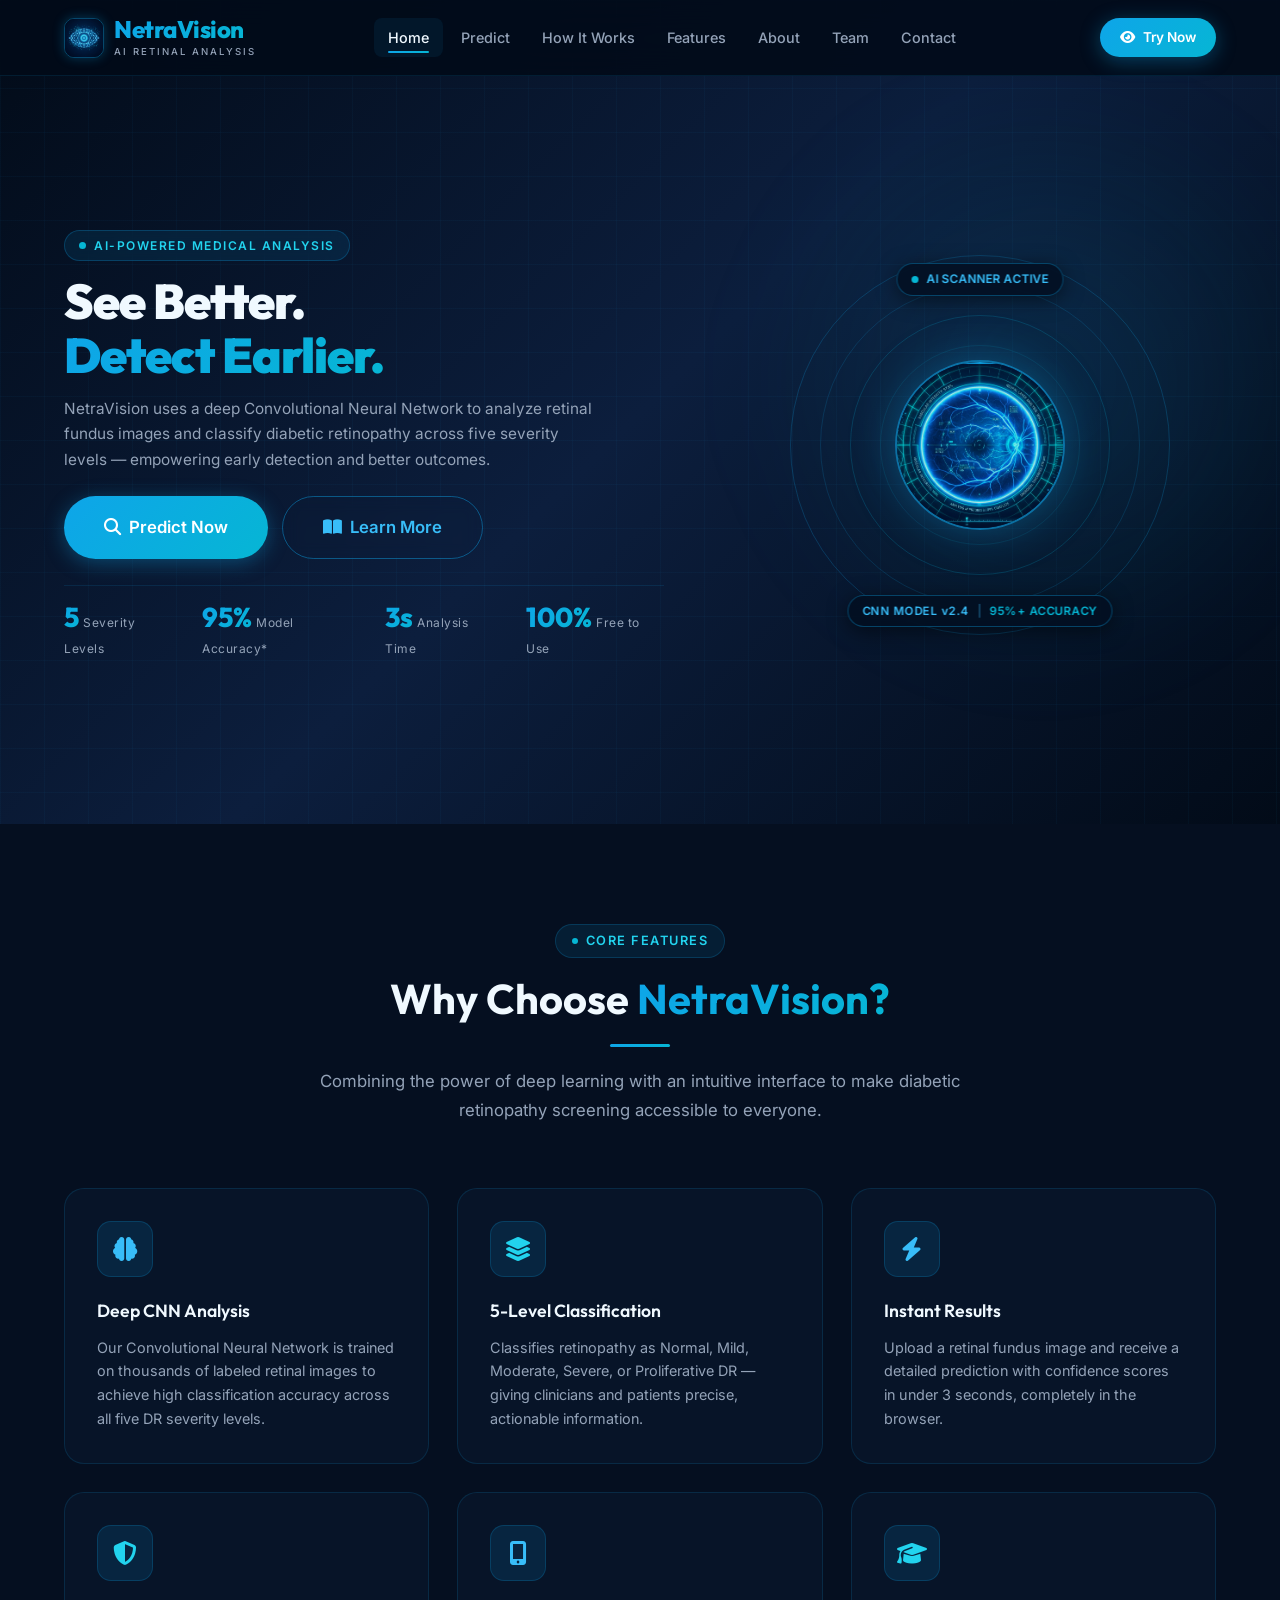
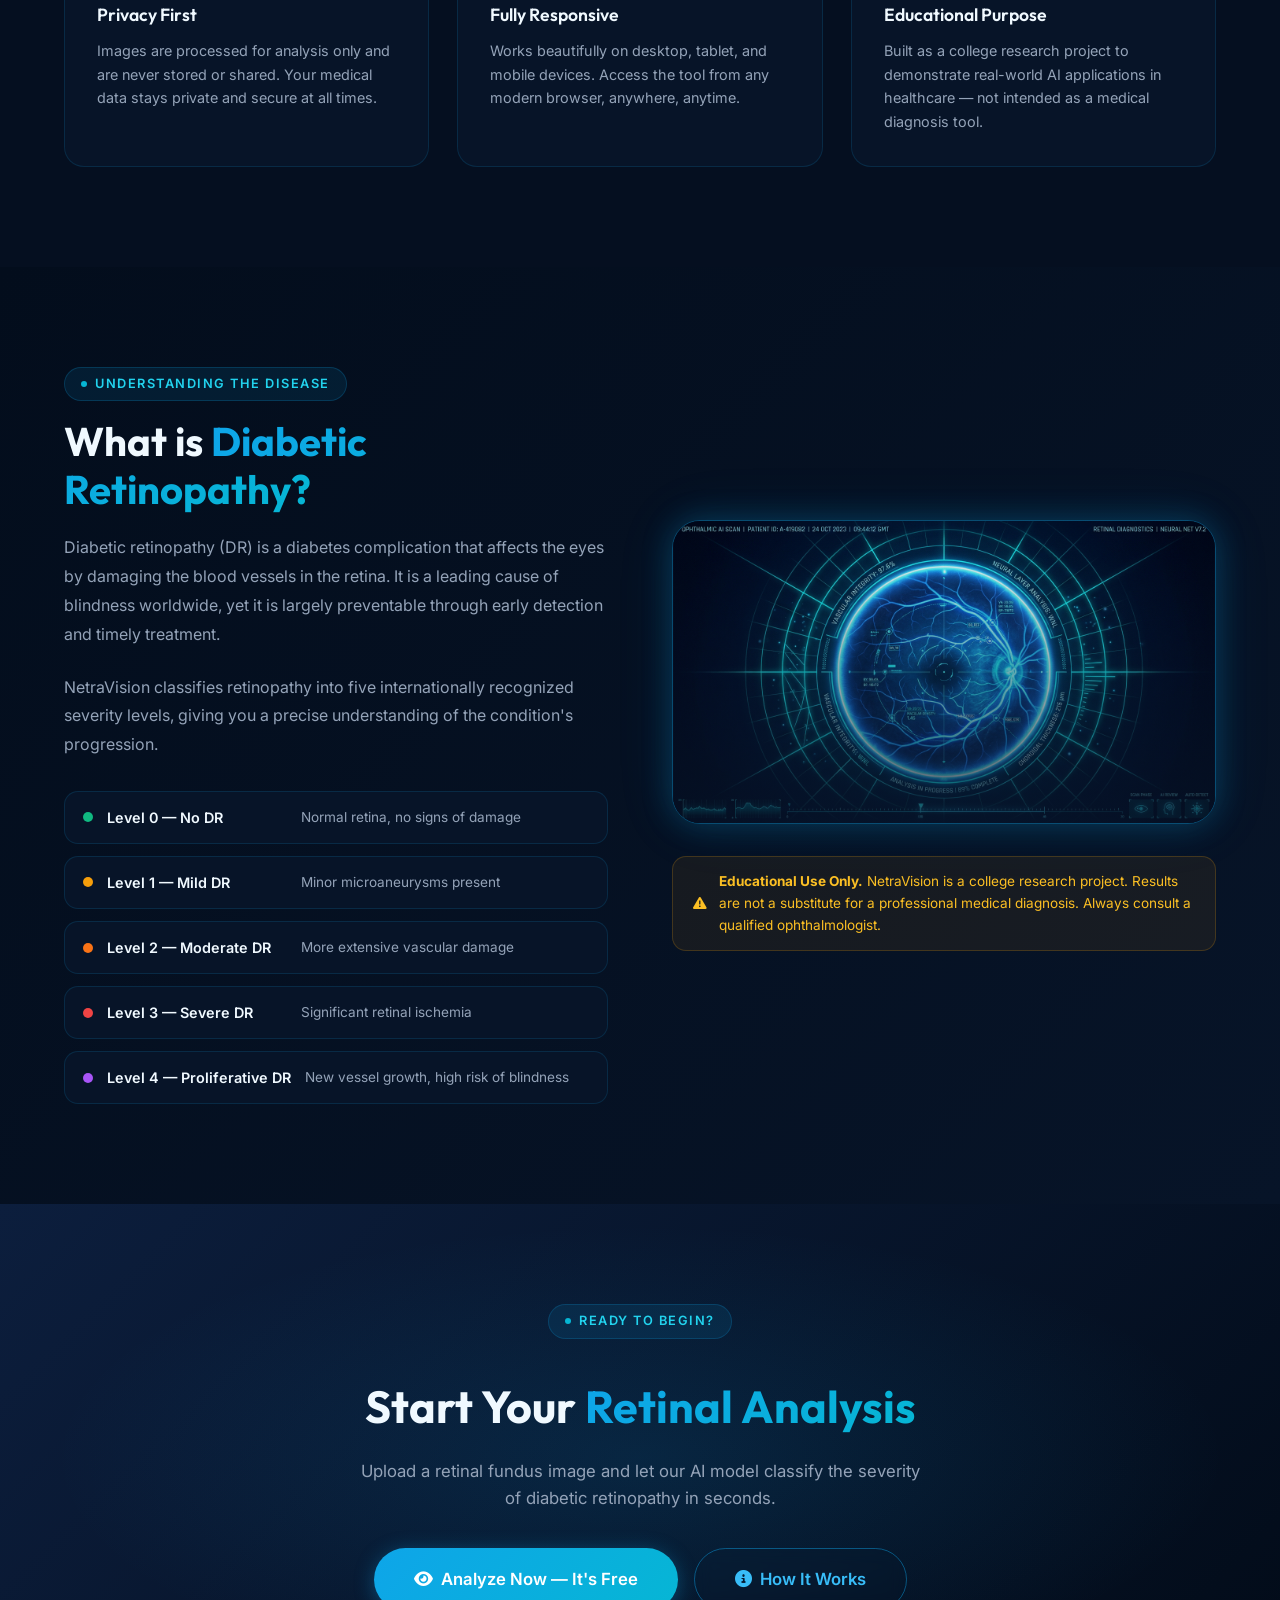
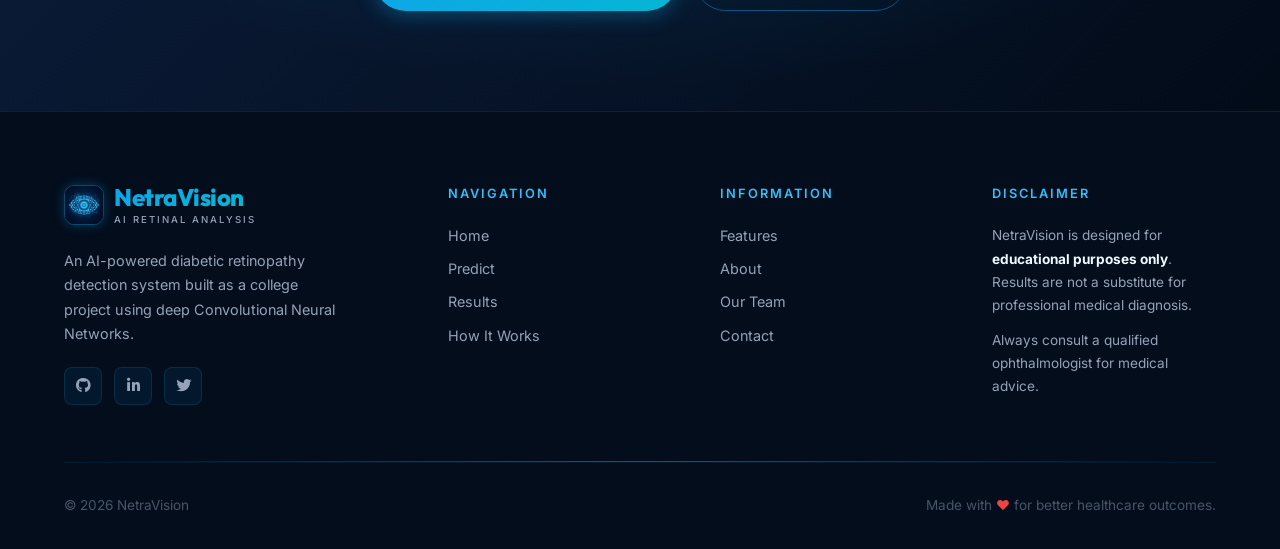
<file: index.html>
<!DOCTYPE html>
<html lang="en">
<head>
  <meta charset="UTF-8" />
  <meta name="viewport" content="width=device-width, initial-scale=1.0" />
  <title>NetraVision — AI-Powered Diabetic Retinopathy Detection</title>
  <meta name="description" content="NetraVision uses a Convolutional Neural Network (CNN) to detect and classify diabetic retinopathy across five severity levels from retinal fundus images." />
  <meta name="keywords" content="diabetic retinopathy, AI detection, CNN, retinal scan, medical AI, eye disease" />
  <link rel="stylesheet" href="css/style.css" />
  <link rel="stylesheet" href="https://cdnjs.cloudflare.com/ajax/libs/font-awesome/6.5.0/css/all.min.css" />
  <style>
    /* ---- Home-page specific styles ---- */
    .features-grid { display: grid; grid-template-columns: repeat(3, 1fr); gap: 28px; }
    .dr-section { background: linear-gradient(135deg, #030d1c, #071428); }
    .dr-grid { display: grid; grid-template-columns: 1fr 1fr; gap: 64px; align-items: center; }
    .dr-levels { display: flex; flex-direction: column; gap: 12px; margin-top: 24px; }
    .level-item {
      display: flex; align-items: center; gap: 14px;
      padding: 14px 18px;
      background: var(--clr-bg-card);
      border: var(--border-card);
      border-radius: var(--border-radius-md);
      font-size: 0.9rem;
      transition: border-color var(--transition-base), transform var(--transition-base);
    }
    .level-item:hover { border-color: rgba(14,165,233,0.35); transform: translateX(4px); }
    .level-dot {
      width: 10px; height: 10px;
      border-radius: 50%;
      flex-shrink: 0;
    }
    .level-item:nth-child(1) .level-dot { background: #10b981; }
    .level-item:nth-child(2) .level-dot { background: #f59e0b; }
    .level-item:nth-child(3) .level-dot { background: #f97316; }
    .level-item:nth-child(4) .level-dot { background: #ef4444; }
    .level-item:nth-child(5) .level-dot { background: #a855f7; }
    .level-name { font-weight: 600; color: var(--clr-text-primary); min-width: 180px; }
    .level-desc { color: var(--clr-text-secondary); font-size: 0.85rem; }
    .dr-image-wrap {
      position: relative;
      border-radius: var(--border-radius-xl);
      overflow: hidden;
      border: var(--border-glow);
      box-shadow: var(--shadow-glow);
    }
    .dr-image-wrap img { width: 100%; object-fit: cover; display: block; }
    .dr-overlay {
      position: absolute; inset: 0;
      background: linear-gradient(to top, rgba(7,20,40,0.7), transparent);
    }
    .cta-section {
      text-align: center;
      background: linear-gradient(135deg, #0c1e3d, #020b18);
      position: relative;
      overflow: hidden;
    }
    .cta-section::before {
      content: '';
      position: absolute;
      inset: 0;
      background: radial-gradient(ellipse at 50% 50%, rgba(14,165,233,0.12) 0%, transparent 65%);
    }
    .cta-section .container { position: relative; z-index: 1; }
    .cta-section h2 { font-family: var(--font-display); font-size: clamp(1.8rem, 3.5vw, 2.8rem); font-weight: 700; margin-bottom: 16px; }
    .cta-section p  { color: var(--clr-text-secondary); font-size: 1.05rem; max-width: 560px; margin-inline: auto; margin-bottom: 36px; }
    .disclaimer-banner {
      background: rgba(245,158,11,0.07);
      border: 1px solid rgba(245,158,11,0.2);
      border-radius: var(--border-radius-md);
      padding: 14px 20px;
      display: flex; align-items: center; gap: 12px;
      font-size: 0.85rem; color: #fbbf24;
      margin-top: 32px;
    }
    @media (max-width: 768px) {
      .features-grid { grid-template-columns: 1fr; }
      .dr-grid { grid-template-columns: 1fr; gap: 40px; }
    }
    @media (max-width: 1024px) {
      .features-grid { grid-template-columns: repeat(2, 1fr); }
    }
  </style>
</head>
<body>

<!-- ============================================================
     NAVBAR
     ============================================================ -->
<nav class="navbar" id="navbar">
  <div class="navbar__inner">
    <a href="index.html" class="navbar__logo" aria-label="NetraVision Home">
      <div class="navbar__logo-icon">
        <img src="assets/images/logo_bg.jpg" alt="NetraVision Logo" />
      </div>
      <div>
        <span class="navbar__logo-text">NetraVision</span>
        <span class="navbar__logo-sub">AI Retinal Analysis</span>
      </div>
    </a>

    <nav class="navbar__nav" aria-label="Main Navigation">
      <a href="index.html"       class="navbar__link" id="nav-home">Home</a>
      <a href="predict.html"     class="navbar__link" id="nav-predict">Predict</a>
      <a href="how-it-works.html"class="navbar__link" id="nav-hiw">How It Works</a>
      <a href="features.html"    class="navbar__link" id="nav-features">Features</a>
      <a href="about.html"       class="navbar__link" id="nav-about">About</a>
      <a href="team.html"        class="navbar__link" id="nav-team">Team</a>
      <a href="contact.html"     class="navbar__link" id="nav-contact">Contact</a>
    </nav>

    <a href="predict.html" class="btn btn--primary btn--sm navbar__cta" id="nav-cta-btn">
      <i class="fas fa-eye"></i> Try Now
    </a>

    <button class="navbar__hamburger" id="hamburger" aria-label="Toggle menu" aria-expanded="false">
      <span></span><span></span><span></span>
    </button>
  </div>

  <!-- Mobile Drawer -->
  <div class="navbar__mobile" id="mobileNav">
    <a href="index.html"        class="navbar__link">Home</a>
    <a href="predict.html"      class="navbar__link">Predict</a>
    <a href="how-it-works.html" class="navbar__link">How It Works</a>
    <a href="features.html"     class="navbar__link">Features</a>
    <a href="about.html"        class="navbar__link">About</a>
    <a href="team.html"         class="navbar__link">Team</a>
    <a href="contact.html"      class="navbar__link">Contact</a>
    <a href="predict.html" class="btn btn--primary mt-sm" style="text-align:center;">
      <i class="fas fa-eye"></i> Try Now
    </a>
  </div>
</nav>

<!-- ============================================================
     HERO SECTION
     ============================================================ -->
<section class="hero" id="home">
  <div class="hero__bg">
    <div class="hero__bg-grid"></div>
    <div class="hero__bg-glow"></div>
  </div>
  <div class="hero__particles" aria-hidden="true"></div>

  <div class="container hero__container">
    <div class="hero__layout">
      <!-- Left: Hero Text & Actions -->
      <div class="hero__content">
        <div class="hero__badge" data-reveal>
          <span class="hero__badge-dot"></span>
          AI-Powered Medical Analysis
        </div>

        <h1 class="hero__title" data-reveal data-reveal-delay="1">
          See Better.<br />
          <span class="text-gradient">Detect Earlier.</span>
        </h1>

        <p class="hero__subtitle" data-reveal data-reveal-delay="2">
          NetraVision uses a deep Convolutional Neural Network to analyze retinal fundus images and classify diabetic retinopathy across five severity levels — empowering early detection and better outcomes.
        </p>

        <div class="hero__cta" data-reveal data-reveal-delay="3">
          <a href="predict.html" class="btn btn--primary btn--lg" id="hero-predict-btn">
            <i class="fas fa-search"></i> Predict Now
          </a>
          <a href="#learn-more" class="btn btn--outline btn--lg" id="hero-learn-btn">
            <i class="fas fa-book-open"></i> Learn More
          </a>
        </div>

        <div class="hero__stats" data-reveal data-reveal-delay="4">
          <div class="stat">
            <span class="stat__value" data-counter="5" data-suffix="">5</span>
            <span class="stat__label">Severity Levels</span>
          </div>
          <div class="stat">
            <span class="stat__value" data-counter="95" data-suffix="%">95%</span>
            <span class="stat__label">Model Accuracy*</span>
          </div>
          <div class="stat">
            <span class="stat__value" data-counter="3" data-suffix="s">&lt;3s</span>
            <span class="stat__label">Analysis Time</span>
          </div>
          <div class="stat">
            <span class="stat__value" data-counter="100" data-suffix="%">100%</span>
            <span class="stat__label">Free to Use</span>
          </div>
        </div>
      </div>

      <!-- Right: Scanning Eye Visual HUD -->
      <div class="hero__visual-col" data-reveal data-reveal-delay="2">
        <div class="hero__visual" aria-hidden="true">
          <div class="scan-ring"></div>
          <div class="scan-ring"></div>
          <div class="scan-ring"></div>
          <div class="scan-ring"></div>
          <div class="scan-center">
            <img src="assets/images/hero_retina.jpg" alt="Retinal Fundus Scan" />
            <div class="scan-line"></div>
          </div>
          <!-- Clean floating HUD badges that don't collide -->
          <div class="scan-badge scan-badge--top">
            <span class="hero__badge-dot" style="margin:0;"></span>
            <span>AI SCANNER ACTIVE</span>
          </div>
          <div class="scan-badge scan-badge--bottom">
            <span>CNN MODEL v2.4</span>
            <span style="opacity:0.4;">|</span>
            <span style="color:var(--clr-cyan);">95%+ ACCURACY</span>
          </div>
        </div>
      </div>
    </div>
  </div>
</section>

<!-- ============================================================
     LEARN MORE ANCHOR / FEATURES
     ============================================================ -->
<section class="section" id="learn-more" style="background: var(--clr-bg-secondary);">
  <div class="container">
    <div class="section-header" data-reveal>
      <div class="section-badge">Core Features</div>
      <h2>Why Choose <span class="text-gradient">NetraVision?</span></h2>
      <div class="section-divider"></div>
      <p>Combining the power of deep learning with an intuitive interface to make diabetic retinopathy screening accessible to everyone.</p>
    </div>

    <div class="features-grid">
      <div class="card" data-reveal data-reveal-delay="1">
        <div class="card__icon"><i class="fas fa-brain" style="color:var(--clr-blue-light)"></i></div>
        <h3>Deep CNN Analysis</h3>
        <p>Our Convolutional Neural Network is trained on thousands of labeled retinal images to achieve high classification accuracy across all five DR severity levels.</p>
      </div>
      <div class="card" data-reveal data-reveal-delay="2">
        <div class="card__icon"><i class="fas fa-layer-group" style="color:var(--clr-cyan-light)"></i></div>
        <h3>5-Level Classification</h3>
        <p>Classifies retinopathy as Normal, Mild, Moderate, Severe, or Proliferative DR — giving clinicians and patients precise, actionable information.</p>
      </div>
      <div class="card" data-reveal data-reveal-delay="3">
        <div class="card__icon"><i class="fas fa-bolt" style="color:var(--clr-blue-light)"></i></div>
        <h3>Instant Results</h3>
        <p>Upload a retinal fundus image and receive a detailed prediction with confidence scores in under 3 seconds, completely in the browser.</p>
      </div>
      <div class="card" data-reveal data-reveal-delay="4">
        <div class="card__icon"><i class="fas fa-shield-alt" style="color:var(--clr-cyan-light)"></i></div>
        <h3>Privacy First</h3>
        <p>Images are processed for analysis only and are never stored or shared. Your medical data stays private and secure at all times.</p>
      </div>
      <div class="card" data-reveal data-reveal-delay="5">
        <div class="card__icon"><i class="fas fa-mobile-alt" style="color:var(--clr-blue-light)"></i></div>
        <h3>Fully Responsive</h3>
        <p>Works beautifully on desktop, tablet, and mobile devices. Access the tool from any modern browser, anywhere, anytime.</p>
      </div>
      <div class="card" data-reveal data-reveal-delay="6">
        <div class="card__icon"><i class="fas fa-graduation-cap" style="color:var(--clr-cyan-light)"></i></div>
        <h3>Educational Purpose</h3>
        <p>Built as a college research project to demonstrate real-world AI applications in healthcare — not intended as a medical diagnosis tool.</p>
      </div>
    </div>
  </div>
</section>

<!-- ============================================================
     DR EXPLAINER
     ============================================================ -->
<section class="section dr-section" id="about-dr">
  <div class="container">
    <div class="dr-grid">
      <div data-reveal>
        <div class="section-badge">Understanding the Disease</div>
        <h2 style="font-family:var(--font-display);font-size:clamp(1.8rem,3.5vw,2.5rem);font-weight:700;line-height:1.2;margin-bottom:20px;">
          What is <span class="text-gradient">Diabetic Retinopathy?</span>
        </h2>
        <p style="color:var(--clr-text-secondary);line-height:1.8;margin-bottom:24px;">
          Diabetic retinopathy (DR) is a diabetes complication that affects the eyes by damaging the blood vessels in the retina. It is a leading cause of blindness worldwide, yet it is largely preventable through early detection and timely treatment.
        </p>
        <p style="color:var(--clr-text-secondary);line-height:1.8;margin-bottom:32px;">
          NetraVision classifies retinopathy into five internationally recognized severity levels, giving you a precise understanding of the condition's progression.
        </p>

        <div class="dr-levels">
          <div class="level-item">
            <span class="level-dot"></span>
            <span class="level-name">Level 0 — No DR</span>
            <span class="level-desc">Normal retina, no signs of damage</span>
          </div>
          <div class="level-item">
            <span class="level-dot"></span>
            <span class="level-name">Level 1 — Mild DR</span>
            <span class="level-desc">Minor microaneurysms present</span>
          </div>
          <div class="level-item">
            <span class="level-dot"></span>
            <span class="level-name">Level 2 — Moderate DR</span>
            <span class="level-desc">More extensive vascular damage</span>
          </div>
          <div class="level-item">
            <span class="level-dot"></span>
            <span class="level-name">Level 3 — Severe DR</span>
            <span class="level-desc">Significant retinal ischemia</span>
          </div>
          <div class="level-item">
            <span class="level-dot"></span>
            <span class="level-name">Level 4 — Proliferative DR</span>
            <span class="level-desc">New vessel growth, high risk of blindness</span>
          </div>
        </div>
      </div>

      <div data-reveal class="delay-2">
        <div class="dr-image-wrap">
          <img src="assets/images/hero_retina.jpg" alt="Retinal fundus image showing diabetic retinopathy features" />
          <div class="dr-overlay"></div>
        </div>
        <div class="disclaimer-banner">
          <i class="fas fa-exclamation-triangle"></i>
          <p><strong>Educational Use Only.</strong> NetraVision is a college research project. Results are not a substitute for a professional medical diagnosis. Always consult a qualified ophthalmologist.</p>
        </div>
      </div>
    </div>
  </div>
</section>

<!-- ============================================================
     CALL TO ACTION
     ============================================================ -->
<section class="section cta-section">
  <div class="container">
    <div data-reveal>
      <div class="section-badge" style="margin-inline:auto;display:inline-flex;">Ready to Begin?</div>
      <h2 style="margin-top:16px;">Start Your <span class="text-gradient">Retinal Analysis</span></h2>
      <p>Upload a retinal fundus image and let our AI model classify the severity of diabetic retinopathy in seconds.</p>
      <div style="display:flex;gap:16px;justify-content:center;flex-wrap:wrap;">
        <a href="predict.html" class="btn btn--primary btn--lg" id="cta-predict-btn">
          <i class="fas fa-eye"></i> Analyze Now — It's Free
        </a>
        <a href="how-it-works.html" class="btn btn--outline btn--lg" id="cta-hiw-btn">
          <i class="fas fa-info-circle"></i> How It Works
        </a>
      </div>
    </div>
  </div>
</section>

<!-- ============================================================
     FOOTER
     ============================================================ -->
<footer class="footer">
  <div class="container">
    <div class="footer__grid">
      <div class="footer__brand">
        <a href="index.html" class="navbar__logo" style="display:inline-flex;margin-bottom:8px;">
          <div class="navbar__logo-icon">
            <img src="assets/images/logo_bg.jpg" alt="NetraVision" />
          </div>
          <div>
            <span class="navbar__logo-text">NetraVision</span>
            <span class="navbar__logo-sub">AI Retinal Analysis</span>
          </div>
        </a>
        <p>An AI-powered diabetic retinopathy detection system built as a college project using deep Convolutional Neural Networks.</p>
        <div class="footer__social" style="margin-top:20px;">
          <a href="#" class="social-icon" aria-label="GitHub"><i class="fab fa-github"></i></a>
          <a href="#" class="social-icon" aria-label="LinkedIn"><i class="fab fa-linkedin-in"></i></a>
          <a href="#" class="social-icon" aria-label="Twitter"><i class="fab fa-twitter"></i></a>
        </div>
      </div>

      <div>
        <div class="footer__heading">Navigation</div>
        <nav class="footer__links">
          <a href="index.html">Home</a>
          <a href="predict.html">Predict</a>
          <a href="results.html">Results</a>
          <a href="how-it-works.html">How It Works</a>
        </nav>
      </div>

      <div>
        <div class="footer__heading">Information</div>
        <nav class="footer__links">
          <a href="features.html">Features</a>
          <a href="about.html">About</a>
          <a href="team.html">Our Team</a>
          <a href="contact.html">Contact</a>
        </nav>
      </div>

      <div>
        <div class="footer__heading">Disclaimer</div>
        <p style="color:var(--clr-text-secondary);font-size:0.85rem;line-height:1.7;">
          NetraVision is designed for <strong style="color:var(--clr-text-primary);">educational purposes only</strong>. Results are not a substitute for professional medical diagnosis.
        </p>
        <p style="color:var(--clr-text-secondary);font-size:0.85rem;line-height:1.7;margin-top:12px;">
          Always consult a qualified ophthalmologist for medical advice.
        </p>
      </div>
    </div>

    <div class="glow-line"></div>

    <div class="footer__bottom">
      <p>© 2026 NetraVision</p>
      <p>Made with <span style="color:#ef4444;">❤</span> for better healthcare outcomes.</p>
    </div>
  </div>
</footer>

<script src="js/main.js"></script>
</body>
</html>
</file>
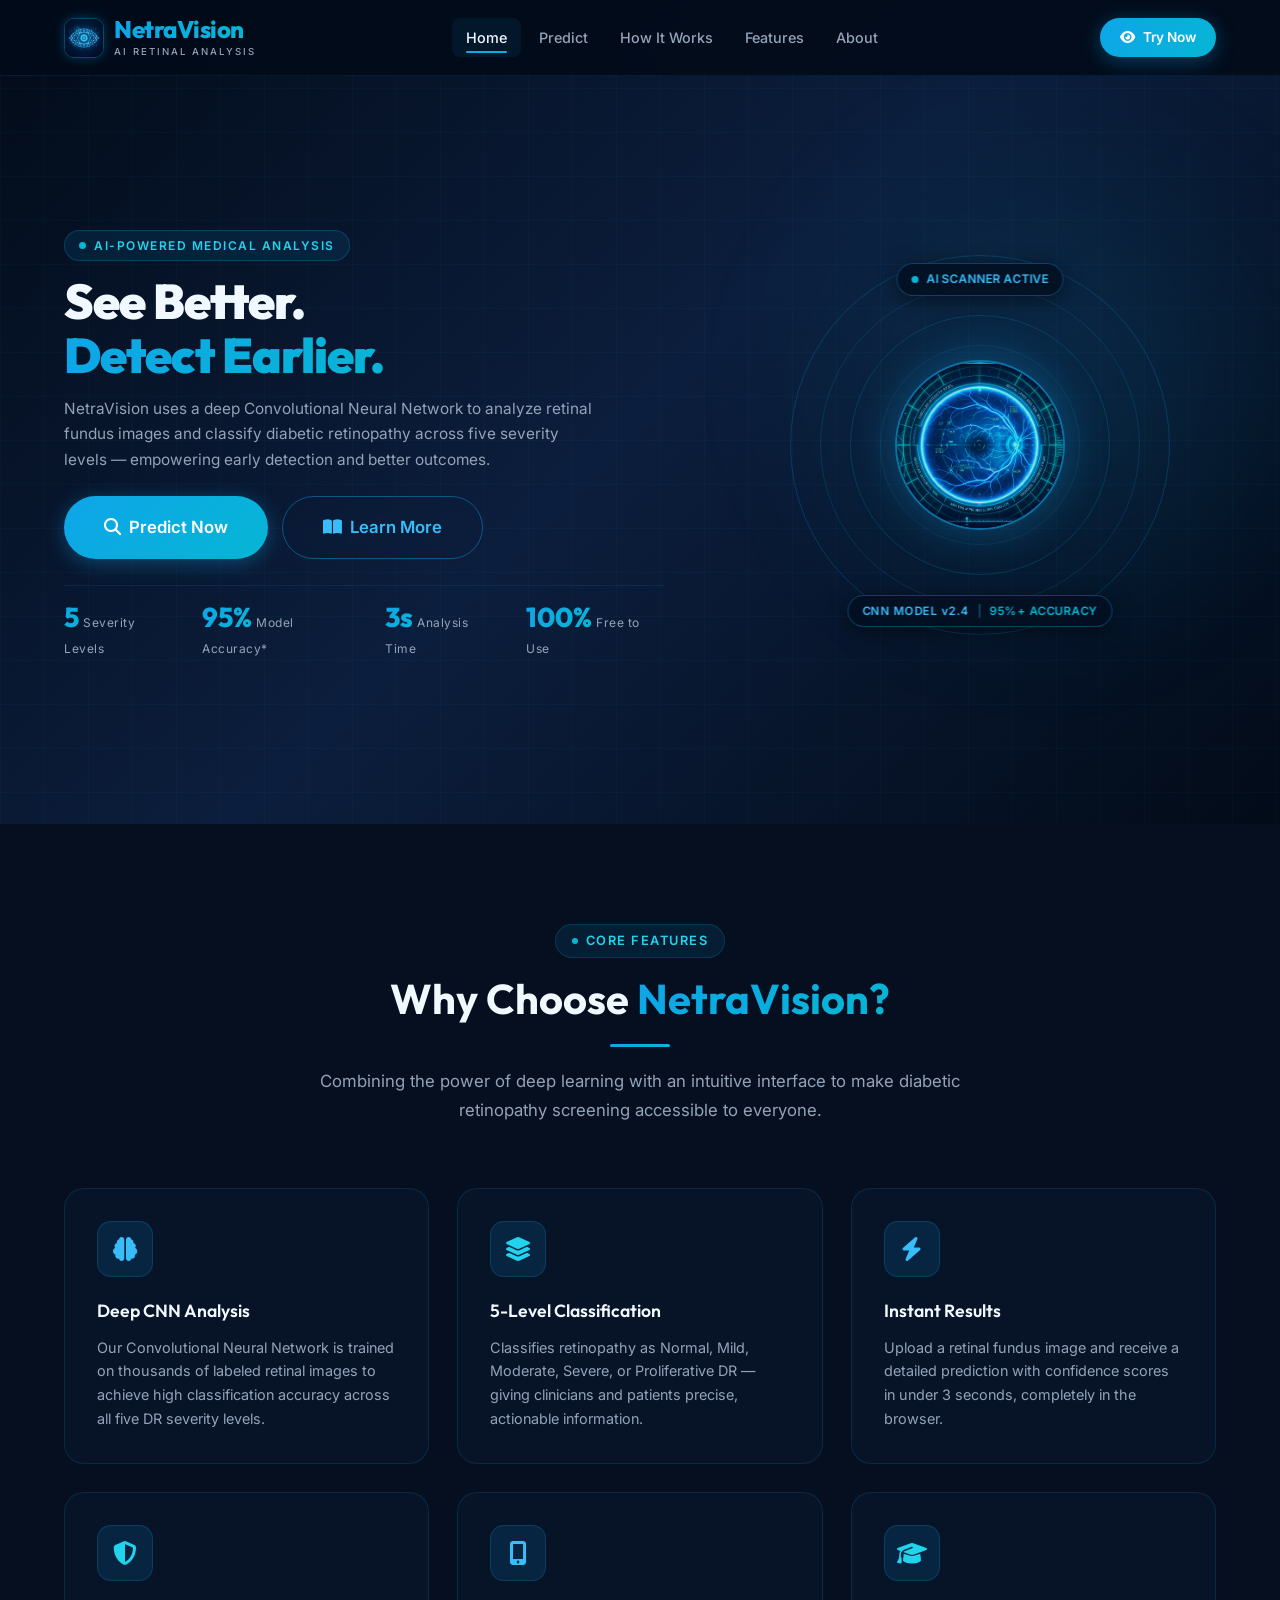
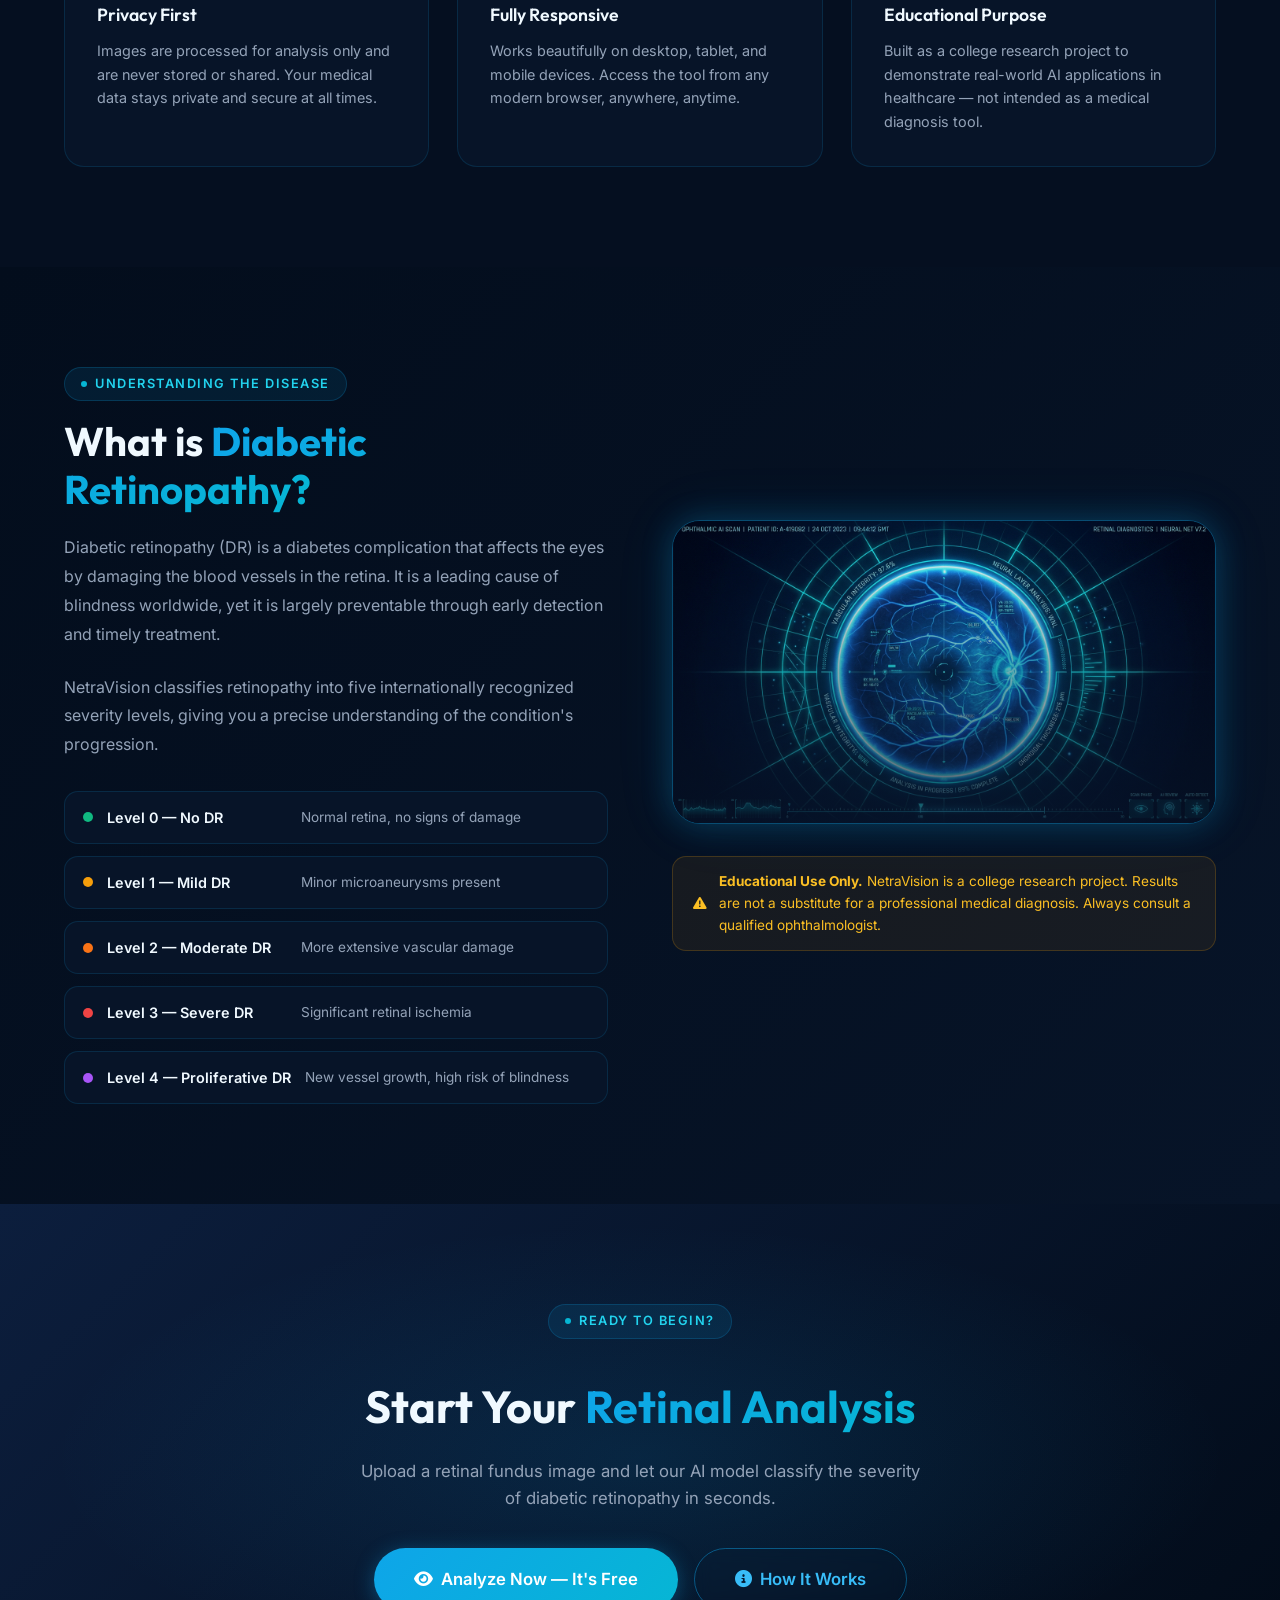
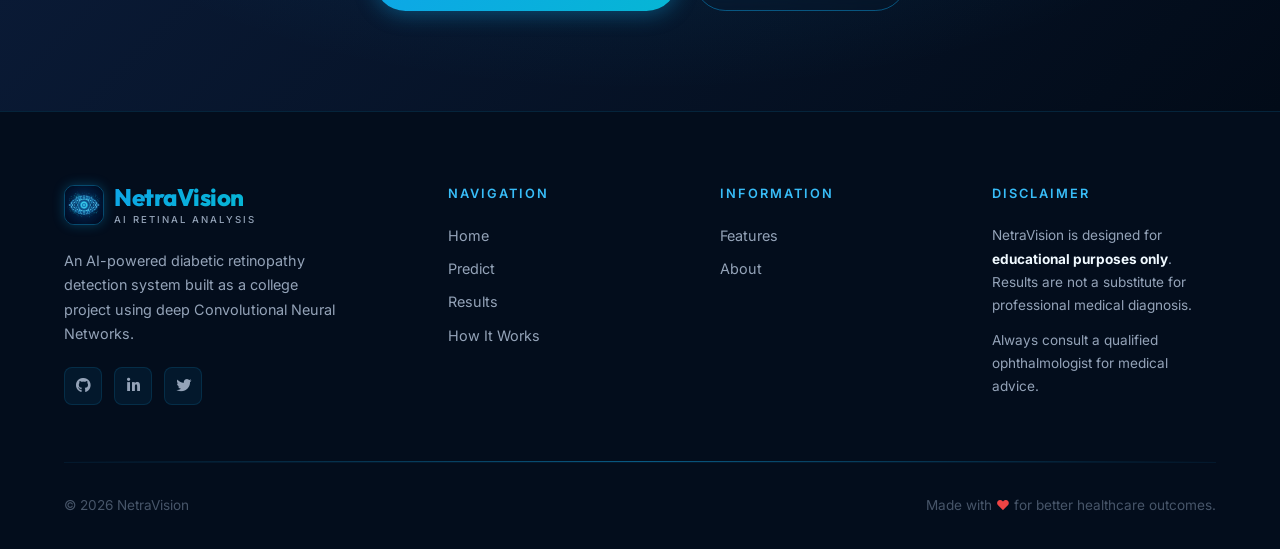
<file: frontend/index.html>
<!DOCTYPE html>
<html lang="en">
<head>
  <meta charset="UTF-8" />
  <meta name="viewport" content="width=device-width, initial-scale=1.0" />
  <title>NetraVision — AI-Powered Diabetic Retinopathy Detection</title>
  <meta name="description" content="NetraVision uses a Convolutional Neural Network (CNN) to detect and classify diabetic retinopathy across five severity levels from retinal fundus images." />
  <meta name="keywords" content="diabetic retinopathy, AI detection, CNN, retinal scan, medical AI, eye disease" />
  <link rel="stylesheet" href="css/style.css" />
  <link rel="stylesheet" href="https://cdnjs.cloudflare.com/ajax/libs/font-awesome/6.5.0/css/all.min.css" />
  <style>
    /* ---- Home-page specific styles ---- */
    .features-grid { display: grid; grid-template-columns: repeat(3, 1fr); gap: 28px; }
    .dr-section { background: linear-gradient(135deg, #030d1c, #071428); }
    .dr-grid { display: grid; grid-template-columns: 1fr 1fr; gap: 64px; align-items: center; }
    .dr-levels { display: flex; flex-direction: column; gap: 12px; margin-top: 24px; }
    .level-item {
      display: flex; align-items: center; gap: 14px;
      padding: 14px 18px;
      background: var(--clr-bg-card);
      border: var(--border-card);
      border-radius: var(--border-radius-md);
      font-size: 0.9rem;
      transition: border-color var(--transition-base), transform var(--transition-base);
    }
    .level-item:hover { border-color: rgba(14,165,233,0.35); transform: translateX(4px); }
    .level-dot {
      width: 10px; height: 10px;
      border-radius: 50%;
      flex-shrink: 0;
    }
    .level-item:nth-child(1) .level-dot { background: #10b981; }
    .level-item:nth-child(2) .level-dot { background: #f59e0b; }
    .level-item:nth-child(3) .level-dot { background: #f97316; }
    .level-item:nth-child(4) .level-dot { background: #ef4444; }
    .level-item:nth-child(5) .level-dot { background: #a855f7; }
    .level-name { font-weight: 600; color: var(--clr-text-primary); min-width: 180px; }
    .level-desc { color: var(--clr-text-secondary); font-size: 0.85rem; }
    .dr-image-wrap {
      position: relative;
      border-radius: var(--border-radius-xl);
      overflow: hidden;
      border: var(--border-glow);
      box-shadow: var(--shadow-glow);
    }
    .dr-image-wrap img { width: 100%; object-fit: cover; display: block; }
    .dr-overlay {
      position: absolute; inset: 0;
      background: linear-gradient(to top, rgba(7,20,40,0.7), transparent);
    }
    .cta-section {
      text-align: center;
      background: linear-gradient(135deg, #0c1e3d, #020b18);
      position: relative;
      overflow: hidden;
    }
    .cta-section::before {
      content: '';
      position: absolute;
      inset: 0;
      background: radial-gradient(ellipse at 50% 50%, rgba(14,165,233,0.12) 0%, transparent 65%);
    }
    .cta-section .container { position: relative; z-index: 1; }
    .cta-section h2 { font-family: var(--font-display); font-size: clamp(1.8rem, 3.5vw, 2.8rem); font-weight: 700; margin-bottom: 16px; }
    .cta-section p  { color: var(--clr-text-secondary); font-size: 1.05rem; max-width: 560px; margin-inline: auto; margin-bottom: 36px; }
    .disclaimer-banner {
      background: rgba(245,158,11,0.07);
      border: 1px solid rgba(245,158,11,0.2);
      border-radius: var(--border-radius-md);
      padding: 14px 20px;
      display: flex; align-items: center; gap: 12px;
      font-size: 0.85rem; color: #fbbf24;
      margin-top: 32px;
    }
    @media (max-width: 768px) {
      .features-grid { grid-template-columns: 1fr; }
      .dr-grid { grid-template-columns: 1fr; gap: 40px; }
    }
    @media (max-width: 1024px) {
      .features-grid { grid-template-columns: repeat(2, 1fr); }
    }
  </style>
</head>
<body>

<!-- ============================================================
     NAVBAR
     ============================================================ -->
<nav class="navbar" id="navbar">
  <div class="navbar__inner">
    <a href="index.html" class="navbar__logo" aria-label="NetraVision Home">
      <div class="navbar__logo-icon">
        <img src="assets/images/logo_bg.jpg" alt="NetraVision Logo" />
      </div>
      <div>
        <span class="navbar__logo-text">NetraVision</span>
        <span class="navbar__logo-sub">AI Retinal Analysis</span>
      </div>
    </a>

    <nav class="navbar__nav" aria-label="Main Navigation">
      <a href="index.html"       class="navbar__link" id="nav-home">Home</a>
      <a href="predict.html"     class="navbar__link" id="nav-predict">Predict</a>
      <a href="how-it-works.html"class="navbar__link" id="nav-hiw">How It Works</a>
      <a href="features.html"    class="navbar__link" id="nav-features">Features</a>
      <a href="about.html"       class="navbar__link" id="nav-about">About</a>
    </nav>

    <a href="predict.html" class="btn btn--primary btn--sm navbar__cta" id="nav-cta-btn">
      <i class="fas fa-eye"></i> Try Now
    </a>

    <button class="navbar__hamburger" id="hamburger" aria-label="Toggle menu" aria-expanded="false">
      <span></span><span></span><span></span>
    </button>
  </div>

  <!-- Mobile Drawer -->
  <div class="navbar__mobile" id="mobileNav">
    <a href="index.html"        class="navbar__link">Home</a>
    <a href="predict.html"      class="navbar__link">Predict</a>
    <a href="how-it-works.html" class="navbar__link">How It Works</a>
    <a href="features.html"     class="navbar__link">Features</a>
    <a href="about.html"        class="navbar__link">About</a>
    <a href="predict.html" class="btn btn--primary mt-sm" style="text-align:center;">
      <i class="fas fa-eye"></i> Try Now
    </a>
  </div>
</nav>

<!-- ============================================================
     HERO SECTION
     ============================================================ -->
<section class="hero" id="home">
  <div class="hero__bg">
    <div class="hero__bg-grid"></div>
    <div class="hero__bg-glow"></div>
  </div>
  <div class="hero__particles" aria-hidden="true"></div>

  <div class="container hero__container">
    <div class="hero__layout">
      <!-- Left: Hero Text & Actions -->
      <div class="hero__content">
        <div class="hero__badge" data-reveal>
          <span class="hero__badge-dot"></span>
          AI-Powered Medical Analysis
        </div>

        <h1 class="hero__title" data-reveal data-reveal-delay="1">
          See Better.<br />
          <span class="text-gradient">Detect Earlier.</span>
        </h1>

        <p class="hero__subtitle" data-reveal data-reveal-delay="2">
          NetraVision uses a deep Convolutional Neural Network to analyze retinal fundus images and classify diabetic retinopathy across five severity levels — empowering early detection and better outcomes.
        </p>

        <div class="hero__cta" data-reveal data-reveal-delay="3">
          <a href="predict.html" class="btn btn--primary btn--lg" id="hero-predict-btn">
            <i class="fas fa-search"></i> Predict Now
          </a>
          <a href="#learn-more" class="btn btn--outline btn--lg" id="hero-learn-btn">
            <i class="fas fa-book-open"></i> Learn More
          </a>
        </div>

        <div class="hero__stats" data-reveal data-reveal-delay="4">
          <div class="stat">
            <span class="stat__value" data-counter="5" data-suffix="">5</span>
            <span class="stat__label">Severity Levels</span>
          </div>
          <div class="stat">
            <span class="stat__value" data-counter="95" data-suffix="%">95%</span>
            <span class="stat__label">Model Accuracy*</span>
          </div>
          <div class="stat">
            <span class="stat__value" data-counter="3" data-suffix="s">&lt;3s</span>
            <span class="stat__label">Analysis Time</span>
          </div>
          <div class="stat">
            <span class="stat__value" data-counter="100" data-suffix="%">100%</span>
            <span class="stat__label">Free to Use</span>
          </div>
        </div>
      </div>

      <!-- Right: Scanning Eye Visual HUD -->
      <div class="hero__visual-col" data-reveal data-reveal-delay="2">
        <div class="hero__visual" aria-hidden="true">
          <div class="scan-ring"></div>
          <div class="scan-ring"></div>
          <div class="scan-ring"></div>
          <div class="scan-ring"></div>
          <div class="scan-center">
            <img src="assets/images/hero_retina.jpg" alt="Retinal Fundus Scan" />
            <div class="scan-line"></div>
          </div>
          <!-- Clean floating HUD badges that don't collide -->
          <div class="scan-badge scan-badge--top">
            <span class="hero__badge-dot" style="margin:0;"></span>
            <span>AI SCANNER ACTIVE</span>
          </div>
          <div class="scan-badge scan-badge--bottom">
            <span>CNN MODEL v2.4</span>
            <span style="opacity:0.4;">|</span>
            <span style="color:var(--clr-cyan);">95%+ ACCURACY</span>
          </div>
        </div>
      </div>
    </div>
  </div>
</section>

<!-- ============================================================
     LEARN MORE ANCHOR / FEATURES
     ============================================================ -->
<section class="section" id="learn-more" style="background: var(--clr-bg-secondary);">
  <div class="container">
    <div class="section-header" data-reveal>
      <div class="section-badge">Core Features</div>
      <h2>Why Choose <span class="text-gradient">NetraVision?</span></h2>
      <div class="section-divider"></div>
      <p>Combining the power of deep learning with an intuitive interface to make diabetic retinopathy screening accessible to everyone.</p>
    </div>

    <div class="features-grid">
      <div class="card" data-reveal data-reveal-delay="1">
        <div class="card__icon"><i class="fas fa-brain" style="color:var(--clr-blue-light)"></i></div>
        <h3>Deep CNN Analysis</h3>
        <p>Our Convolutional Neural Network is trained on thousands of labeled retinal images to achieve high classification accuracy across all five DR severity levels.</p>
      </div>
      <div class="card" data-reveal data-reveal-delay="2">
        <div class="card__icon"><i class="fas fa-layer-group" style="color:var(--clr-cyan-light)"></i></div>
        <h3>5-Level Classification</h3>
        <p>Classifies retinopathy as Normal, Mild, Moderate, Severe, or Proliferative DR — giving clinicians and patients precise, actionable information.</p>
      </div>
      <div class="card" data-reveal data-reveal-delay="3">
        <div class="card__icon"><i class="fas fa-bolt" style="color:var(--clr-blue-light)"></i></div>
        <h3>Instant Results</h3>
        <p>Upload a retinal fundus image and receive a detailed prediction with confidence scores in under 3 seconds, completely in the browser.</p>
      </div>
      <div class="card" data-reveal data-reveal-delay="4">
        <div class="card__icon"><i class="fas fa-shield-alt" style="color:var(--clr-cyan-light)"></i></div>
        <h3>Privacy First</h3>
        <p>Images are processed for analysis only and are never stored or shared. Your medical data stays private and secure at all times.</p>
      </div>
      <div class="card" data-reveal data-reveal-delay="5">
        <div class="card__icon"><i class="fas fa-mobile-alt" style="color:var(--clr-blue-light)"></i></div>
        <h3>Fully Responsive</h3>
        <p>Works beautifully on desktop, tablet, and mobile devices. Access the tool from any modern browser, anywhere, anytime.</p>
      </div>
      <div class="card" data-reveal data-reveal-delay="6">
        <div class="card__icon"><i class="fas fa-graduation-cap" style="color:var(--clr-cyan-light)"></i></div>
        <h3>Educational Purpose</h3>
        <p>Built as a college research project to demonstrate real-world AI applications in healthcare — not intended as a medical diagnosis tool.</p>
      </div>
    </div>
  </div>
</section>

<!-- ============================================================
     DR EXPLAINER
     ============================================================ -->
<section class="section dr-section" id="about-dr">
  <div class="container">
    <div class="dr-grid">
      <div data-reveal>
        <div class="section-badge">Understanding the Disease</div>
        <h2 style="font-family:var(--font-display);font-size:clamp(1.8rem,3.5vw,2.5rem);font-weight:700;line-height:1.2;margin-bottom:20px;">
          What is <span class="text-gradient">Diabetic Retinopathy?</span>
        </h2>
        <p style="color:var(--clr-text-secondary);line-height:1.8;margin-bottom:24px;">
          Diabetic retinopathy (DR) is a diabetes complication that affects the eyes by damaging the blood vessels in the retina. It is a leading cause of blindness worldwide, yet it is largely preventable through early detection and timely treatment.
        </p>
        <p style="color:var(--clr-text-secondary);line-height:1.8;margin-bottom:32px;">
          NetraVision classifies retinopathy into five internationally recognized severity levels, giving you a precise understanding of the condition's progression.
        </p>

        <div class="dr-levels">
          <div class="level-item">
            <span class="level-dot"></span>
            <span class="level-name">Level 0 — No DR</span>
            <span class="level-desc">Normal retina, no signs of damage</span>
          </div>
          <div class="level-item">
            <span class="level-dot"></span>
            <span class="level-name">Level 1 — Mild DR</span>
            <span class="level-desc">Minor microaneurysms present</span>
          </div>
          <div class="level-item">
            <span class="level-dot"></span>
            <span class="level-name">Level 2 — Moderate DR</span>
            <span class="level-desc">More extensive vascular damage</span>
          </div>
          <div class="level-item">
            <span class="level-dot"></span>
            <span class="level-name">Level 3 — Severe DR</span>
            <span class="level-desc">Significant retinal ischemia</span>
          </div>
          <div class="level-item">
            <span class="level-dot"></span>
            <span class="level-name">Level 4 — Proliferative DR</span>
            <span class="level-desc">New vessel growth, high risk of blindness</span>
          </div>
        </div>
      </div>

      <div data-reveal class="delay-2">
        <div class="dr-image-wrap">
          <img src="assets/images/hero_retina.jpg" alt="Retinal fundus image showing diabetic retinopathy features" />
          <div class="dr-overlay"></div>
        </div>
        <div class="disclaimer-banner">
          <i class="fas fa-exclamation-triangle"></i>
          <p><strong>Educational Use Only.</strong> NetraVision is a college research project. Results are not a substitute for a professional medical diagnosis. Always consult a qualified ophthalmologist.</p>
        </div>
      </div>
    </div>
  </div>
</section>

<!-- ============================================================
     CALL TO ACTION
     ============================================================ -->
<section class="section cta-section">
  <div class="container">
    <div data-reveal>
      <div class="section-badge" style="margin-inline:auto;display:inline-flex;">Ready to Begin?</div>
      <h2 style="margin-top:16px;">Start Your <span class="text-gradient">Retinal Analysis</span></h2>
      <p>Upload a retinal fundus image and let our AI model classify the severity of diabetic retinopathy in seconds.</p>
      <div style="display:flex;gap:16px;justify-content:center;flex-wrap:wrap;">
        <a href="predict.html" class="btn btn--primary btn--lg" id="cta-predict-btn">
          <i class="fas fa-eye"></i> Analyze Now — It's Free
        </a>
        <a href="how-it-works.html" class="btn btn--outline btn--lg" id="cta-hiw-btn">
          <i class="fas fa-info-circle"></i> How It Works
        </a>
      </div>
    </div>
  </div>
</section>

<!-- ============================================================
     FOOTER
     ============================================================ -->
<footer class="footer">
  <div class="container">
    <div class="footer__grid">
      <div class="footer__brand">
        <a href="index.html" class="navbar__logo" style="display:inline-flex;margin-bottom:8px;">
          <div class="navbar__logo-icon">
            <img src="assets/images/logo_bg.jpg" alt="NetraVision" />
          </div>
          <div>
            <span class="navbar__logo-text">NetraVision</span>
            <span class="navbar__logo-sub">AI Retinal Analysis</span>
          </div>
        </a>
        <p>An AI-powered diabetic retinopathy detection system built as a college project using deep Convolutional Neural Networks.</p>
        <div class="footer__social" style="margin-top:20px;">
          <a href="#" class="social-icon" aria-label="GitHub"><i class="fab fa-github"></i></a>
          <a href="#" class="social-icon" aria-label="LinkedIn"><i class="fab fa-linkedin-in"></i></a>
          <a href="#" class="social-icon" aria-label="Twitter"><i class="fab fa-twitter"></i></a>
        </div>
      </div>

      <div>
        <div class="footer__heading">Navigation</div>
        <nav class="footer__links">
          <a href="index.html">Home</a>
          <a href="predict.html">Predict</a>
          <a href="results.html">Results</a>
          <a href="how-it-works.html">How It Works</a>
        </nav>
      </div>

      <div>
        <div class="footer__heading">Information</div>
        <nav class="footer__links">
          <a href="features.html">Features</a>
          <a href="about.html">About</a>
        </nav>
      </div>

      <div>
        <div class="footer__heading">Disclaimer</div>
        <p style="color:var(--clr-text-secondary);font-size:0.85rem;line-height:1.7;">
          NetraVision is designed for <strong style="color:var(--clr-text-primary);">educational purposes only</strong>. Results are not a substitute for professional medical diagnosis.
        </p>
        <p style="color:var(--clr-text-secondary);font-size:0.85rem;line-height:1.7;margin-top:12px;">
          Always consult a qualified ophthalmologist for medical advice.
        </p>
      </div>
    </div>

    <div class="glow-line"></div>

    <div class="footer__bottom">
      <p>© 2026 NetraVision</p>
      <p>Made with <span style="color:#ef4444;">❤</span> for better healthcare outcomes.</p>
    </div>
  </div>
</footer>

<script src="js/main.js"></script>
</body>
</html>
</file>
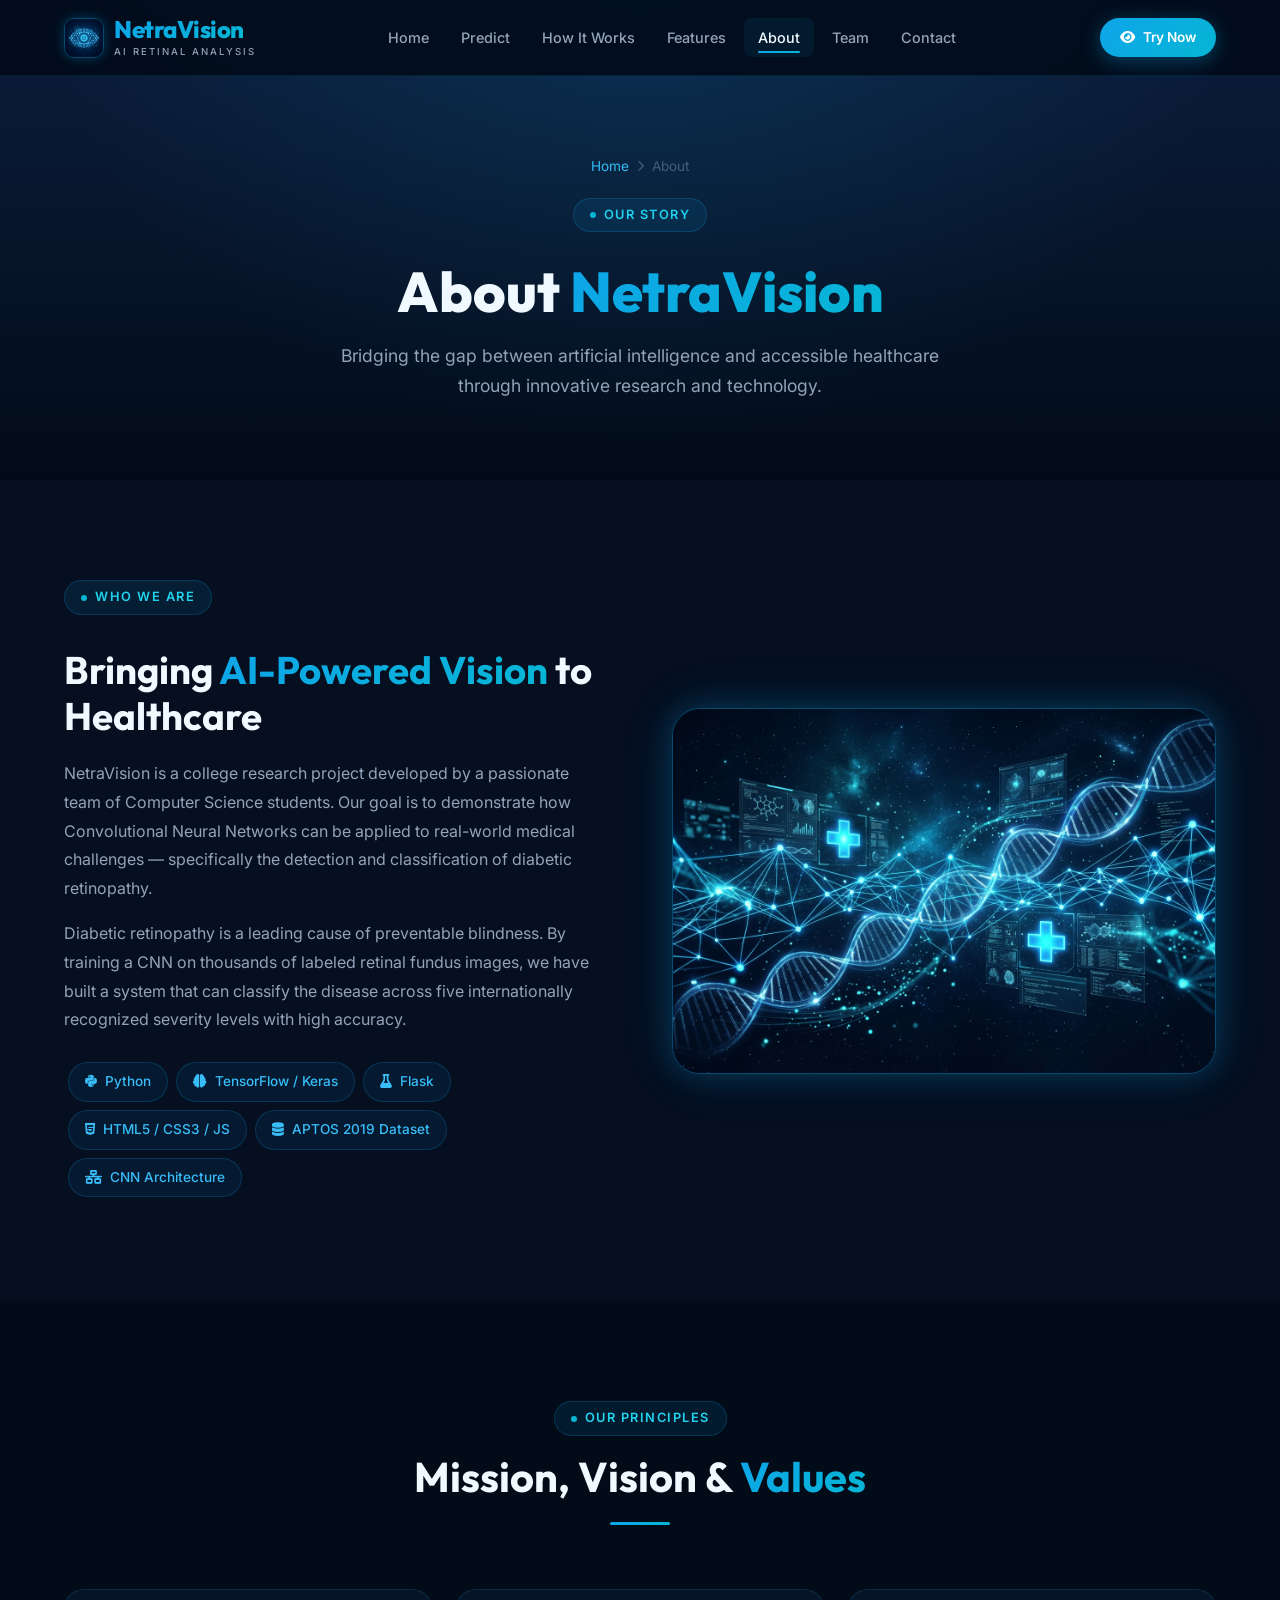
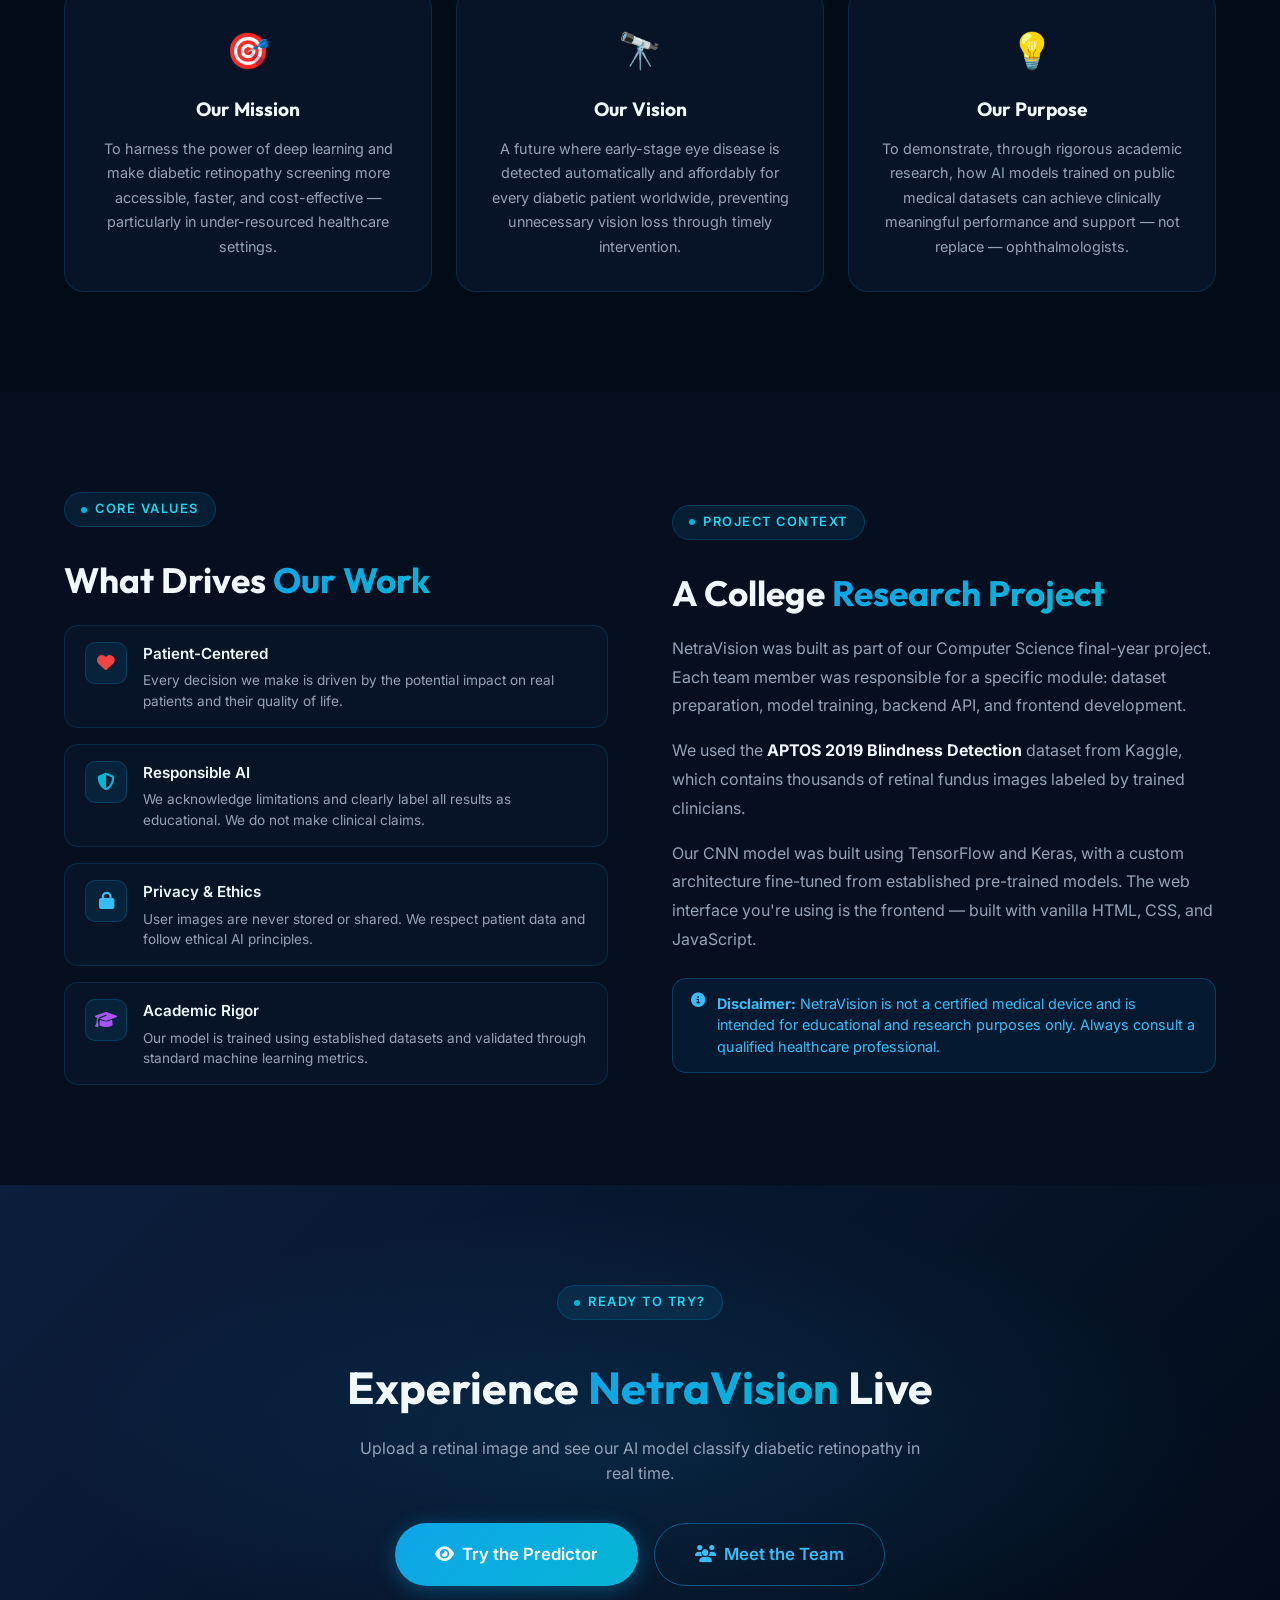
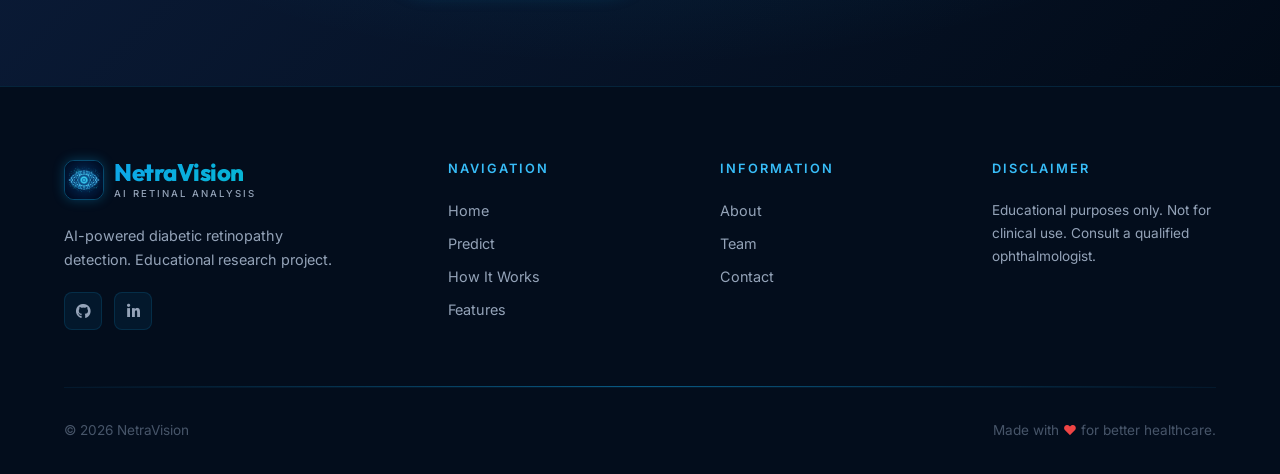
<file: about.html>
<!DOCTYPE html>
<html lang="en">
<head>
  <meta charset="UTF-8" />
  <meta name="viewport" content="width=device-width, initial-scale=1.0" />
  <title>About — NetraVision | Our Mission</title>
  <meta name="description" content="Learn about NetraVision — a college research project using AI to detect diabetic retinopathy, our mission, vision, and values." />
  <link rel="stylesheet" href="css/style.css" />
  <link rel="stylesheet" href="https://cdnjs.cloudflare.com/ajax/libs/font-awesome/6.5.0/css/all.min.css" />
  <style>
    .about-hero-img {
      width: 100%;
      max-height: 420px;
      object-fit: cover;
      border-radius: var(--border-radius-xl);
      border: var(--border-glow);
      box-shadow: var(--shadow-glow);
    }
    .mission-grid {
      display: grid;
      grid-template-columns: repeat(3, 1fr);
      gap: 24px;
      margin-top: 0;
    }
    .mission-card {
      background: var(--clr-bg-card);
      border: var(--border-card);
      border-radius: var(--border-radius-lg);
      padding: 32px 24px;
      text-align: center;
      transition: transform var(--transition-base), border-color var(--transition-base);
      position: relative;
      overflow: hidden;
    }
    .mission-card::before {
      content: '';
      position: absolute;
      bottom: 0; left: 0; right: 0;
      height: 3px;
      background: var(--grad-blue);
      transform: scaleX(0);
      transition: transform var(--transition-base);
    }
    .mission-card:hover { transform: translateY(-6px); border-color: rgba(14,165,233,0.35); }
    .mission-card:hover::before { transform: scaleX(1); }
    .mission-icon { font-size: 2.2rem; margin-bottom: 16px; }
    .mission-card h3 { font-family: var(--font-display); font-size: 1.2rem; font-weight: 700; margin-bottom: 12px; }
    .mission-card p { color: var(--clr-text-secondary); font-size: 0.9rem; line-height: 1.7; }

    .about-intro-grid {
      display: grid;
      grid-template-columns: 1fr 1fr;
      gap: 64px;
      align-items: center;
    }
    .value-list { display: flex; flex-direction: column; gap: 16px; margin-top: 24px; }
    .value-item {
      display: flex; align-items: flex-start; gap: 16px;
      padding: 16px 20px;
      background: var(--clr-bg-card);
      border: var(--border-card);
      border-radius: var(--border-radius-md);
      transition: border-color var(--transition-base);
    }
    .value-item:hover { border-color: rgba(14,165,233,0.35); }
    .value-icon {
      width: 42px; height: 42px;
      border-radius: 10px;
      background: rgba(14,165,233,0.1);
      border: 1px solid rgba(14,165,233,0.2);
      display: flex; align-items: center; justify-content: center;
      font-size: 1.1rem;
      flex-shrink: 0;
    }
    .value-item h4 { font-size: 0.95rem; font-weight: 600; margin-bottom: 4px; }
    .value-item p  { font-size: 0.85rem; color: var(--clr-text-secondary); line-height: 1.5; }

    .tech-badge {
      display: inline-flex;
      align-items: center;
      gap: 8px;
      padding: 8px 16px;
      border-radius: var(--border-radius-full);
      background: rgba(14,165,233,0.08);
      border: 1px solid rgba(14,165,233,0.2);
      font-size: 0.85rem;
      font-weight: 500;
      color: var(--clr-blue-light);
      margin: 4px;
    }
    .tech-badges { display: flex; flex-wrap: wrap; margin-top: 16px; }

    @media (max-width: 768px) {
      .mission-grid, .about-intro-grid { grid-template-columns: 1fr; }
      .about-intro-grid { gap: 40px; }
    }
  </style>
</head>
<body>

<!-- NAVBAR -->
<nav class="navbar" id="navbar">
  <div class="navbar__inner">
    <a href="index.html" class="navbar__logo">
      <div class="navbar__logo-icon"><img src="assets/images/logo_bg.jpg" alt="NetraVision" /></div>
      <div><span class="navbar__logo-text">NetraVision</span><span class="navbar__logo-sub">AI Retinal Analysis</span></div>
    </a>
    <nav class="navbar__nav">
      <a href="index.html"        class="navbar__link">Home</a>
      <a href="predict.html"      class="navbar__link">Predict</a>
      <a href="how-it-works.html" class="navbar__link">How It Works</a>
      <a href="features.html"     class="navbar__link">Features</a>
      <a href="about.html"        class="navbar__link active">About</a>
      <a href="team.html"         class="navbar__link">Team</a>
      <a href="contact.html"      class="navbar__link">Contact</a>
    </nav>
    <a href="predict.html" class="btn btn--primary btn--sm navbar__cta"><i class="fas fa-eye"></i> Try Now</a>
    <button class="navbar__hamburger" id="hamburger" aria-label="Toggle menu" aria-expanded="false">
      <span></span><span></span><span></span>
    </button>
  </div>
  <div class="navbar__mobile" id="mobileNav">
    <a href="index.html"        class="navbar__link">Home</a>
    <a href="predict.html"      class="navbar__link">Predict</a>
    <a href="how-it-works.html" class="navbar__link">How It Works</a>
    <a href="features.html"     class="navbar__link">Features</a>
    <a href="about.html"        class="navbar__link">About</a>
    <a href="team.html"         class="navbar__link">Team</a>
    <a href="contact.html"      class="navbar__link">Contact</a>
  </div>
</nav>

<!-- PAGE HERO -->
<div class="page-hero">
  <div class="container">
    <nav class="breadcrumb">
      <a href="index.html">Home</a>
      <i class="fas fa-chevron-right" style="font-size:0.7rem"></i>
      <span>About</span>
    </nav>
    <div class="section-badge" style="margin-inline:auto;display:inline-flex;">Our Story</div>
    <h1 style="margin-top:12px;">About <span class="text-gradient">NetraVision</span></h1>
    <p>Bridging the gap between artificial intelligence and accessible healthcare through innovative research and technology.</p>
  </div>
</div>

<!-- INTRO SECTION -->
<section class="section" style="background:var(--clr-bg-secondary);">
  <div class="container">
    <div class="about-intro-grid">
      <div data-reveal>
        <div class="section-badge">Who We Are</div>
        <h2 style="font-family:var(--font-display);font-size:clamp(1.8rem,3vw,2.4rem);font-weight:700;line-height:1.2;margin:16px 0 20px;">
          Bringing <span class="text-gradient">AI-Powered Vision</span> to Healthcare
        </h2>
        <p style="color:var(--clr-text-secondary);line-height:1.8;margin-bottom:16px;">
          NetraVision is a college research project developed by a passionate team of Computer Science students. Our goal is to demonstrate how Convolutional Neural Networks can be applied to real-world medical challenges — specifically the detection and classification of diabetic retinopathy.
        </p>
        <p style="color:var(--clr-text-secondary);line-height:1.8;margin-bottom:24px;">
          Diabetic retinopathy is a leading cause of preventable blindness. By training a CNN on thousands of labeled retinal fundus images, we have built a system that can classify the disease across five internationally recognized severity levels with high accuracy.
        </p>

        <div class="tech-badges">
          <span class="tech-badge"><i class="fab fa-python"></i> Python</span>
          <span class="tech-badge"><i class="fas fa-brain"></i> TensorFlow / Keras</span>
          <span class="tech-badge"><i class="fas fa-flask"></i> Flask</span>
          <span class="tech-badge"><i class="fab fa-html5"></i> HTML5 / CSS3 / JS</span>
          <span class="tech-badge"><i class="fas fa-database"></i> APTOS 2019 Dataset</span>
          <span class="tech-badge"><i class="fas fa-network-wired"></i> CNN Architecture</span>
        </div>
      </div>

      <div data-reveal class="delay-2">
        <img src="assets/images/about_bg.jpg" alt="Medical AI technology visualization" class="about-hero-img" />
      </div>
    </div>
  </div>
</section>

<!-- MISSION / VISION / VALUES -->
<section class="section">
  <div class="container">
    <div class="section-header" data-reveal>
      <div class="section-badge">Our Principles</div>
      <h2>Mission, Vision &amp; <span class="text-gradient">Values</span></h2>
      <div class="section-divider"></div>
    </div>

    <div class="mission-grid">
      <div class="mission-card" data-reveal data-reveal-delay="1">
        <div class="mission-icon">🎯</div>
        <h3>Our Mission</h3>
        <p>To harness the power of deep learning and make diabetic retinopathy screening more accessible, faster, and cost-effective — particularly in under-resourced healthcare settings.</p>
      </div>
      <div class="mission-card" data-reveal data-reveal-delay="2">
        <div class="mission-icon">🔭</div>
        <h3>Our Vision</h3>
        <p>A future where early-stage eye disease is detected automatically and affordably for every diabetic patient worldwide, preventing unnecessary vision loss through timely intervention.</p>
      </div>
      <div class="mission-card" data-reveal data-reveal-delay="3">
        <div class="mission-icon">💡</div>
        <h3>Our Purpose</h3>
        <p>To demonstrate, through rigorous academic research, how AI models trained on public medical datasets can achieve clinically meaningful performance and support — not replace — ophthalmologists.</p>
      </div>
    </div>
  </div>
</section>

<!-- VALUES -->
<section class="section" style="background:var(--clr-bg-secondary);">
  <div class="container">
    <div class="about-intro-grid">
      <div data-reveal>
        <div class="section-badge">Core Values</div>
        <h2 style="font-family:var(--font-display);font-size:clamp(1.6rem,3vw,2.2rem);font-weight:700;line-height:1.2;margin:16px 0 20px;">
          What Drives <span class="text-gradient">Our Work</span>
        </h2>
        <div class="value-list">
          <div class="value-item">
            <div class="value-icon"><i class="fas fa-heart" style="color:#ef4444;"></i></div>
            <div>
              <h4>Patient-Centered</h4>
              <p>Every decision we make is driven by the potential impact on real patients and their quality of life.</p>
            </div>
          </div>
          <div class="value-item">
            <div class="value-icon"><i class="fas fa-shield-alt" style="color:var(--clr-cyan);"></i></div>
            <div>
              <h4>Responsible AI</h4>
              <p>We acknowledge limitations and clearly label all results as educational. We do not make clinical claims.</p>
            </div>
          </div>
          <div class="value-item">
            <div class="value-icon"><i class="fas fa-lock" style="color:var(--clr-blue-light);"></i></div>
            <div>
              <h4>Privacy &amp; Ethics</h4>
              <p>User images are never stored or shared. We respect patient data and follow ethical AI principles.</p>
            </div>
          </div>
          <div class="value-item">
            <div class="value-icon"><i class="fas fa-graduation-cap" style="color:#a855f7;"></i></div>
            <div>
              <h4>Academic Rigor</h4>
              <p>Our model is trained using established datasets and validated through standard machine learning metrics.</p>
            </div>
          </div>
        </div>
      </div>

      <div data-reveal class="delay-2">
        <div class="section-badge">Project Context</div>
        <h2 style="font-family:var(--font-display);font-size:clamp(1.6rem,3vw,2.2rem);font-weight:700;line-height:1.2;margin:16px 0 20px;">
          A College <span class="text-gradient">Research Project</span>
        </h2>
        <p style="color:var(--clr-text-secondary);line-height:1.8;margin-bottom:16px;">
          NetraVision was built as part of our Computer Science final-year project. Each team member was responsible for a specific module: dataset preparation, model training, backend API, and frontend development.
        </p>
        <p style="color:var(--clr-text-secondary);line-height:1.8;margin-bottom:16px;">
          We used the <strong style="color:var(--clr-text-primary);">APTOS 2019 Blindness Detection</strong> dataset from Kaggle, which contains thousands of retinal fundus images labeled by trained clinicians.
        </p>
        <p style="color:var(--clr-text-secondary);line-height:1.8;margin-bottom:24px;">
          Our CNN model was built using TensorFlow and Keras, with a custom architecture fine-tuned from established pre-trained models. The web interface you're using is the frontend — built with vanilla HTML, CSS, and JavaScript.
        </p>
        <div class="alert alert--info">
          <i class="fas fa-info-circle" style="flex-shrink:0;"></i>
          <div>
            <strong>Disclaimer:</strong> NetraVision is not a certified medical device and is intended for educational and research purposes only. Always consult a qualified healthcare professional.
          </div>
        </div>
      </div>
    </div>
  </div>
</section>

<!-- CTA -->
<section class="section" style="text-align:center;background:linear-gradient(135deg,#0c1e3d,#020b18);position:relative;overflow:hidden;">
  <div style="position:absolute;inset:0;background:radial-gradient(ellipse at 50% 50%,rgba(14,165,233,0.12) 0%,transparent 65%);pointer-events:none;"></div>
  <div class="container" style="position:relative;">
    <div data-reveal>
      <div class="section-badge" style="display:inline-flex;">Ready to Try?</div>
      <h2 style="font-family:var(--font-display);font-size:clamp(1.8rem,3.5vw,2.8rem);font-weight:700;margin:16px 0 12px;">
        Experience <span class="text-gradient">NetraVision</span> Live
      </h2>
      <p style="color:var(--clr-text-secondary);max-width:560px;margin-inline:auto;margin-bottom:36px;">
        Upload a retinal image and see our AI model classify diabetic retinopathy in real time.
      </p>
      <div style="display:flex;gap:16px;justify-content:center;flex-wrap:wrap;">
        <a href="predict.html" class="btn btn--primary btn--lg"><i class="fas fa-eye"></i> Try the Predictor</a>
        <a href="team.html"    class="btn btn--outline btn--lg"><i class="fas fa-users"></i> Meet the Team</a>
      </div>
    </div>
  </div>
</section>

<!-- FOOTER -->
<footer class="footer">
  <div class="container">
    <div class="footer__grid">
      <div class="footer__brand">
        <a href="index.html" class="navbar__logo" style="display:inline-flex;margin-bottom:8px;">
          <div class="navbar__logo-icon"><img src="assets/images/logo_bg.jpg" alt="NetraVision" /></div>
          <div><span class="navbar__logo-text">NetraVision</span><span class="navbar__logo-sub">AI Retinal Analysis</span></div>
        </a>
        <p>AI-powered diabetic retinopathy detection. Educational research project.</p>
        <div class="footer__social" style="margin-top:20px;">
          <a href="#" class="social-icon"><i class="fab fa-github"></i></a>
          <a href="#" class="social-icon"><i class="fab fa-linkedin-in"></i></a>
        </div>
      </div>
      <div><div class="footer__heading">Navigation</div>
        <nav class="footer__links">
          <a href="index.html">Home</a><a href="predict.html">Predict</a>
          <a href="how-it-works.html">How It Works</a><a href="features.html">Features</a>
        </nav>
      </div>
      <div><div class="footer__heading">Information</div>
        <nav class="footer__links"><a href="about.html">About</a><a href="team.html">Team</a><a href="contact.html">Contact</a></nav>
      </div>
      <div>
        <div class="footer__heading">Disclaimer</div>
        <p style="color:var(--clr-text-secondary);font-size:0.85rem;line-height:1.7;">Educational purposes only. Not for clinical use. Consult a qualified ophthalmologist.</p>
      </div>
    </div>
    <div class="glow-line"></div>
    <div class="footer__bottom">
      <p>© 2026 NetraVision</p>
      <p>Made with <span style="color:#ef4444;">❤</span> for better healthcare.</p>
    </div>
  </div>
</footer>

<script src="js/main.js"></script>
</body>
</html>
</file>
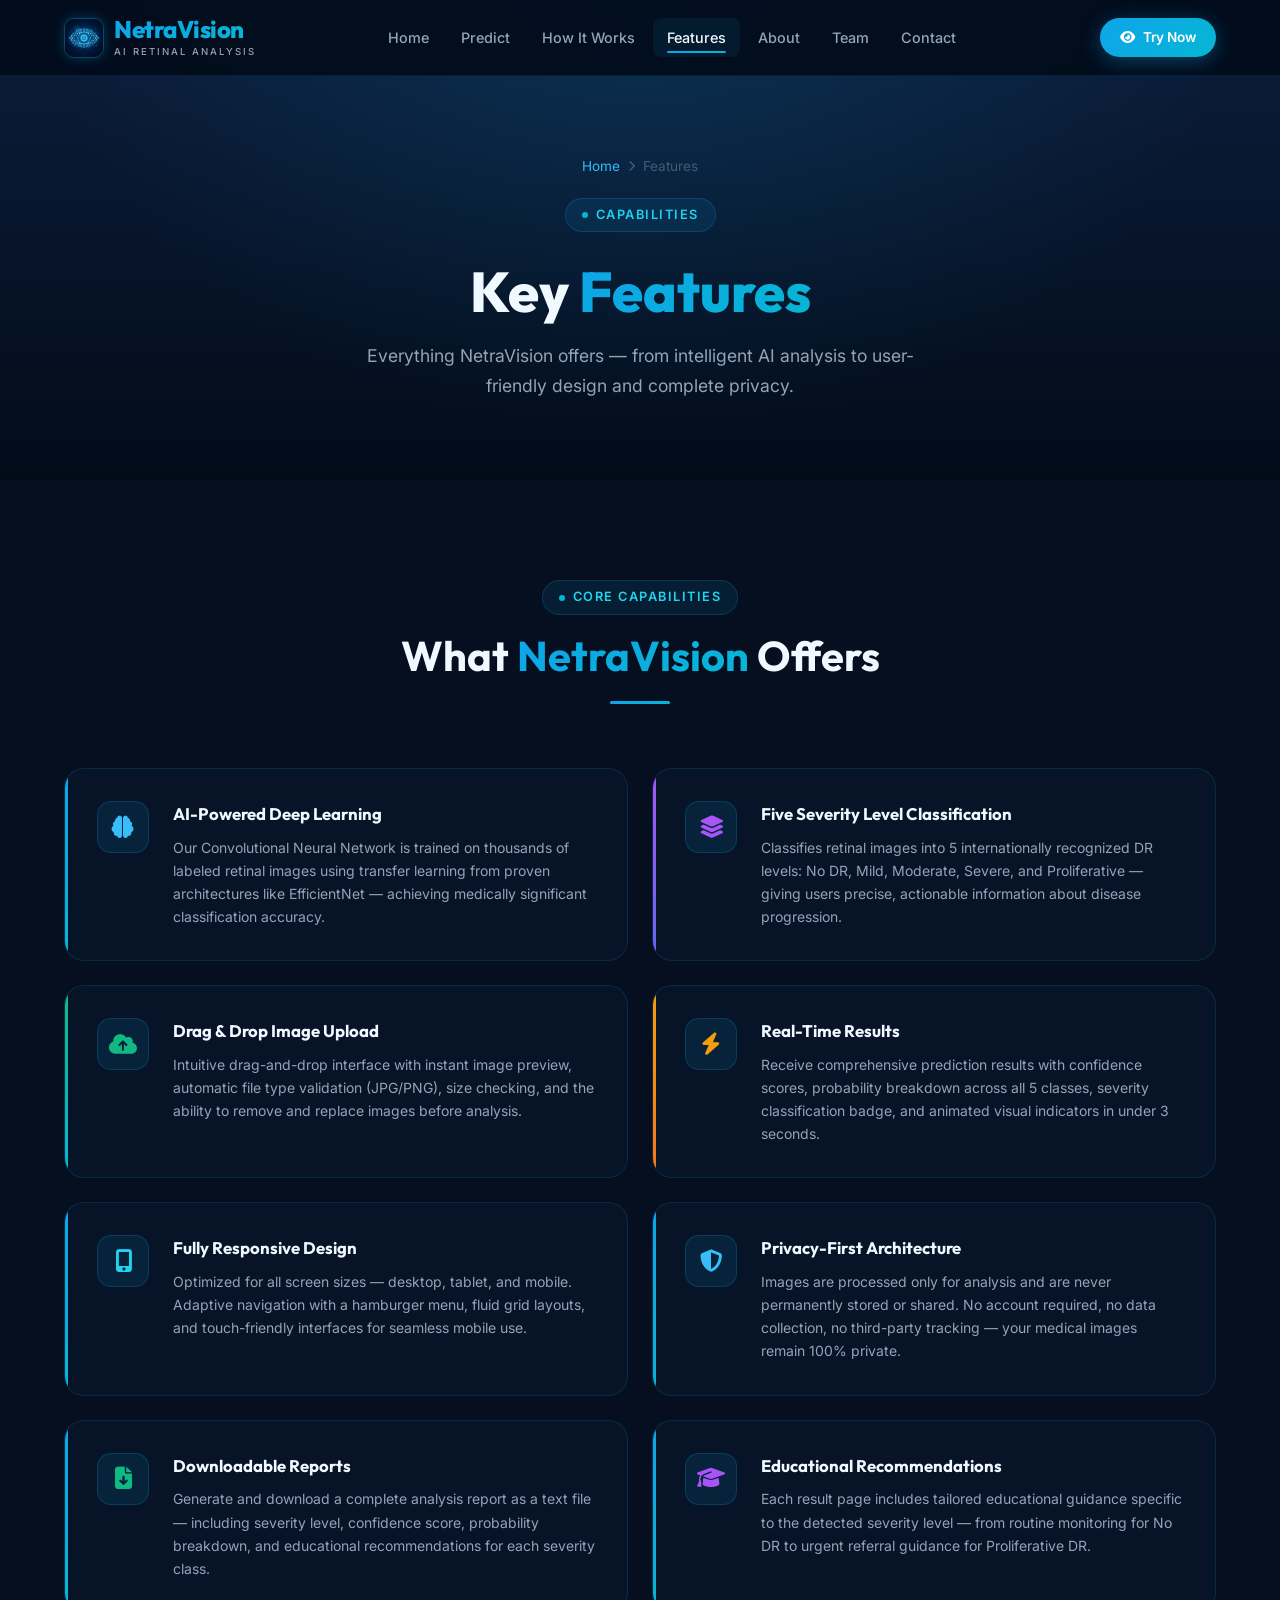
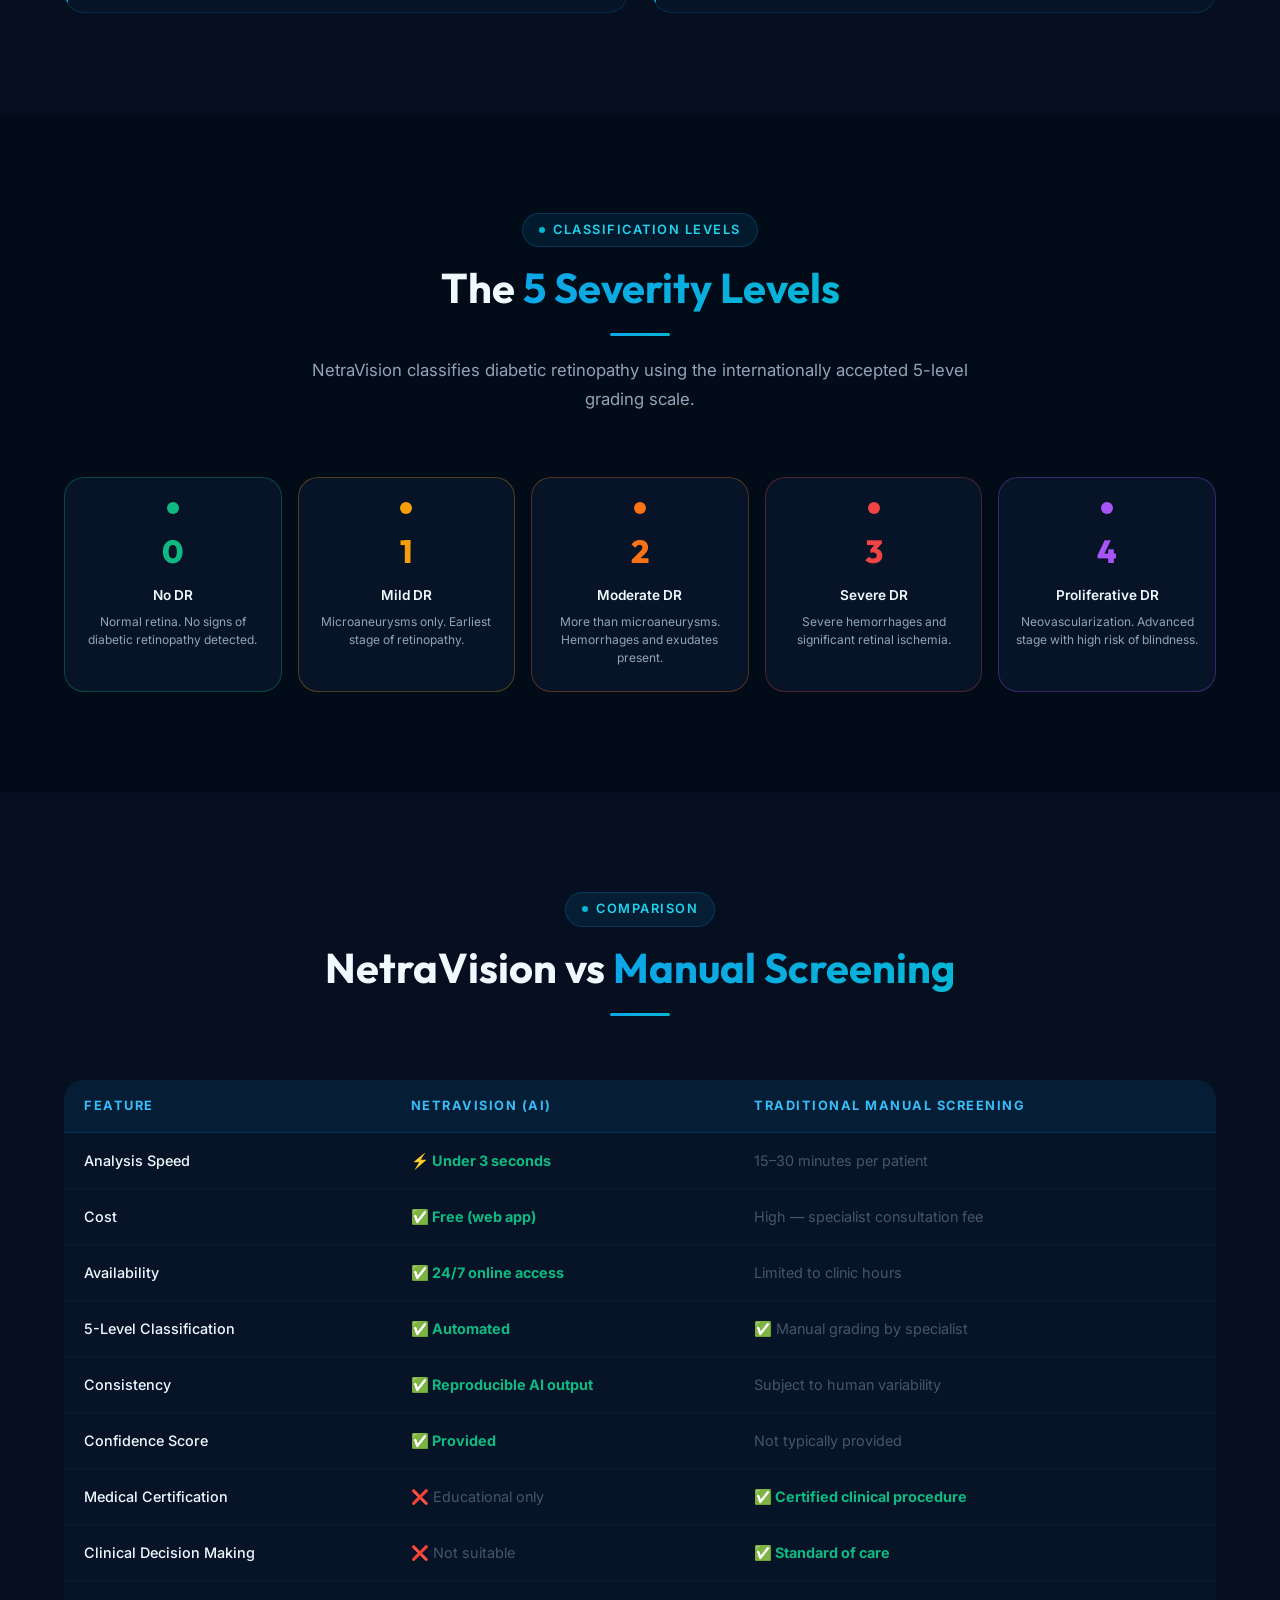
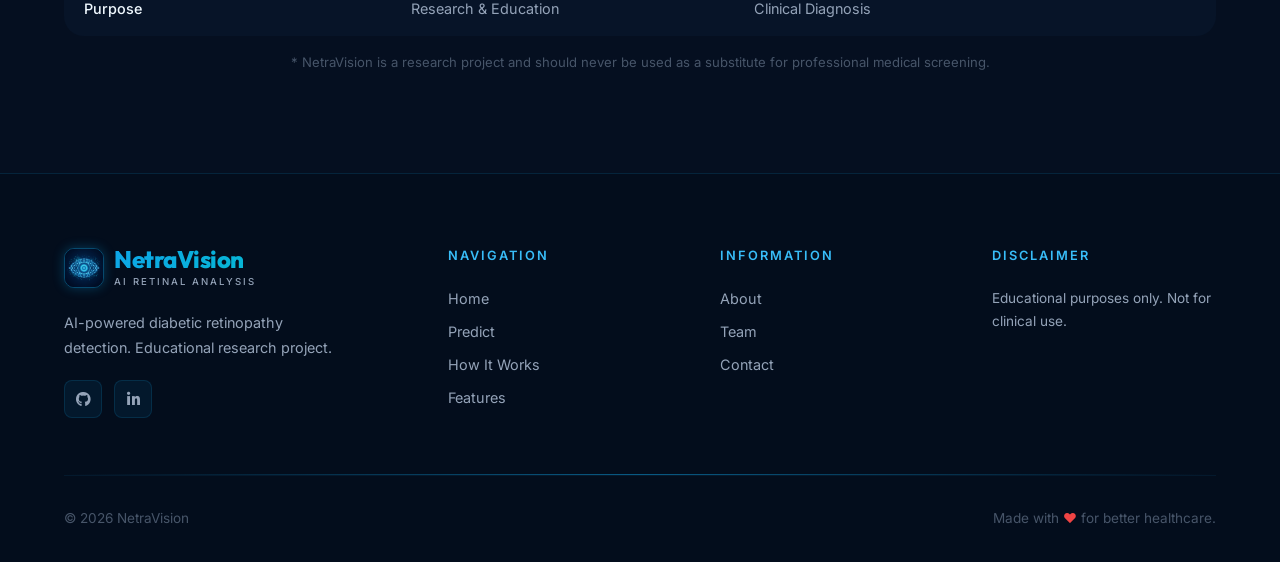
<file: features.html>
<!DOCTYPE html>
<html lang="en">
<head>
  <meta charset="UTF-8" />
  <meta name="viewport" content="width=device-width, initial-scale=1.0" />
  <title>Features — NetraVision | AI Retinopathy Detection Features</title>
  <meta name="description" content="Explore all features of NetraVision: AI-powered detection, 5-level severity classification, image upload, responsive design, privacy, and more." />
  <link rel="stylesheet" href="css/style.css" />
  <link rel="stylesheet" href="https://cdnjs.cloudflare.com/ajax/libs/font-awesome/6.5.0/css/all.min.css" />
  <style>
    /* Feature hero cards */
    .feature-hero-grid {
      display: grid;
      grid-template-columns: repeat(2, 1fr);
      gap: 24px;
    }
    .feature-hero-card {
      background: var(--clr-bg-card);
      border: var(--border-card);
      border-radius: var(--border-radius-lg);
      padding: 32px;
      display: flex;
      gap: 24px;
      align-items: flex-start;
      transition: transform var(--transition-base), border-color var(--transition-base), box-shadow var(--transition-base);
      position: relative;
      overflow: hidden;
    }
    .feature-hero-card::before {
      content: '';
      position: absolute;
      left: 0; top: 0; bottom: 0;
      width: 3px;
      background: var(--accent-color, var(--grad-blue));
      border-radius: 0 2px 2px 0;
    }
    .feature-hero-card:hover {
      transform: translateY(-4px);
      border-color: rgba(14,165,233,0.35);
      box-shadow: var(--shadow-card);
    }
    .fhc-icon {
      width: 52px; height: 52px;
      border-radius: var(--border-radius-md);
      background: rgba(14,165,233,0.1);
      border: 1px solid rgba(14,165,233,0.2);
      display: flex;
      align-items: center;
      justify-content: center;
      font-size: 1.4rem;
      flex-shrink: 0;
      transition: background var(--transition-base);
    }
    .feature-hero-card:hover .fhc-icon {
      background: rgba(14,165,233,0.18);
      box-shadow: 0 0 16px rgba(14,165,233,0.2);
    }
    .fhc-content h3 {
      font-family: var(--font-display);
      font-size: 1.05rem;
      font-weight: 700;
      margin-bottom: 8px;
    }
    .fhc-content p { font-size: 0.875rem; color: var(--clr-text-secondary); line-height: 1.65; }

    /* Comparison Table */
    .comp-table {
      width: 100%;
      border-collapse: collapse;
      border-radius: var(--border-radius-lg);
      overflow: hidden;
    }
    .comp-table th {
      padding: 16px 20px;
      text-align: left;
      font-size: 0.8rem;
      font-weight: 700;
      text-transform: uppercase;
      letter-spacing: 1.5px;
      background: rgba(14,165,233,0.1);
      color: var(--clr-blue-light);
      border-bottom: var(--border-card);
    }
    .comp-table td {
      padding: 16px 20px;
      font-size: 0.9rem;
      color: var(--clr-text-secondary);
      border-bottom: 1px solid rgba(14,165,233,0.06);
      background: var(--clr-bg-card);
    }
    .comp-table tr:last-child td { border-bottom: none; }
    .comp-table .yes { color: #10b981; font-weight: 700; }
    .comp-table .no  { color: var(--clr-text-muted); }
    .comp-table .col-feature { color: var(--clr-text-primary); font-weight: 500; }

    /* Severity Level Cards */
    .severity-level-cards {
      display: grid;
      grid-template-columns: repeat(5, 1fr);
      gap: 16px;
    }
    .slc {
      background: var(--clr-bg-card);
      border: var(--border-card);
      border-radius: var(--border-radius-lg);
      padding: 24px 16px;
      text-align: center;
      transition: transform var(--transition-base), box-shadow var(--transition-base);
    }
    .slc:hover { transform: translateY(-6px); }
    .slc-level {
      font-family: var(--font-display);
      font-size: 2rem;
      font-weight: 800;
      margin-bottom: 8px;
    }
    .slc-name { font-size: 0.85rem; font-weight: 600; margin-bottom: 6px; }
    .slc-desc { font-size: 0.75rem; color: var(--clr-text-secondary); line-height: 1.5; }
    .slc-dot {
      width: 12px; height: 12px;
      border-radius: 50%;
      margin: 0 auto 12px;
    }

    @media (max-width: 900px) {
      .feature-hero-grid { grid-template-columns: 1fr; }
      .severity-level-cards { grid-template-columns: repeat(2, 1fr); }
    }
    @media (max-width: 500px) {
      .severity-level-cards { grid-template-columns: 1fr; }
    }
  </style>
</head>
<body>

<!-- NAVBAR -->
<nav class="navbar" id="navbar">
  <div class="navbar__inner">
    <a href="index.html" class="navbar__logo">
      <div class="navbar__logo-icon"><img src="assets/images/logo_bg.jpg" alt="NetraVision" /></div>
      <div><span class="navbar__logo-text">NetraVision</span><span class="navbar__logo-sub">AI Retinal Analysis</span></div>
    </a>
    <nav class="navbar__nav">
      <a href="index.html"        class="navbar__link">Home</a>
      <a href="predict.html"      class="navbar__link">Predict</a>
      <a href="how-it-works.html" class="navbar__link">How It Works</a>
      <a href="features.html"     class="navbar__link active">Features</a>
      <a href="about.html"        class="navbar__link">About</a>
      <a href="team.html"         class="navbar__link">Team</a>
      <a href="contact.html"      class="navbar__link">Contact</a>
    </nav>
    <a href="predict.html" class="btn btn--primary btn--sm navbar__cta"><i class="fas fa-eye"></i> Try Now</a>
    <button class="navbar__hamburger" id="hamburger" aria-label="Toggle menu" aria-expanded="false">
      <span></span><span></span><span></span>
    </button>
  </div>
  <div class="navbar__mobile" id="mobileNav">
    <a href="index.html"        class="navbar__link">Home</a>
    <a href="predict.html"      class="navbar__link">Predict</a>
    <a href="how-it-works.html" class="navbar__link">How It Works</a>
    <a href="features.html"     class="navbar__link">Features</a>
    <a href="about.html"        class="navbar__link">About</a>
    <a href="team.html"         class="navbar__link">Team</a>
    <a href="contact.html"      class="navbar__link">Contact</a>
  </div>
</nav>

<!-- PAGE HERO -->
<div class="page-hero">
  <div class="container">
    <nav class="breadcrumb">
      <a href="index.html">Home</a>
      <i class="fas fa-chevron-right" style="font-size:0.7rem"></i>
      <span>Features</span>
    </nav>
    <div class="section-badge" style="margin-inline:auto;display:inline-flex;">Capabilities</div>
    <h1 style="margin-top:12px;">Key <span class="text-gradient">Features</span></h1>
    <p>Everything NetraVision offers — from intelligent AI analysis to user-friendly design and complete privacy.</p>
  </div>
</div>

<!-- MAIN FEATURES GRID -->
<section class="section" style="background:var(--clr-bg-secondary);">
  <div class="container">
    <div class="section-header" data-reveal>
      <div class="section-badge">Core Capabilities</div>
      <h2>What <span class="text-gradient">NetraVision</span> Offers</h2>
      <div class="section-divider"></div>
    </div>

    <div class="feature-hero-grid">
      <div class="feature-hero-card" data-reveal data-reveal-delay="1" style="--accent-color:linear-gradient(to bottom,#0ea5e9,#06b6d4);">
        <div class="fhc-icon"><i class="fas fa-brain" style="color:var(--clr-blue-light)"></i></div>
        <div class="fhc-content">
          <h3>AI-Powered Deep Learning</h3>
          <p>Our Convolutional Neural Network is trained on thousands of labeled retinal images using transfer learning from proven architectures like EfficientNet — achieving medically significant classification accuracy.</p>
        </div>
      </div>

      <div class="feature-hero-card" data-reveal data-reveal-delay="2" style="--accent-color:linear-gradient(to bottom,#a855f7,#6366f1);">
        <div class="fhc-icon"><i class="fas fa-layer-group" style="color:#a855f7;"></i></div>
        <div class="fhc-content">
          <h3>Five Severity Level Classification</h3>
          <p>Classifies retinal images into 5 internationally recognized DR levels: No DR, Mild, Moderate, Severe, and Proliferative — giving users precise, actionable information about disease progression.</p>
        </div>
      </div>

      <div class="feature-hero-card" data-reveal data-reveal-delay="3" style="--accent-color:linear-gradient(to bottom,#10b981,#06b6d4);">
        <div class="fhc-icon"><i class="fas fa-cloud-upload-alt" style="color:#10b981;"></i></div>
        <div class="fhc-content">
          <h3>Drag &amp; Drop Image Upload</h3>
          <p>Intuitive drag-and-drop interface with instant image preview, automatic file type validation (JPG/PNG), size checking, and the ability to remove and replace images before analysis.</p>
        </div>
      </div>

      <div class="feature-hero-card" data-reveal data-reveal-delay="4" style="--accent-color:linear-gradient(to bottom,#f59e0b,#f97316);">
        <div class="fhc-icon"><i class="fas fa-bolt" style="color:#f59e0b;"></i></div>
        <div class="fhc-content">
          <h3>Real-Time Results</h3>
          <p>Receive comprehensive prediction results with confidence scores, probability breakdown across all 5 classes, severity classification badge, and animated visual indicators in under 3 seconds.</p>
        </div>
      </div>

      <div class="feature-hero-card" data-reveal data-reveal-delay="5">
        <div class="fhc-icon"><i class="fas fa-mobile-alt" style="color:var(--clr-cyan-light);"></i></div>
        <div class="fhc-content">
          <h3>Fully Responsive Design</h3>
          <p>Optimized for all screen sizes — desktop, tablet, and mobile. Adaptive navigation with a hamburger menu, fluid grid layouts, and touch-friendly interfaces for seamless mobile use.</p>
        </div>
      </div>

      <div class="feature-hero-card" data-reveal data-reveal-delay="6">
        <div class="fhc-icon"><i class="fas fa-shield-alt" style="color:var(--clr-blue-light);"></i></div>
        <div class="fhc-content">
          <h3>Privacy-First Architecture</h3>
          <p>Images are processed only for analysis and are never permanently stored or shared. No account required, no data collection, no third-party tracking — your medical images remain 100% private.</p>
        </div>
      </div>

      <div class="feature-hero-card" data-reveal data-reveal-delay="5">
        <div class="fhc-icon"><i class="fas fa-file-download" style="color:#10b981;"></i></div>
        <div class="fhc-content">
          <h3>Downloadable Reports</h3>
          <p>Generate and download a complete analysis report as a text file — including severity level, confidence score, probability breakdown, and educational recommendations for each severity class.</p>
        </div>
      </div>

      <div class="feature-hero-card" data-reveal data-reveal-delay="6">
        <div class="fhc-icon"><i class="fas fa-graduation-cap" style="color:#a855f7;"></i></div>
        <div class="fhc-content">
          <h3>Educational Recommendations</h3>
          <p>Each result page includes tailored educational guidance specific to the detected severity level — from routine monitoring for No DR to urgent referral guidance for Proliferative DR.</p>
        </div>
      </div>
    </div>
  </div>
</section>

<!-- 5 SEVERITY LEVELS BREAKDOWN -->
<section class="section">
  <div class="container">
    <div class="section-header" data-reveal>
      <div class="section-badge">Classification Levels</div>
      <h2>The <span class="text-gradient">5 Severity Levels</span></h2>
      <div class="section-divider"></div>
      <p>NetraVision classifies diabetic retinopathy using the internationally accepted 5-level grading scale.</p>
    </div>

    <div class="severity-level-cards">
      <div class="slc" data-reveal data-reveal-delay="1" style="border-color:rgba(16,185,129,0.3);">
        <div class="slc-dot" style="background:#10b981;"></div>
        <div class="slc-level" style="color:#10b981;">0</div>
        <div class="slc-name">No DR</div>
        <div class="slc-desc">Normal retina. No signs of diabetic retinopathy detected.</div>
      </div>
      <div class="slc" data-reveal data-reveal-delay="2" style="border-color:rgba(245,158,11,0.3);">
        <div class="slc-dot" style="background:#f59e0b;"></div>
        <div class="slc-level" style="color:#f59e0b;">1</div>
        <div class="slc-name">Mild DR</div>
        <div class="slc-desc">Microaneurysms only. Earliest stage of retinopathy.</div>
      </div>
      <div class="slc" data-reveal data-reveal-delay="3" style="border-color:rgba(249,115,22,0.3);">
        <div class="slc-dot" style="background:#f97316;"></div>
        <div class="slc-level" style="color:#f97316;">2</div>
        <div class="slc-name">Moderate DR</div>
        <div class="slc-desc">More than microaneurysms. Hemorrhages and exudates present.</div>
      </div>
      <div class="slc" data-reveal data-reveal-delay="4" style="border-color:rgba(239,68,68,0.3);">
        <div class="slc-dot" style="background:#ef4444;"></div>
        <div class="slc-level" style="color:#ef4444;">3</div>
        <div class="slc-name">Severe DR</div>
        <div class="slc-desc">Severe hemorrhages and significant retinal ischemia.</div>
      </div>
      <div class="slc" data-reveal data-reveal-delay="5" style="border-color:rgba(168,85,247,0.3);">
        <div class="slc-dot" style="background:#a855f7;"></div>
        <div class="slc-level" style="color:#a855f7;">4</div>
        <div class="slc-name">Proliferative DR</div>
        <div class="slc-desc">Neovascularization. Advanced stage with high risk of blindness.</div>
      </div>
    </div>
  </div>
</section>

<!-- COMPARISON TABLE -->
<section class="section" style="background:var(--clr-bg-secondary);">
  <div class="container">
    <div class="section-header" data-reveal>
      <div class="section-badge">Comparison</div>
      <h2>NetraVision vs <span class="text-gradient">Manual Screening</span></h2>
      <div class="section-divider"></div>
    </div>

    <div style="overflow:auto;" data-reveal>
      <table class="comp-table">
        <thead>
          <tr>
            <th>Feature</th>
            <th>NetraVision (AI)</th>
            <th>Traditional Manual Screening</th>
          </tr>
        </thead>
        <tbody>
          <tr><td class="col-feature">Analysis Speed</td><td class="yes">⚡ Under 3 seconds</td><td class="no">15–30 minutes per patient</td></tr>
          <tr><td class="col-feature">Cost</td><td class="yes">✅ Free (web app)</td><td class="no">High — specialist consultation fee</td></tr>
          <tr><td class="col-feature">Availability</td><td class="yes">✅ 24/7 online access</td><td class="no">Limited to clinic hours</td></tr>
          <tr><td class="col-feature">5-Level Classification</td><td class="yes">✅ Automated</td><td class="no">✅ Manual grading by specialist</td></tr>
          <tr><td class="col-feature">Consistency</td><td class="yes">✅ Reproducible AI output</td><td class="no">Subject to human variability</td></tr>
          <tr><td class="col-feature">Confidence Score</td><td class="yes">✅ Provided</td><td class="no">Not typically provided</td></tr>
          <tr><td class="col-feature">Medical Certification</td><td class="no">❌ Educational only</td><td class="yes">✅ Certified clinical procedure</td></tr>
          <tr><td class="col-feature">Clinical Decision Making</td><td class="no">❌ Not suitable</td><td class="yes">✅ Standard of care</td></tr>
          <tr><td class="col-feature">Purpose</td><td>Research &amp; Education</td><td>Clinical Diagnosis</td></tr>
        </tbody>
      </table>
    </div>
    <p style="text-align:center;font-size:0.82rem;color:var(--clr-text-muted);margin-top:16px;">
      * NetraVision is a research project and should never be used as a substitute for professional medical screening.
    </p>
  </div>
</section>

<!-- FOOTER -->
<footer class="footer">
  <div class="container">
    <div class="footer__grid">
      <div class="footer__brand">
        <a href="index.html" class="navbar__logo" style="display:inline-flex;margin-bottom:8px;">
          <div class="navbar__logo-icon"><img src="assets/images/logo_bg.jpg" alt="NetraVision" /></div>
          <div><span class="navbar__logo-text">NetraVision</span><span class="navbar__logo-sub">AI Retinal Analysis</span></div>
        </a>
        <p>AI-powered diabetic retinopathy detection. Educational research project.</p>
        <div class="footer__social" style="margin-top:20px;">
          <a href="#" class="social-icon"><i class="fab fa-github"></i></a>
          <a href="#" class="social-icon"><i class="fab fa-linkedin-in"></i></a>
        </div>
      </div>
      <div><div class="footer__heading">Navigation</div>
        <nav class="footer__links">
          <a href="index.html">Home</a><a href="predict.html">Predict</a>
          <a href="how-it-works.html">How It Works</a><a href="features.html">Features</a>
        </nav>
      </div>
      <div><div class="footer__heading">Information</div>
        <nav class="footer__links"><a href="about.html">About</a><a href="team.html">Team</a><a href="contact.html">Contact</a></nav>
      </div>
      <div>
        <div class="footer__heading">Disclaimer</div>
        <p style="color:var(--clr-text-secondary);font-size:0.85rem;line-height:1.7;">Educational purposes only. Not for clinical use.</p>
      </div>
    </div>
    <div class="glow-line"></div>
    <div class="footer__bottom">
      <p>© 2026 NetraVision</p>
      <p>Made with <span style="color:#ef4444;">❤</span> for better healthcare.</p>
    </div>
  </div>
</footer>

<script src="js/main.js"></script>
</body>
</html>
</file>
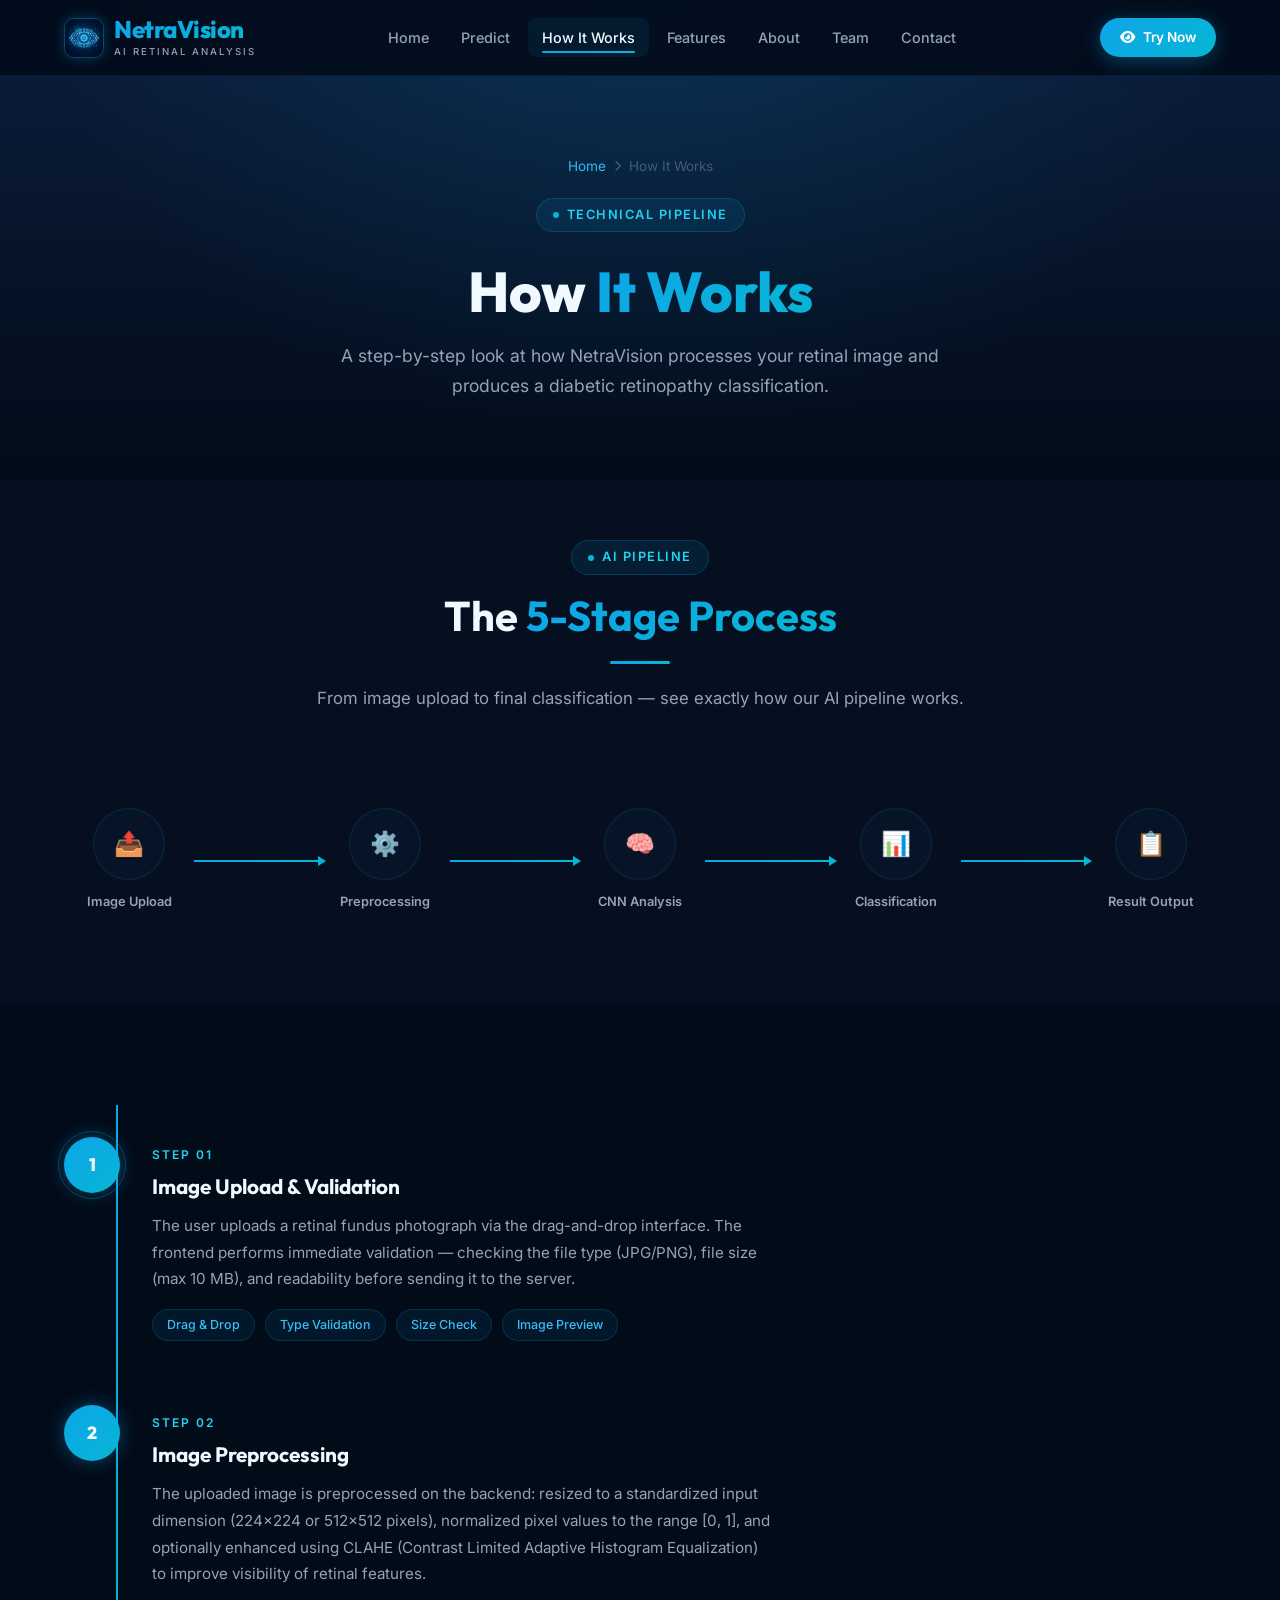
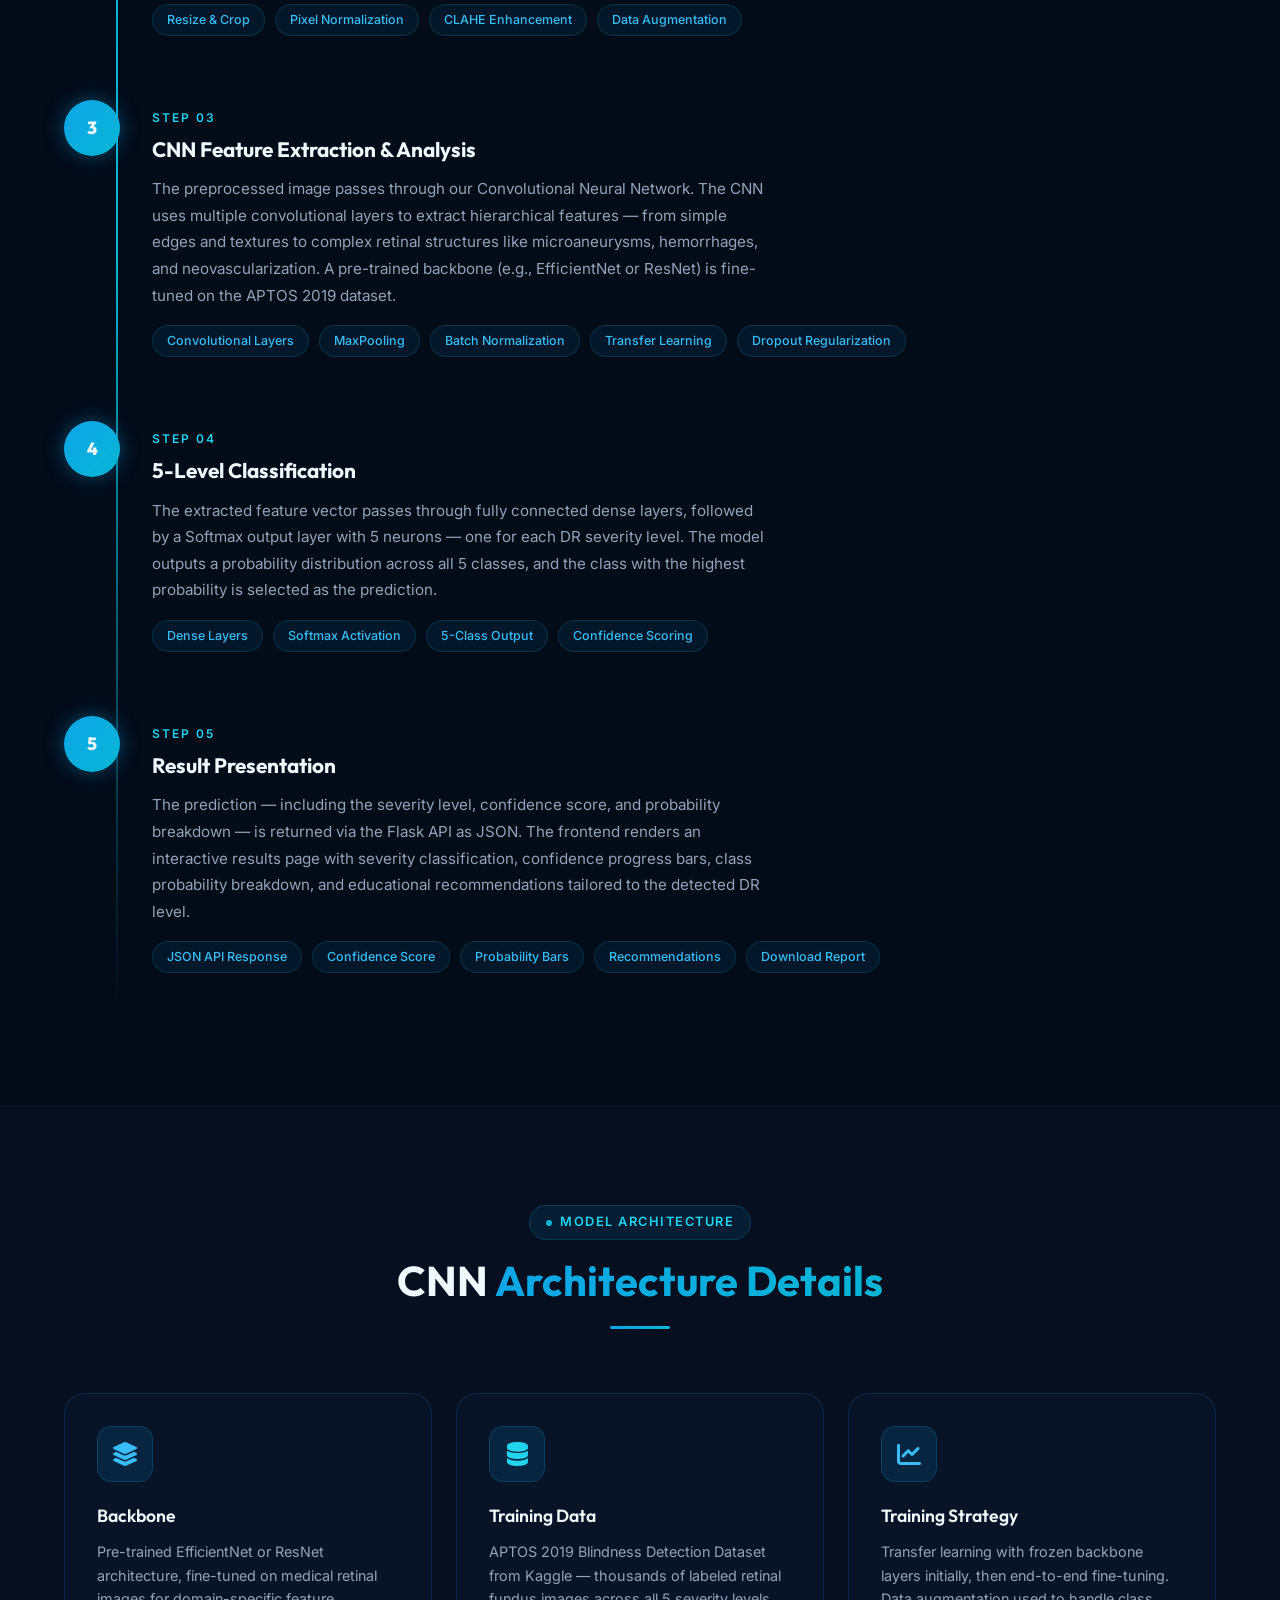
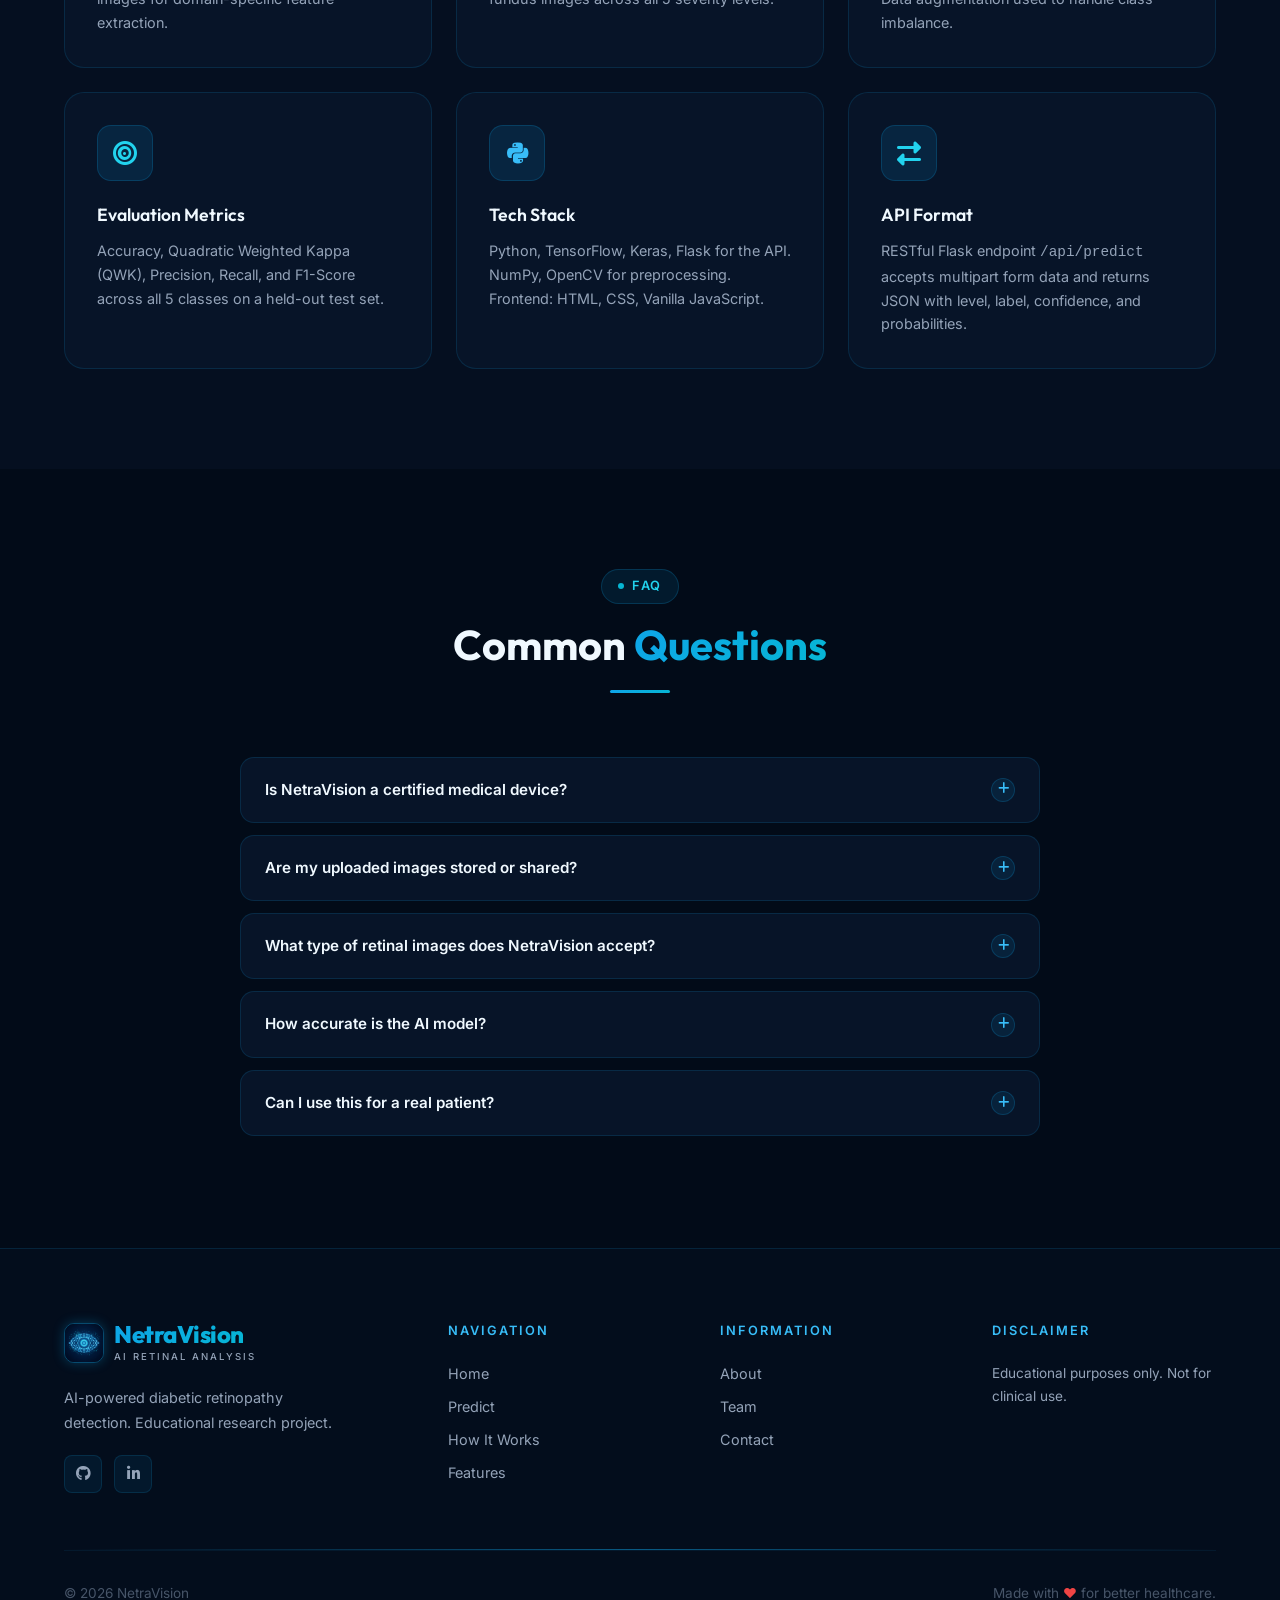
<file: how-it-works.html>
<!DOCTYPE html>
<html lang="en">
<head>
  <meta charset="UTF-8" />
  <meta name="viewport" content="width=device-width, initial-scale=1.0" />
  <title>How It Works — NetraVision | AI Pipeline Explained</title>
  <meta name="description" content="Learn how NetraVision's AI pipeline processes retinal images: upload, preprocessing, CNN analysis, classification, and results." />
  <link rel="stylesheet" href="css/style.css" />
  <link rel="stylesheet" href="https://cdnjs.cloudflare.com/ajax/libs/font-awesome/6.5.0/css/all.min.css" />
  <style>
    /* Workflow Steps */
    .workflow {
      position: relative;
      display: flex;
      flex-direction: column;
      gap: 0;
    }
    .workflow::before {
      content: '';
      position: absolute;
      left: 52px;
      top: 0; bottom: 0;
      width: 2px;
      background: linear-gradient(to bottom, var(--clr-blue-primary), var(--clr-cyan), transparent);
      z-index: 0;
    }
    .workflow-step {
      display: flex;
      gap: 32px;
      align-items: flex-start;
      padding: 32px 0;
      position: relative;
      z-index: 1;
    }
    .step-number {
      width: 56px; height: 56px;
      border-radius: 50%;
      background: var(--grad-blue);
      display: flex;
      align-items: center;
      justify-content: center;
      font-family: var(--font-display);
      font-weight: 800;
      font-size: 1.1rem;
      flex-shrink: 0;
      box-shadow: 0 0 20px rgba(14,165,233,0.4);
      position: relative;
      z-index: 2;
    }
    .step-icon-ring {
      position: absolute;
      inset: -6px;
      border-radius: 50%;
      border: 1.5px solid rgba(14,165,233,0.3);
      animation: pulse-ring 2s ease-in-out infinite;
    }
    @keyframes pulse-ring {
      0%,100% { transform: scale(1); opacity: 0.6; }
      50%      { transform: scale(1.1); opacity: 0.2; }
    }
    .step-content {
      flex: 1;
      padding-top: 8px;
    }
    .step-tag {
      font-size: 0.75rem;
      text-transform: uppercase;
      letter-spacing: 2px;
      color: var(--clr-cyan-light);
      font-weight: 600;
      margin-bottom: 6px;
    }
    .step-content h3 {
      font-family: var(--font-display);
      font-size: 1.3rem;
      font-weight: 700;
      margin-bottom: 10px;
    }
    .step-content p {
      color: var(--clr-text-secondary);
      font-size: 0.95rem;
      line-height: 1.75;
      max-width: 620px;
    }
    .step-details {
      margin-top: 16px;
      display: flex;
      flex-wrap: wrap;
      gap: 10px;
    }
    .step-tag-chip {
      padding: 5px 14px;
      border-radius: var(--border-radius-full);
      background: rgba(14,165,233,0.08);
      border: 1px solid rgba(14,165,233,0.18);
      font-size: 0.78rem;
      color: var(--clr-blue-light);
      font-weight: 500;
    }

    /* Tech Pipeline Visual */
    .pipeline-visual {
      display: flex;
      align-items: center;
      gap: 0;
      overflow-x: auto;
      padding: 32px 0;
    }
    .pipeline-node {
      display: flex;
      flex-direction: column;
      align-items: center;
      gap: 12px;
      min-width: 130px;
      text-align: center;
    }
    .pipeline-icon {
      width: 72px; height: 72px;
      border-radius: 50%;
      background: var(--clr-bg-card);
      border: var(--border-card);
      display: flex;
      align-items: center;
      justify-content: center;
      font-size: 1.5rem;
      transition: border-color var(--transition-base), box-shadow var(--transition-base);
    }
    .pipeline-node:hover .pipeline-icon {
      border-color: rgba(14,165,233,0.4);
      box-shadow: 0 0 20px rgba(14,165,233,0.2);
    }
    .pipeline-label { font-size: 0.8rem; font-weight: 600; color: var(--clr-text-secondary); }
    .pipeline-arrow {
      flex: 1;
      height: 2px;
      background: linear-gradient(90deg, var(--clr-blue-primary), var(--clr-cyan));
      min-width: 30px;
      position: relative;
    }
    .pipeline-arrow::after {
      content: '';
      position: absolute;
      right: -6px; top: 50%;
      transform: translateY(-50%);
      width: 0; height: 0;
      border-left: 8px solid var(--clr-cyan);
      border-top: 5px solid transparent;
      border-bottom: 5px solid transparent;
    }

    /* FAQ */
    .faq-item {
      background: var(--clr-bg-card);
      border: var(--border-card);
      border-radius: var(--border-radius-md);
      overflow: hidden;
      margin-bottom: 12px;
      transition: border-color var(--transition-base);
    }
    .faq-item:hover { border-color: rgba(14,165,233,0.3); }
    .faq-question {
      padding: 20px 24px;
      display: flex;
      justify-content: space-between;
      align-items: center;
      cursor: pointer;
      font-weight: 600;
      font-size: 0.95rem;
      user-select: none;
      gap: 16px;
    }
    .faq-icon {
      width: 24px; height: 24px;
      border-radius: 50%;
      background: rgba(14,165,233,0.1);
      border: 1px solid rgba(14,165,233,0.2);
      display: flex; align-items: center; justify-content: center;
      flex-shrink: 0;
      transition: transform var(--transition-base), background var(--transition-base);
      font-size: 0.8rem;
      color: var(--clr-blue-light);
    }
    .faq-item.open .faq-icon { transform: rotate(45deg); background: rgba(14,165,233,0.2); }
    .faq-answer {
      max-height: 0;
      overflow: hidden;
      transition: max-height 0.4s ease, padding var(--transition-base);
      padding: 0 24px;
      color: var(--clr-text-secondary);
      font-size: 0.9rem;
      line-height: 1.75;
    }
    .faq-item.open .faq-answer { max-height: 300px; padding: 0 24px 20px; }

    @media (max-width: 600px) {
      .workflow::before { left: 28px; }
      .step-number { width: 40px; height: 40px; font-size: 0.9rem; }
      .workflow-step { gap: 20px; }
    }
  </style>
</head>
<body>

<!-- NAVBAR -->
<nav class="navbar" id="navbar">
  <div class="navbar__inner">
    <a href="index.html" class="navbar__logo">
      <div class="navbar__logo-icon"><img src="assets/images/logo_bg.jpg" alt="NetraVision" /></div>
      <div><span class="navbar__logo-text">NetraVision</span><span class="navbar__logo-sub">AI Retinal Analysis</span></div>
    </a>
    <nav class="navbar__nav">
      <a href="index.html"        class="navbar__link">Home</a>
      <a href="predict.html"      class="navbar__link">Predict</a>
      <a href="how-it-works.html" class="navbar__link active">How It Works</a>
      <a href="features.html"     class="navbar__link">Features</a>
      <a href="about.html"        class="navbar__link">About</a>
      <a href="team.html"         class="navbar__link">Team</a>
      <a href="contact.html"      class="navbar__link">Contact</a>
    </nav>
    <a href="predict.html" class="btn btn--primary btn--sm navbar__cta"><i class="fas fa-eye"></i> Try Now</a>
    <button class="navbar__hamburger" id="hamburger" aria-label="Toggle menu" aria-expanded="false">
      <span></span><span></span><span></span>
    </button>
  </div>
  <div class="navbar__mobile" id="mobileNav">
    <a href="index.html"        class="navbar__link">Home</a>
    <a href="predict.html"      class="navbar__link">Predict</a>
    <a href="how-it-works.html" class="navbar__link">How It Works</a>
    <a href="features.html"     class="navbar__link">Features</a>
    <a href="about.html"        class="navbar__link">About</a>
    <a href="team.html"         class="navbar__link">Team</a>
    <a href="contact.html"      class="navbar__link">Contact</a>
  </div>
</nav>

<!-- PAGE HERO -->
<div class="page-hero">
  <div class="container">
    <nav class="breadcrumb">
      <a href="index.html">Home</a>
      <i class="fas fa-chevron-right" style="font-size:0.7rem"></i>
      <span>How It Works</span>
    </nav>
    <div class="section-badge" style="margin-inline:auto;display:inline-flex;">Technical Pipeline</div>
    <h1 style="margin-top:12px;">How <span class="text-gradient">It Works</span></h1>
    <p>A step-by-step look at how NetraVision processes your retinal image and produces a diabetic retinopathy classification.</p>
  </div>
</div>

<!-- PIPELINE VISUAL -->
<section class="section section--sm" style="background:var(--clr-bg-secondary);">
  <div class="container">
    <div class="section-header" data-reveal>
      <div class="section-badge">AI Pipeline</div>
      <h2>The <span class="text-gradient">5-Stage Process</span></h2>
      <div class="section-divider"></div>
      <p>From image upload to final classification — see exactly how our AI pipeline works.</p>
    </div>

    <div class="pipeline-visual" data-reveal>
      <div class="pipeline-node">
        <div class="pipeline-icon">📤</div>
        <span class="pipeline-label">Image Upload</span>
      </div>
      <div class="pipeline-arrow"></div>
      <div class="pipeline-node">
        <div class="pipeline-icon">⚙️</div>
        <span class="pipeline-label">Preprocessing</span>
      </div>
      <div class="pipeline-arrow"></div>
      <div class="pipeline-node">
        <div class="pipeline-icon">🧠</div>
        <span class="pipeline-label">CNN Analysis</span>
      </div>
      <div class="pipeline-arrow"></div>
      <div class="pipeline-node">
        <div class="pipeline-icon">📊</div>
        <span class="pipeline-label">Classification</span>
      </div>
      <div class="pipeline-arrow"></div>
      <div class="pipeline-node">
        <div class="pipeline-icon">📋</div>
        <span class="pipeline-label">Result Output</span>
      </div>
    </div>
  </div>
</section>

<!-- DETAILED STEPS -->
<section class="section">
  <div class="container">
    <div class="workflow">

      <div class="workflow-step" data-reveal>
        <div class="step-number">
          1
          <div class="step-icon-ring"></div>
        </div>
        <div class="step-content">
          <div class="step-tag">Step 01</div>
          <h3>Image Upload &amp; Validation</h3>
          <p>The user uploads a retinal fundus photograph via the drag-and-drop interface. The frontend performs immediate validation — checking the file type (JPG/PNG), file size (max 10 MB), and readability before sending it to the server.</p>
          <div class="step-details">
            <span class="step-tag-chip">Drag &amp; Drop</span>
            <span class="step-tag-chip">Type Validation</span>
            <span class="step-tag-chip">Size Check</span>
            <span class="step-tag-chip">Image Preview</span>
          </div>
        </div>
      </div>

      <div class="workflow-step" data-reveal>
        <div class="step-number">2</div>
        <div class="step-content">
          <div class="step-tag">Step 02</div>
          <h3>Image Preprocessing</h3>
          <p>The uploaded image is preprocessed on the backend: resized to a standardized input dimension (224×224 or 512×512 pixels), normalized pixel values to the range [0, 1], and optionally enhanced using CLAHE (Contrast Limited Adaptive Histogram Equalization) to improve visibility of retinal features.</p>
          <div class="step-details">
            <span class="step-tag-chip">Resize &amp; Crop</span>
            <span class="step-tag-chip">Pixel Normalization</span>
            <span class="step-tag-chip">CLAHE Enhancement</span>
            <span class="step-tag-chip">Data Augmentation</span>
          </div>
        </div>
      </div>

      <div class="workflow-step" data-reveal>
        <div class="step-number">3</div>
        <div class="step-content">
          <div class="step-tag">Step 03</div>
          <h3>CNN Feature Extraction &amp; Analysis</h3>
          <p>The preprocessed image passes through our Convolutional Neural Network. The CNN uses multiple convolutional layers to extract hierarchical features — from simple edges and textures to complex retinal structures like microaneurysms, hemorrhages, and neovascularization. A pre-trained backbone (e.g., EfficientNet or ResNet) is fine-tuned on the APTOS 2019 dataset.</p>
          <div class="step-details">
            <span class="step-tag-chip">Convolutional Layers</span>
            <span class="step-tag-chip">MaxPooling</span>
            <span class="step-tag-chip">Batch Normalization</span>
            <span class="step-tag-chip">Transfer Learning</span>
            <span class="step-tag-chip">Dropout Regularization</span>
          </div>
        </div>
      </div>

      <div class="workflow-step" data-reveal>
        <div class="step-number">4</div>
        <div class="step-content">
          <div class="step-tag">Step 04</div>
          <h3>5-Level Classification</h3>
          <p>The extracted feature vector passes through fully connected dense layers, followed by a Softmax output layer with 5 neurons — one for each DR severity level. The model outputs a probability distribution across all 5 classes, and the class with the highest probability is selected as the prediction.</p>
          <div class="step-details">
            <span class="step-tag-chip">Dense Layers</span>
            <span class="step-tag-chip">Softmax Activation</span>
            <span class="step-tag-chip">5-Class Output</span>
            <span class="step-tag-chip">Confidence Scoring</span>
          </div>
        </div>
      </div>

      <div class="workflow-step" data-reveal>
        <div class="step-number">5</div>
        <div class="step-content">
          <div class="step-tag">Step 05</div>
          <h3>Result Presentation</h3>
          <p>The prediction — including the severity level, confidence score, and probability breakdown — is returned via the Flask API as JSON. The frontend renders an interactive results page with severity classification, confidence progress bars, class probability breakdown, and educational recommendations tailored to the detected DR level.</p>
          <div class="step-details">
            <span class="step-tag-chip">JSON API Response</span>
            <span class="step-tag-chip">Confidence Score</span>
            <span class="step-tag-chip">Probability Bars</span>
            <span class="step-tag-chip">Recommendations</span>
            <span class="step-tag-chip">Download Report</span>
          </div>
        </div>
      </div>

    </div>
  </div>
</section>

<!-- MODEL ARCHITECTURE -->
<section class="section" style="background:var(--clr-bg-secondary);">
  <div class="container">
    <div class="section-header" data-reveal>
      <div class="section-badge">Model Architecture</div>
      <h2>CNN <span class="text-gradient">Architecture Details</span></h2>
      <div class="section-divider"></div>
    </div>

    <div class="grid-3" style="gap:24px;">
      <div class="card" data-reveal data-reveal-delay="1">
        <div class="card__icon"><i class="fas fa-layer-group" style="color:var(--clr-blue-light)"></i></div>
        <h3>Backbone</h3>
        <p>Pre-trained EfficientNet or ResNet architecture, fine-tuned on medical retinal images for domain-specific feature extraction.</p>
      </div>
      <div class="card" data-reveal data-reveal-delay="2">
        <div class="card__icon"><i class="fas fa-database" style="color:var(--clr-cyan-light)"></i></div>
        <h3>Training Data</h3>
        <p>APTOS 2019 Blindness Detection Dataset from Kaggle — thousands of labeled retinal fundus images across all 5 severity levels.</p>
      </div>
      <div class="card" data-reveal data-reveal-delay="3">
        <div class="card__icon"><i class="fas fa-chart-line" style="color:var(--clr-blue-light)"></i></div>
        <h3>Training Strategy</h3>
        <p>Transfer learning with frozen backbone layers initially, then end-to-end fine-tuning. Data augmentation used to handle class imbalance.</p>
      </div>
      <div class="card" data-reveal data-reveal-delay="4">
        <div class="card__icon"><i class="fas fa-bullseye" style="color:var(--clr-cyan-light)"></i></div>
        <h3>Evaluation Metrics</h3>
        <p>Accuracy, Quadratic Weighted Kappa (QWK), Precision, Recall, and F1-Score across all 5 classes on a held-out test set.</p>
      </div>
      <div class="card" data-reveal data-reveal-delay="5">
        <div class="card__icon"><i class="fab fa-python" style="color:var(--clr-blue-light)"></i></div>
        <h3>Tech Stack</h3>
        <p>Python, TensorFlow, Keras, Flask for the API. NumPy, OpenCV for preprocessing. Frontend: HTML, CSS, Vanilla JavaScript.</p>
      </div>
      <div class="card" data-reveal data-reveal-delay="6">
        <div class="card__icon"><i class="fas fa-exchange-alt" style="color:var(--clr-cyan-light)"></i></div>
        <h3>API Format</h3>
        <p>RESTful Flask endpoint <code>/api/predict</code> accepts multipart form data and returns JSON with level, label, confidence, and probabilities.</p>
      </div>
    </div>
  </div>
</section>

<!-- FAQ -->
<section class="section">
  <div class="container">
    <div class="section-header" data-reveal>
      <div class="section-badge">FAQ</div>
      <h2>Common <span class="text-gradient">Questions</span></h2>
      <div class="section-divider"></div>
    </div>

    <div style="max-width:800px;margin-inline:auto;">
      <div class="faq-item" data-reveal>
        <div class="faq-question">
          <span>Is NetraVision a certified medical device?</span>
          <div class="faq-icon"><i class="fas fa-plus"></i></div>
        </div>
        <div class="faq-answer">No. NetraVision is a college research project and is not certified by any medical regulatory authority. It is designed for educational and research purposes only. Always consult a qualified ophthalmologist for medical advice.</div>
      </div>

      <div class="faq-item" data-reveal>
        <div class="faq-question">
          <span>Are my uploaded images stored or shared?</span>
          <div class="faq-icon"><i class="fas fa-plus"></i></div>
        </div>
        <div class="faq-answer">No. Images are only used for the duration of the analysis and are not stored on any server. Your data remains private and is never shared with third parties.</div>
      </div>

      <div class="faq-item" data-reveal>
        <div class="faq-question">
          <span>What type of retinal images does NetraVision accept?</span>
          <div class="faq-icon"><i class="fas fa-plus"></i></div>
        </div>
        <div class="faq-answer">NetraVision accepts retinal fundus photographs in JPG or PNG format, up to 10 MB. For best results, use a clear, well-lit fundus photograph with the retina centered in the frame.</div>
      </div>

      <div class="faq-item" data-reveal>
        <div class="faq-question">
          <span>How accurate is the AI model?</span>
          <div class="faq-icon"><i class="fas fa-plus"></i></div>
        </div>
        <div class="faq-answer">Our CNN model achieves competitive accuracy on the APTOS 2019 test set, measured using Quadratic Weighted Kappa (QWK) and overall accuracy. The exact metrics are documented in our project report. Remember: accuracy on a test dataset does not guarantee real-world clinical performance.</div>
      </div>

      <div class="faq-item" data-reveal>
        <div class="faq-question">
          <span>Can I use this for a real patient?</span>
          <div class="faq-icon"><i class="fas fa-plus"></i></div>
        </div>
        <div class="faq-answer">Absolutely not. NetraVision is for educational use only and must never be used to make clinical decisions for real patients. It cannot replace the judgment of a trained ophthalmologist.</div>
      </div>
    </div>
  </div>
</section>

<!-- FOOTER -->
<footer class="footer">
  <div class="container">
    <div class="footer__grid">
      <div class="footer__brand">
        <a href="index.html" class="navbar__logo" style="display:inline-flex;margin-bottom:8px;">
          <div class="navbar__logo-icon"><img src="assets/images/logo_bg.jpg" alt="NetraVision" /></div>
          <div><span class="navbar__logo-text">NetraVision</span><span class="navbar__logo-sub">AI Retinal Analysis</span></div>
        </a>
        <p>AI-powered diabetic retinopathy detection. Educational research project.</p>
        <div class="footer__social" style="margin-top:20px;">
          <a href="#" class="social-icon"><i class="fab fa-github"></i></a>
          <a href="#" class="social-icon"><i class="fab fa-linkedin-in"></i></a>
        </div>
      </div>
      <div><div class="footer__heading">Navigation</div>
        <nav class="footer__links">
          <a href="index.html">Home</a><a href="predict.html">Predict</a>
          <a href="how-it-works.html">How It Works</a><a href="features.html">Features</a>
        </nav>
      </div>
      <div><div class="footer__heading">Information</div>
        <nav class="footer__links"><a href="about.html">About</a><a href="team.html">Team</a><a href="contact.html">Contact</a></nav>
      </div>
      <div>
        <div class="footer__heading">Disclaimer</div>
        <p style="color:var(--clr-text-secondary);font-size:0.85rem;line-height:1.7;">Educational purposes only. Not for clinical use.</p>
      </div>
    </div>
    <div class="glow-line"></div>
    <div class="footer__bottom">
      <p>© 2026 NetraVision</p>
      <p>Made with <span style="color:#ef4444;">❤</span> for better healthcare.</p>
    </div>
  </div>
</footer>

<script src="js/main.js"></script>
<script>
// FAQ accordion
document.querySelectorAll('.faq-question').forEach(q => {
  q.addEventListener('click', () => {
    const item = q.parentElement;
    const isOpen = item.classList.contains('open');
    // Close all
    document.querySelectorAll('.faq-item').forEach(i => i.classList.remove('open'));
    // Open clicked (if it wasn't open)
    if (!isOpen) item.classList.add('open');
  });
});
</script>
</body>
</html>
</file>
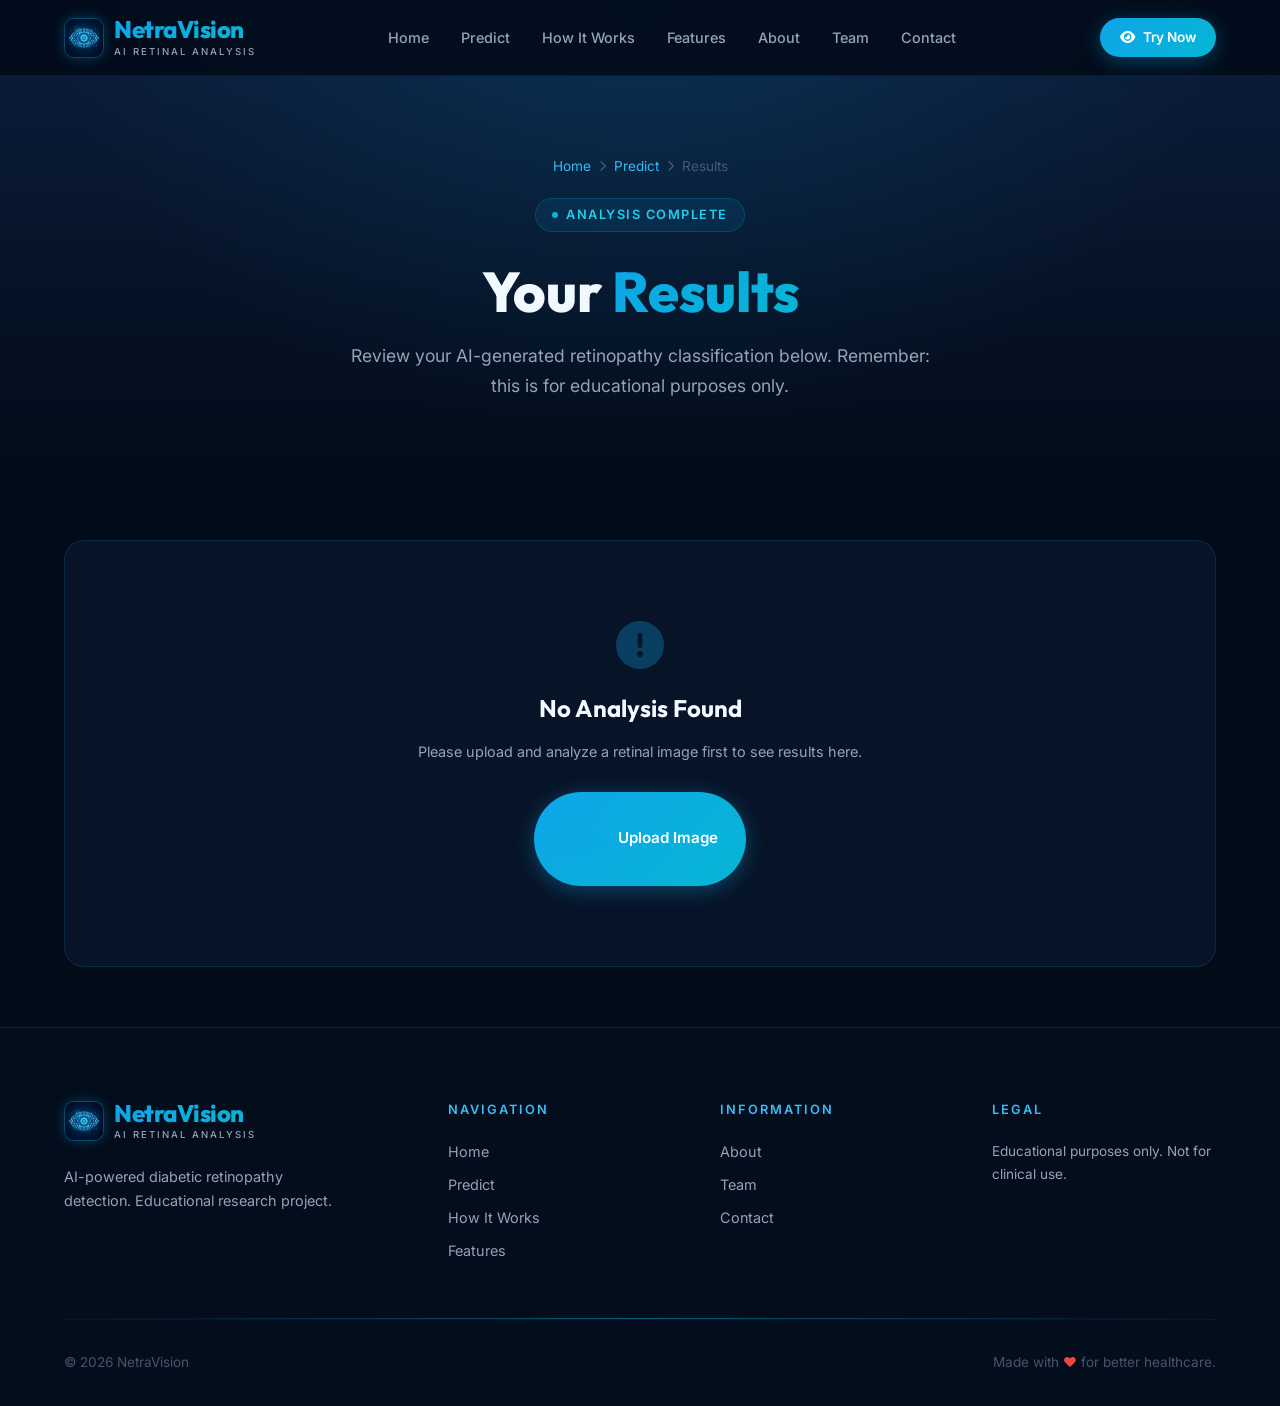
<file: results.html>
<!DOCTYPE html>
<html lang="en">
<head>
  <meta charset="UTF-8" />
  <meta name="viewport" content="width=device-width, initial-scale=1.0" />
  <title>Analysis Results — NetraVision</title>
  <meta name="description" content="View your diabetic retinopathy analysis results from NetraVision's AI model." />
  <link rel="stylesheet" href="css/style.css" />
  <link rel="stylesheet" href="https://cdnjs.cloudflare.com/ajax/libs/font-awesome/6.5.0/css/all.min.css" />
  <style>
    .results-layout {
      display: grid;
      grid-template-columns: 1fr 1.4fr;
      gap: 32px;
      align-items: start;
    }
    /* Result card */
    .result-card {
      background: var(--clr-bg-card);
      border: var(--border-card);
      border-radius: var(--border-radius-xl);
      padding: 32px;
      position: relative;
      overflow: hidden;
    }
    .result-card::before {
      content: '';
      position: absolute;
      top: 0; left: 0; right: 0;
      height: 3px;
      background: var(--grad-blue);
    }
    .result-label {
      font-size: 0.75rem;
      text-transform: uppercase;
      letter-spacing: 2px;
      color: var(--clr-text-muted);
      margin-bottom: 8px;
    }
    .result-severity {
      font-family: var(--font-display);
      font-size: 2rem;
      font-weight: 800;
      margin: 8px 0 16px;
    }
    .confidence-section { margin: 24px 0; }
    .confidence-row {
      display: flex;
      justify-content: space-between;
      align-items: center;
      margin-bottom: 8px;
    }
    .confidence-label { font-size: 0.875rem; color: var(--clr-text-secondary); }
    .confidence-value {
      font-family: var(--font-display);
      font-size: 1.6rem;
      font-weight: 800;
      background: var(--grad-blue);
      -webkit-background-clip: text;
      -webkit-text-fill-color: transparent;
      background-clip: text;
    }

    /* 5-Level Progress Breakdown */
    .severity-breakdown { margin-top: 24px; }
    .severity-breakdown h4 {
      font-size: 0.85rem;
      font-weight: 600;
      color: var(--clr-text-secondary);
      margin-bottom: 16px;
      text-transform: uppercase;
      letter-spacing: 1px;
    }
    .breakdown-row {
      display: flex;
      align-items: center;
      gap: 12px;
      margin-bottom: 10px;
    }
    .breakdown-name {
      font-size: 0.8rem;
      color: var(--clr-text-secondary);
      min-width: 120px;
    }
    .breakdown-bar {
      flex: 1;
      height: 6px;
      background: rgba(14,165,233,0.08);
      border-radius: 99px;
      overflow: hidden;
    }
    .breakdown-fill {
      height: 100%;
      border-radius: 99px;
      transition: width 1.2s cubic-bezier(0.4,0,0.2,1) 0.3s;
    }
    .breakdown-pct {
      font-size: 0.8rem;
      font-weight: 600;
      min-width: 36px;
      text-align: right;
    }

    /* Image */
    .result-image-wrap {
      border-radius: var(--border-radius-lg);
      overflow: hidden;
      border: var(--border-card);
      position: relative;
      background: #000;
    }
    .result-image-wrap img {
      width: 100%;
      max-height: 340px;
      object-fit: contain;
      display: block;
    }
    .image-overlay-badge {
      position: absolute;
      bottom: 12px; left: 12px;
      background: rgba(2,11,24,0.85);
      border: var(--border-card);
      border-radius: 8px;
      padding: 6px 12px;
      font-size: 0.75rem;
      color: var(--clr-text-secondary);
      backdrop-filter: blur(8px);
    }

    /* Recommendations */
    .rec-grid {
      display: grid;
      grid-template-columns: repeat(2, 1fr);
      gap: 16px;
      margin-top: 20px;
    }
    .rec-card {
      background: var(--clr-bg-secondary);
      border: var(--border-card);
      border-radius: var(--border-radius-md);
      padding: 20px;
      transition: border-color var(--transition-base);
    }
    .rec-card:hover { border-color: rgba(14,165,233,0.35); }
    .rec-icon { font-size: 1.3rem; margin-bottom: 10px; }
    .rec-card h5 {
      font-size: 0.9rem;
      font-weight: 600;
      margin-bottom: 6px;
    }
    .rec-card p { font-size: 0.82rem; color: var(--clr-text-secondary); line-height: 1.5; }

    /* Demo Banner */
    .demo-banner {
      background: rgba(99,102,241,0.08);
      border: 1px solid rgba(99,102,241,0.25);
      border-radius: var(--border-radius-md);
      padding: 14px 18px;
      display: flex;
      align-items: center;
      gap: 12px;
      font-size: 0.85rem;
      color: #a5b4fc;
      margin-bottom: 28px;
    }

    /* No-result screen */
    .no-result {
      text-align: center;
      padding: 80px 40px;
    }
    .no-result i { font-size: 3rem; color: rgba(14,165,233,0.3); margin-bottom: 20px; display: block; }
    .no-result h2 { font-family: var(--font-display); font-size: 1.5rem; margin-bottom: 12px; }
    .no-result p { color: var(--clr-text-secondary); margin-bottom: 28px; }

    @media (max-width: 860px) {
      .results-layout { grid-template-columns: 1fr; }
      .rec-grid { grid-template-columns: 1fr; }
    }
  </style>
</head>
<body>

<!-- NAVBAR -->
<nav class="navbar" id="navbar">
  <div class="navbar__inner">
    <a href="index.html" class="navbar__logo">
      <div class="navbar__logo-icon"><img src="assets/images/logo_bg.jpg" alt="NetraVision" /></div>
      <div><span class="navbar__logo-text">NetraVision</span><span class="navbar__logo-sub">AI Retinal Analysis</span></div>
    </a>
    <nav class="navbar__nav">
      <a href="index.html"        class="navbar__link">Home</a>
      <a href="predict.html"      class="navbar__link">Predict</a>
      <a href="how-it-works.html" class="navbar__link">How It Works</a>
      <a href="features.html"     class="navbar__link">Features</a>
      <a href="about.html"        class="navbar__link">About</a>
      <a href="team.html"         class="navbar__link">Team</a>
      <a href="contact.html"      class="navbar__link">Contact</a>
    </nav>
    <a href="predict.html" class="btn btn--primary btn--sm navbar__cta"><i class="fas fa-eye"></i> Try Now</a>
    <button class="navbar__hamburger" id="hamburger" aria-label="Toggle menu" aria-expanded="false">
      <span></span><span></span><span></span>
    </button>
  </div>
  <div class="navbar__mobile" id="mobileNav">
    <a href="index.html"        class="navbar__link">Home</a>
    <a href="predict.html"      class="navbar__link">Predict</a>
    <a href="how-it-works.html" class="navbar__link">How It Works</a>
    <a href="features.html"     class="navbar__link">Features</a>
    <a href="about.html"        class="navbar__link">About</a>
    <a href="team.html"         class="navbar__link">Team</a>
    <a href="contact.html"      class="navbar__link">Contact</a>
  </div>
</nav>

<!-- PAGE HERO -->
<div class="page-hero">
  <div class="container">
    <nav class="breadcrumb">
      <a href="index.html">Home</a>
      <i class="fas fa-chevron-right" style="font-size:0.7rem"></i>
      <a href="predict.html">Predict</a>
      <i class="fas fa-chevron-right" style="font-size:0.7rem"></i>
      <span>Results</span>
    </nav>
    <div class="section-badge" style="margin-inline:auto;display:inline-flex;">Analysis Complete</div>
    <h1 style="margin-top:12px;">Your <span class="text-gradient">Results</span></h1>
    <p>Review your AI-generated retinopathy classification below. Remember: this is for educational purposes only.</p>
  </div>
</div>

<!-- MAIN -->
<section class="section section--sm">
  <div class="container">

    <!-- No Result Screen (shown when no session data) -->
    <div id="noResult" class="hidden">
      <div class="no-result card">
        <i class="fas fa-exclamation-circle"></i>
        <h2>No Analysis Found</h2>
        <p>Please upload and analyze a retinal image first to see results here.</p>
        <a href="predict.html" class="btn btn--primary"><i class="fas fa-upload"></i> Upload Image</a>
      </div>
    </div>

    <!-- Results (shown when session data exists) -->
    <div id="resultsContent">
      <!-- Demo Mode Banner -->
      <div class="demo-banner">
        <i class="fas fa-flask" style="flex-shrink:0;"></i>
        <div>
          <strong>Demo Mode — Simulated Results</strong> &nbsp;|&nbsp;
          These results are generated by a demo simulation and do not reflect a real medical analysis.
          Once the CNN backend is connected, real predictions will appear here.
        </div>
      </div>

      <div class="results-layout">
        <!-- LEFT: Image -->
        <div>
          <div class="result-image-wrap" data-reveal>
            <img id="resultImage" src="assets/images/hero_retina.jpg" alt="Analyzed retinal image" />
            <div class="image-overlay-badge">
              <i class="fas fa-eye" style="margin-right:6px;color:var(--clr-blue-light);"></i>
              <span id="imageName">retinal-scan.jpg</span>
            </div>
          </div>

          <!-- Timestamp & Meta -->
          <div style="margin-top:16px;display:flex;flex-direction:column;gap:8px;">
            <div style="display:flex;justify-content:space-between;font-size:0.82rem;color:var(--clr-text-muted);">
              <span><i class="fas fa-clock" style="margin-right:6px;"></i>Analyzed at</span>
              <span id="resultTimestamp">—</span>
            </div>
            <div style="display:flex;justify-content:space-between;font-size:0.82rem;color:var(--clr-text-muted);">
              <span><i class="fas fa-brain" style="margin-right:6px;"></i>Model</span>
              <span>NetraVision CNN v1.0 (Demo)</span>
            </div>
          </div>

          <!-- Action Buttons -->
          <div style="display:flex;gap:12px;margin-top:24px;flex-wrap:wrap;">
            <a href="predict.html" class="btn btn--primary" id="analyzeAnotherBtn">
              <i class="fas fa-redo"></i> Analyze Another Image
            </a>
            <button class="btn btn--outline" id="downloadBtn">
              <i class="fas fa-download"></i> Download Report
            </button>
          </div>
        </div>

        <!-- RIGHT: Result Info -->
        <div>
          <!-- Main Result Card -->
          <div class="result-card" data-reveal>
            <div class="result-label">Prediction Result</div>

            <div id="resultBadge" style="margin:12px 0;"></div>

            <div class="result-severity" id="resultSeverity">Mild DR</div>

            <p id="resultDescription" style="color:var(--clr-text-secondary);font-size:0.9rem;line-height:1.7;margin-bottom:20px;">
              Mild diabetic retinopathy has been detected. Microaneurysms are present in the retina. Regular monitoring and blood sugar control are advised.
            </p>

            <!-- Confidence Score -->
            <div class="confidence-section">
              <div class="confidence-row">
                <span class="confidence-label">Confidence Score</span>
                <span class="confidence-value" id="confidenceValue">87.4%</span>
              </div>
              <div class="progress-bar">
                <div class="progress-bar__fill" id="confidenceFill" style="width:0%"></div>
              </div>
            </div>

            <!-- 5-Level Breakdown -->
            <div class="severity-breakdown">
              <h4>Class Probability Breakdown</h4>
              <div id="breakdownRows"></div>
            </div>
          </div>

          <!-- Recommendations -->
          <div style="margin-top:24px;" data-reveal class="delay-2">
            <h3 style="font-family:var(--font-display);font-size:1.1rem;font-weight:600;margin-bottom:4px;">
              <i class="fas fa-notes-medical" style="color:var(--clr-blue-light);margin-right:8px;"></i>
              Recommendations
            </h3>
            <p style="color:var(--clr-text-secondary);font-size:0.85rem;margin-bottom:16px;">
              Based on the classification result — educational guidance only.
            </p>

            <div class="rec-grid" id="recommendationsGrid"></div>

            <div class="alert alert--warning" style="margin-top:16px;">
              <i class="fas fa-exclamation-triangle" style="flex-shrink:0;"></i>
              <div>
                <strong>Important:</strong> These recommendations are generated automatically for educational purposes.
                Always consult a qualified ophthalmologist or healthcare provider for medical advice.
              </div>
            </div>
          </div>
        </div>
      </div>
    </div>

  </div>
</section>

<!-- FOOTER -->
<footer class="footer">
  <div class="container">
    <div class="footer__grid">
      <div class="footer__brand">
        <a href="index.html" class="navbar__logo" style="display:inline-flex;margin-bottom:8px;">
          <div class="navbar__logo-icon"><img src="assets/images/logo_bg.jpg" alt="NetraVision" /></div>
          <div><span class="navbar__logo-text">NetraVision</span><span class="navbar__logo-sub">AI Retinal Analysis</span></div>
        </a>
        <p>AI-powered diabetic retinopathy detection. Educational research project.</p>
      </div>
      <div><div class="footer__heading">Navigation</div>
        <nav class="footer__links">
          <a href="index.html">Home</a><a href="predict.html">Predict</a>
          <a href="how-it-works.html">How It Works</a><a href="features.html">Features</a>
        </nav>
      </div>
      <div><div class="footer__heading">Information</div>
        <nav class="footer__links">
          <a href="about.html">About</a><a href="team.html">Team</a><a href="contact.html">Contact</a>
        </nav>
      </div>
      <div>
        <div class="footer__heading">Legal</div>
        <p style="color:var(--clr-text-secondary);font-size:0.85rem;line-height:1.7;">Educational purposes only. Not for clinical use.</p>
      </div>
    </div>
    <div class="glow-line"></div>
    <div class="footer__bottom">
      <p>© 2026 NetraVision</p>
      <p>Made with <span style="color:#ef4444;">❤</span> for better healthcare.</p>
    </div>
  </div>
</footer>

<script src="js/main.js"></script>
<script>
/**
 * results.js (inline) — Reads sessionStorage data from predict.js
 * and populates the results page UI.
 */
(function initResults() {
  const stored = sessionStorage.getItem('nv_result');

  if (!stored) {
    document.getElementById('noResult').classList.remove('hidden');
    document.getElementById('resultsContent').classList.add('hidden');
    return;
  }

  const data = JSON.parse(stored);

  // Severity definitions
  const severityInfo = [
    {
      label: 'No DR (Normal)',
      color: '#10b981',
      className: 'severity--0',
      description: 'No signs of diabetic retinopathy detected. The retina appears normal. Maintain good blood sugar control and schedule regular annual eye exams.',
      recs: [
        { icon: '🔄', title: 'Annual Eye Exams', text: 'Continue yearly dilated eye exams to monitor retinal health.' },
        { icon: '🩸', title: 'Blood Sugar Control', text: 'Maintain HbA1c below 7% to prevent future retinopathy.' },
        { icon: '🥗', title: 'Healthy Lifestyle', text: 'Follow a balanced diet and exercise routine to manage diabetes.' },
        { icon: '💊', title: 'Medication Adherence', text: 'Take prescribed diabetes medications as directed by your doctor.' },
      ]
    },
    {
      label: 'Mild DR',
      color: '#f59e0b',
      className: 'severity--1',
      description: 'Mild diabetic retinopathy detected. Microaneurysms are present — small bulges in blood vessels of the retina. Regular monitoring is important.',
      recs: [
        { icon: '👁', title: 'Frequent Monitoring', text: 'Schedule eye exams every 6–9 months to track progression.' },
        { icon: '🩺', title: 'Specialist Referral', text: 'Consult an ophthalmologist for a detailed retinal evaluation.' },
        { icon: '🩸', title: 'Tighter Glucose Control', text: 'Work with your doctor to improve blood glucose management.' },
        { icon: '💡', title: 'Early Intervention', text: 'Early treatment at this stage can significantly prevent vision loss.' },
      ]
    },
    {
      label: 'Moderate DR',
      color: '#f97316',
      className: 'severity--2',
      description: 'Moderate diabetic retinopathy detected. Multiple microaneurysms, hemorrhages, and exudates are present. Prompt medical consultation recommended.',
      recs: [
        { icon: '🚑', title: 'Urgent Ophthalmology Visit', text: 'See a retinal specialist within 3 months for assessment.' },
        { icon: '🔬', title: 'Further Testing', text: 'Fluorescein angiography or OCT may be required for evaluation.' },
        { icon: '🩸', title: 'Strict Glucose Control', text: 'Intensive diabetes management to slow progression.' },
        { icon: '💉', title: 'Possible Treatment', text: 'Laser therapy or anti-VEGF injections may be considered.' },
      ]
    },
    {
      label: 'Severe DR',
      color: '#ef4444',
      className: 'severity--3',
      description: 'Severe diabetic retinopathy detected. Significant retinal ischemia and extensive hemorrhages. Immediate medical attention is strongly recommended.',
      recs: [
        { icon: '🆘', title: 'Immediate Consultation', text: 'See a retinal specialist as soon as possible — within weeks.' },
        { icon: '💉', title: 'Anti-VEGF Treatment', text: 'Intravitreal injections may be required to prevent progression.' },
        { icon: '🔆', title: 'Laser Photocoagulation', text: 'Pan-retinal photocoagulation (PRP) may be recommended.' },
        { icon: '🩺', title: 'Systemic Control', text: 'Aggressively control blood pressure, glucose, and cholesterol.' },
      ]
    },
    {
      label: 'Proliferative DR',
      color: '#a855f7',
      className: 'severity--4',
      description: 'Proliferative diabetic retinopathy detected — the most advanced stage. New abnormal blood vessels are growing. Risk of blindness is high without treatment.',
      recs: [
        { icon: '🚨', title: 'Emergency Ophthalmic Care', text: 'Seek urgent specialist care immediately — same day if possible.' },
        { icon: '🔬', title: 'Vitrectomy', text: 'Surgical intervention may be required to remove vitreous hemorrhage.' },
        { icon: '💉', title: 'Anti-VEGF Injections', text: 'Repeated anti-VEGF therapy essential to suppress new vessel growth.' },
        { icon: '🛡', title: 'Vision Preservation', text: 'All treatment options aimed at preserving remaining vision.' },
      ]
    },
  ];

  const level = data.level !== undefined ? data.level : 1;
  const info = severityInfo[level];

  // Badge
  const badge = document.getElementById('resultBadge');
  if (badge) {
    badge.innerHTML = `<span class="severity-badge ${info.className}">
      <span style="width:8px;height:8px;border-radius:50%;background:${info.color};display:inline-block;"></span>
      Level ${level}
    </span>`;
  }

  // Severity label
  const sevEl = document.getElementById('resultSeverity');
  if (sevEl) { sevEl.textContent = info.label; sevEl.style.color = info.color; }

  // Description
  const descEl = document.getElementById('resultDescription');
  if (descEl) descEl.textContent = info.description;

  // Confidence
  const conf = data.confidence || 87.4;
  const confEl = document.getElementById('confidenceValue');
  if (confEl) confEl.textContent = conf.toFixed(1) + '%';

  // Confidence bar (animate after render)
  setTimeout(() => {
    const fill = document.getElementById('confidenceFill');
    if (fill) fill.style.width = conf + '%';
  }, 200);

  // Timestamp
  const tsEl = document.getElementById('resultTimestamp');
  if (tsEl && data.timestamp) {
    tsEl.textContent = new Date(data.timestamp).toLocaleString();
  }

  // Image
  const imgEl = document.getElementById('resultImage');
  if (imgEl && data.imageData) imgEl.src = data.imageData;

  // Filename
  const nameEl = document.getElementById('imageName');
  if (nameEl && data.imageName) nameEl.textContent = data.imageName;

  // Breakdown (simulated probabilities)
  const probs = generateProbabilities(level, conf);
  const breakdownContainer = document.getElementById('breakdownRows');
  if (breakdownContainer) {
    const colors = ['#10b981','#f59e0b','#f97316','#ef4444','#a855f7'];
    const labels = ['No DR','Mild DR','Moderate DR','Severe DR','Prolif. DR'];
    breakdownContainer.innerHTML = probs.map((p, i) => `
      <div class="breakdown-row">
        <span class="breakdown-name" style="color:${colors[i]}">${labels[i]}</span>
        <div class="breakdown-bar">
          <div class="breakdown-fill" style="width:0%;background:${colors[i]};" data-target="${p}"></div>
        </div>
        <span class="breakdown-pct" style="color:${colors[i]}">${p.toFixed(1)}%</span>
      </div>
    `).join('');
    // Animate fills
    setTimeout(() => {
      breakdownContainer.querySelectorAll('.breakdown-fill').forEach(el => {
        el.style.width = el.dataset.target + '%';
      });
    }, 400);
  }

  // Recommendations
  const recGrid = document.getElementById('recommendationsGrid');
  if (recGrid) {
    recGrid.innerHTML = info.recs.map(r => `
      <div class="rec-card">
        <div class="rec-icon">${r.icon}</div>
        <h5>${r.title}</h5>
        <p>${r.text}</p>
      </div>
    `).join('');
  }

  // Download Report Button
  const dlBtn = document.getElementById('downloadBtn');
  if (dlBtn) {
    dlBtn.addEventListener('click', () => downloadReport(data, info, conf, probs));
  }
})();

// Generate plausible probability distribution
function generateProbabilities(level, confidence) {
  const probs = [5, 5, 5, 5, 5];
  probs[level] = confidence;
  const remaining = 100 - confidence;
  const others = [0,1,2,3,4].filter(i => i !== level);
  let distributed = 0;
  others.forEach((i, idx) => {
    const share = idx < others.length - 1
      ? parseFloat((remaining * Math.random() * 0.4 + 0.05).toFixed(1))
      : parseFloat((remaining - distributed).toFixed(1));
    probs[i] = Math.max(0, share);
    distributed += share;
  });
  // Normalize
  const total = probs.reduce((a,b) => a+b, 0);
  return probs.map(p => parseFloat(((p / total) * 100).toFixed(1)));
}

// Download simple text report
function downloadReport(data, info, conf, probs) {
  const labels = ['No DR (Normal)','Mild DR','Moderate DR','Severe DR','Proliferative DR'];
  const report = `
NETRAVISION — AI RETINAL ANALYSIS REPORT
==========================================
Date: ${new Date(data.timestamp).toLocaleString()}
Image: ${data.imageName || 'N/A'}
Model: NetraVision CNN v1.0 (Demo Mode)

RESULT
------
Severity Level : ${data.level} — ${info.label}
Confidence     : ${conf.toFixed(1)}%

CLASS PROBABILITIES
-------------------
${labels.map((l, i) => `${l.padEnd(20)}: ${(probs[i] || 0).toFixed(1)}%`).join('\n')}

DESCRIPTION
-----------
${info.description}

RECOMMENDATIONS
---------------
${info.recs.map(r => `• ${r.title}: ${r.text}`).join('\n')}

DISCLAIMER
----------
This report is generated by NetraVision, a college research project.
Results are simulated in DEMO MODE and are NOT a substitute for a
professional medical diagnosis. Always consult a qualified ophthalmologist.

==========================================
© 2026 NetraVision
`.trim();

  const blob = new Blob([report], { type: 'text/plain' });
  const url = URL.createObjectURL(blob);
  const a = document.createElement('a');
  a.href = url;
  a.download = `NetraVision_Report_${Date.now()}.txt`;
  a.click();
  URL.revokeObjectURL(url);
  window.NetraVision && window.NetraVision.showToast('Report downloaded!', 'success');
}
</script>
</body>
</html>
</file>
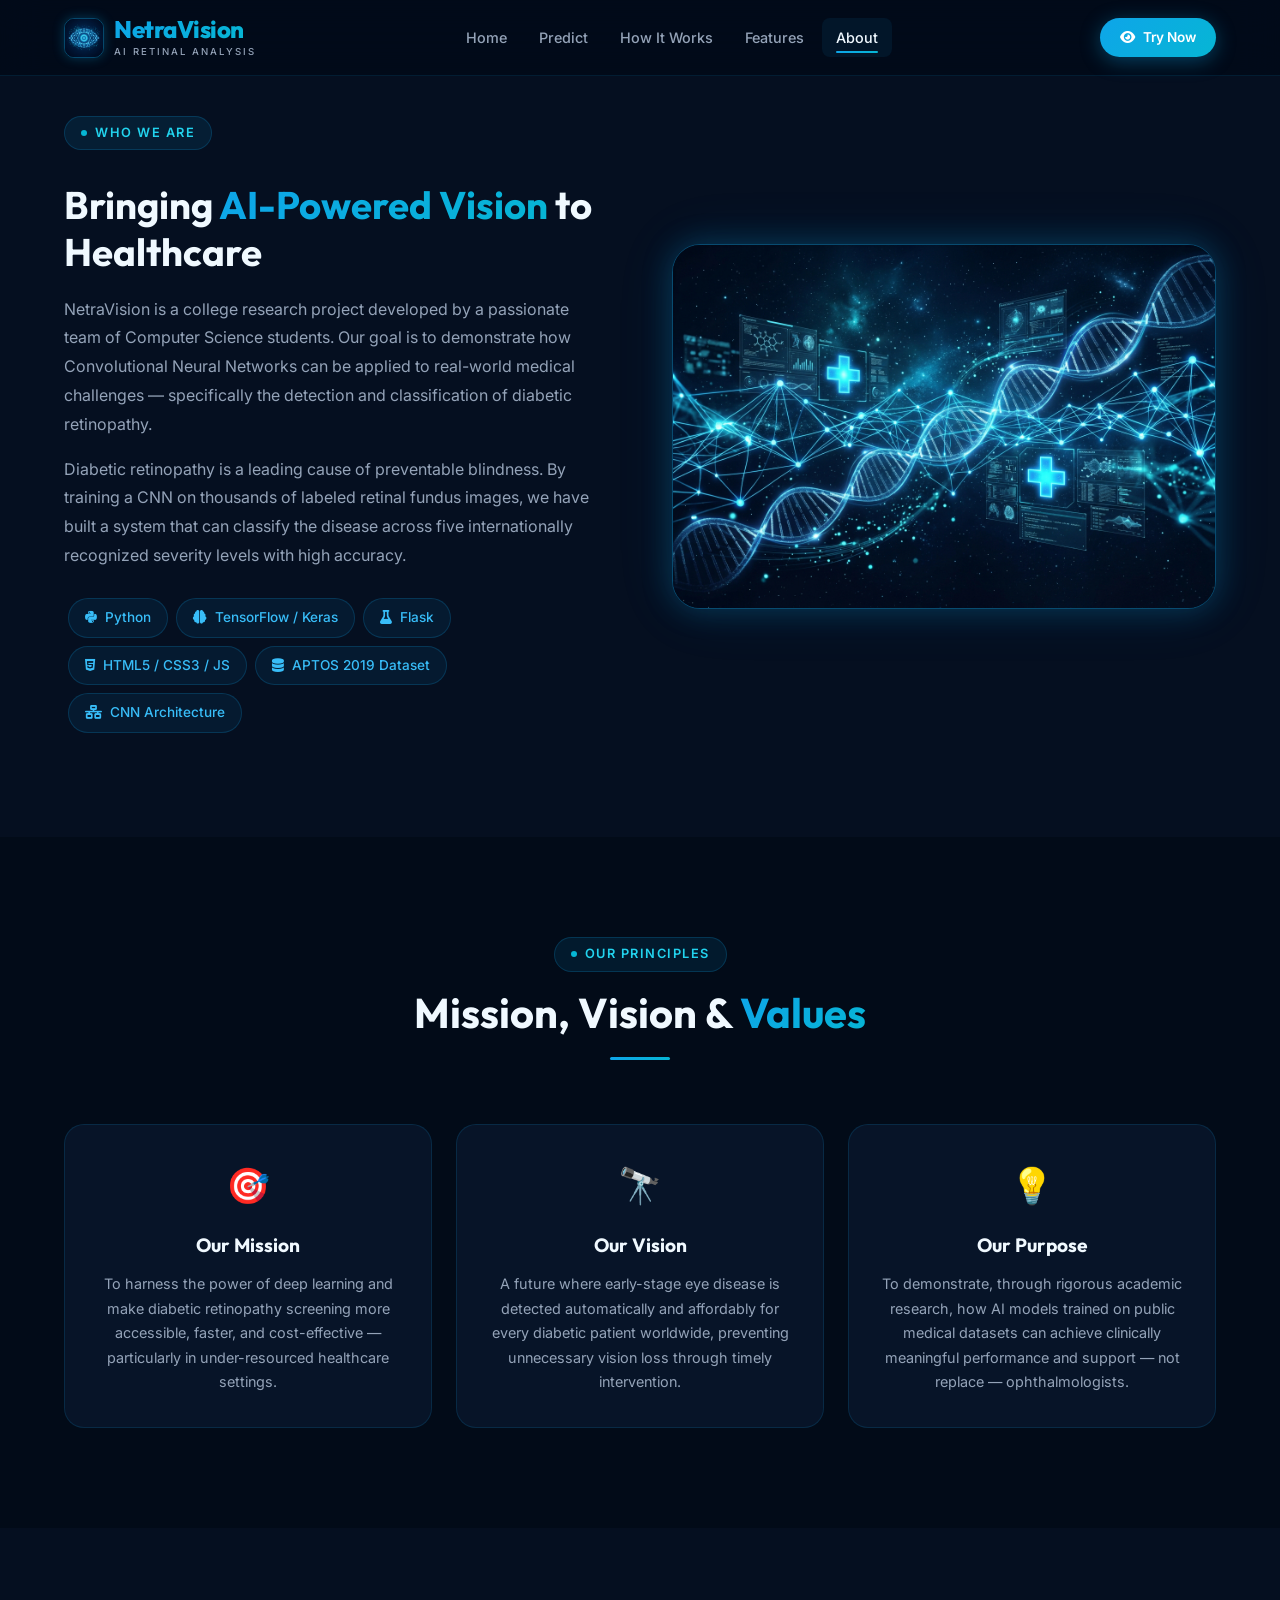
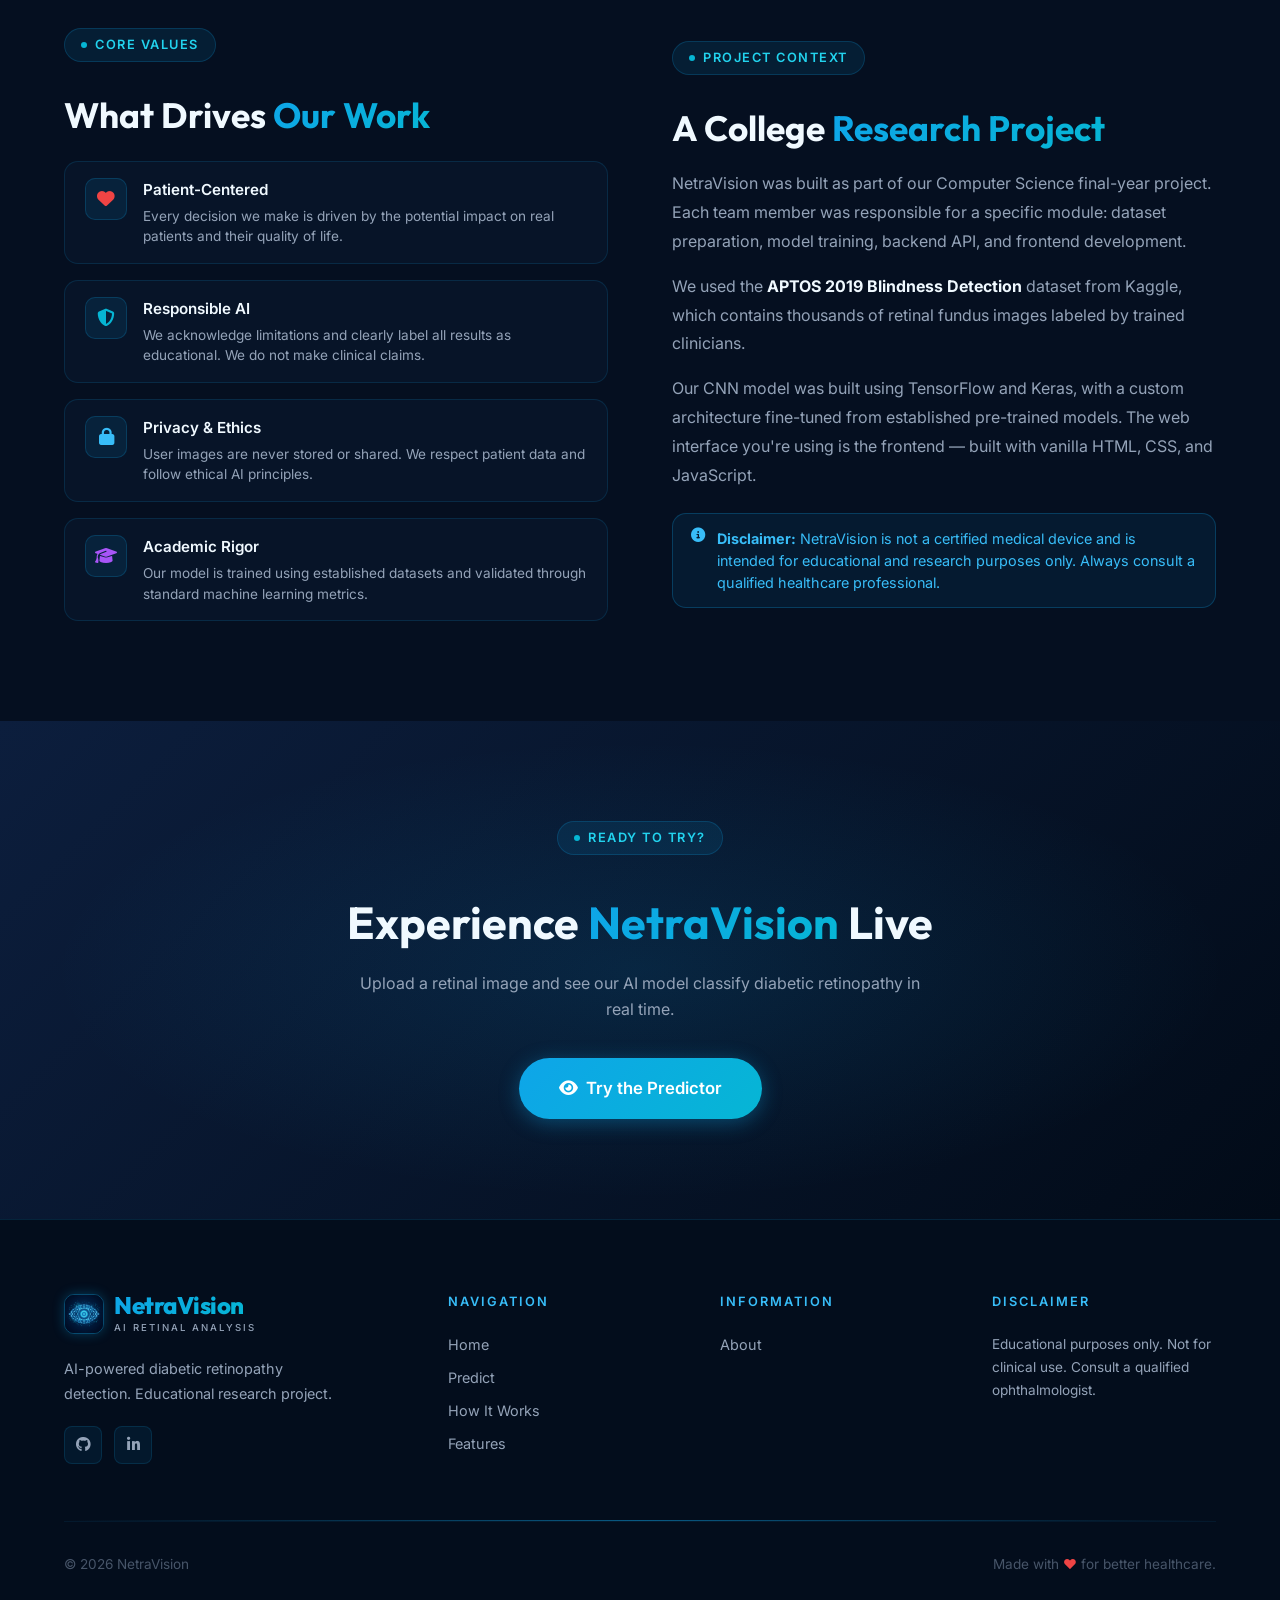
<file: frontend/about.html>
<!DOCTYPE html>
<html lang="en">
<head>
  <meta charset="UTF-8" />
  <meta name="viewport" content="width=device-width, initial-scale=1.0" />
  <title>About — NetraVision | Our Mission</title>
  <meta name="description" content="Learn about NetraVision — a college research project using AI to detect diabetic retinopathy, our mission, vision, and values." />
  <link rel="stylesheet" href="css/style.css" />
  <link rel="stylesheet" href="https://cdnjs.cloudflare.com/ajax/libs/font-awesome/6.5.0/css/all.min.css" />
  <style>
    .about-hero-img {
      width: 100%;
      max-height: 420px;
      object-fit: cover;
      border-radius: var(--border-radius-xl);
      border: var(--border-glow);
      box-shadow: var(--shadow-glow);
    }
    .mission-grid {
      display: grid;
      grid-template-columns: repeat(3, 1fr);
      gap: 24px;
      margin-top: 0;
    }
    .mission-card {
      background: var(--clr-bg-card);
      border: var(--border-card);
      border-radius: var(--border-radius-lg);
      padding: 32px 24px;
      text-align: center;
      transition: transform var(--transition-base), border-color var(--transition-base);
      position: relative;
      overflow: hidden;
    }
    .mission-card::before {
      content: '';
      position: absolute;
      bottom: 0; left: 0; right: 0;
      height: 3px;
      background: var(--grad-blue);
      transform: scaleX(0);
      transition: transform var(--transition-base);
    }
    .mission-card:hover { transform: translateY(-6px); border-color: rgba(14,165,233,0.35); }
    .mission-card:hover::before { transform: scaleX(1); }
    .mission-icon { font-size: 2.2rem; margin-bottom: 16px; }
    .mission-card h3 { font-family: var(--font-display); font-size: 1.2rem; font-weight: 700; margin-bottom: 12px; }
    .mission-card p { color: var(--clr-text-secondary); font-size: 0.9rem; line-height: 1.7; }

    .about-intro-grid {
      display: grid;
      grid-template-columns: 1fr 1fr;
      gap: 64px;
      align-items: center;
    }
    .value-list { display: flex; flex-direction: column; gap: 16px; margin-top: 24px; }
    .value-item {
      display: flex; align-items: flex-start; gap: 16px;
      padding: 16px 20px;
      background: var(--clr-bg-card);
      border: var(--border-card);
      border-radius: var(--border-radius-md);
      transition: border-color var(--transition-base);
    }
    .value-item:hover { border-color: rgba(14,165,233,0.35); }
    .value-icon {
      width: 42px; height: 42px;
      border-radius: 10px;
      background: rgba(14,165,233,0.1);
      border: 1px solid rgba(14,165,233,0.2);
      display: flex; align-items: center; justify-content: center;
      font-size: 1.1rem;
      flex-shrink: 0;
    }
    .value-item h4 { font-size: 0.95rem; font-weight: 600; margin-bottom: 4px; }
    .value-item p  { font-size: 0.85rem; color: var(--clr-text-secondary); line-height: 1.5; }

    .tech-badge {
      display: inline-flex;
      align-items: center;
      gap: 8px;
      padding: 8px 16px;
      border-radius: var(--border-radius-full);
      background: rgba(14,165,233,0.08);
      border: 1px solid rgba(14,165,233,0.2);
      font-size: 0.85rem;
      font-weight: 500;
      color: var(--clr-blue-light);
      margin: 4px;
    }
    .tech-badges { display: flex; flex-wrap: wrap; margin-top: 16px; }

    @media (max-width: 768px) {
      .mission-grid, .about-intro-grid { grid-template-columns: 1fr; }
      .about-intro-grid { gap: 40px; }
    }
  </style>
</head>
<body>

<!-- NAVBAR -->
<nav class="navbar" id="navbar">
  <div class="navbar__inner">
    <a href="index.html" class="navbar__logo">
      <div class="navbar__logo-icon"><img src="assets/images/logo_bg.jpg" alt="NetraVision" /></div>
      <div><span class="navbar__logo-text">NetraVision</span><span class="navbar__logo-sub">AI Retinal Analysis</span></div>
    </a>
    <nav class="navbar__nav">
      <a href="index.html"        class="navbar__link">Home</a>
      <a href="predict.html"      class="navbar__link">Predict</a>
      <a href="how-it-works.html" class="navbar__link">How It Works</a>
      <a href="features.html"     class="navbar__link">Features</a>
      <a href="about.html"        class="navbar__link active">About</a>
    </nav>
    <a href="predict.html" class="btn btn--primary btn--sm navbar__cta"><i class="fas fa-eye"></i> Try Now</a>
    <button class="navbar__hamburger" id="hamburger" aria-label="Toggle menu" aria-expanded="false">
      <span></span><span></span><span></span>
    </button>
  </div>
  <div class="navbar__mobile" id="mobileNav">
    <a href="index.html"        class="navbar__link">Home</a>
    <a href="predict.html"      class="navbar__link">Predict</a>
    <a href="how-it-works.html" class="navbar__link">How It Works</a>
    <a href="features.html"     class="navbar__link">Features</a>
    <a href="about.html"        class="navbar__link">About</a>
  </div>
</nav>

<!-- INTRO SECTION -->
<section class="section" style="background:var(--clr-bg-secondary); padding-top: calc(var(--navbar-h) + 40px);">
  <div class="container">
    <div class="about-intro-grid">
      <div data-reveal>
        <div class="section-badge">Who We Are</div>
        <h2 style="font-family:var(--font-display);font-size:clamp(1.8rem,3vw,2.4rem);font-weight:700;line-height:1.2;margin:16px 0 20px;">
          Bringing <span class="text-gradient">AI-Powered Vision</span> to Healthcare
        </h2>
        <p style="color:var(--clr-text-secondary);line-height:1.8;margin-bottom:16px;">
          NetraVision is a college research project developed by a passionate team of Computer Science students. Our goal is to demonstrate how Convolutional Neural Networks can be applied to real-world medical challenges — specifically the detection and classification of diabetic retinopathy.
        </p>
        <p style="color:var(--clr-text-secondary);line-height:1.8;margin-bottom:24px;">
          Diabetic retinopathy is a leading cause of preventable blindness. By training a CNN on thousands of labeled retinal fundus images, we have built a system that can classify the disease across five internationally recognized severity levels with high accuracy.
        </p>

        <div class="tech-badges">
          <span class="tech-badge"><i class="fab fa-python"></i> Python</span>
          <span class="tech-badge"><i class="fas fa-brain"></i> TensorFlow / Keras</span>
          <span class="tech-badge"><i class="fas fa-flask"></i> Flask</span>
          <span class="tech-badge"><i class="fab fa-html5"></i> HTML5 / CSS3 / JS</span>
          <span class="tech-badge"><i class="fas fa-database"></i> APTOS 2019 Dataset</span>
          <span class="tech-badge"><i class="fas fa-network-wired"></i> CNN Architecture</span>
        </div>
      </div>

      <div data-reveal class="delay-2">
        <img src="assets/images/about_bg.jpg" alt="Medical AI technology visualization" class="about-hero-img" />
      </div>
    </div>
  </div>
</section>

<!-- MISSION / VISION / VALUES -->
<section class="section">
  <div class="container">
    <div class="section-header" data-reveal>
      <div class="section-badge">Our Principles</div>
      <h2>Mission, Vision &amp; <span class="text-gradient">Values</span></h2>
      <div class="section-divider"></div>
    </div>

    <div class="mission-grid">
      <div class="mission-card" data-reveal data-reveal-delay="1">
        <div class="mission-icon">🎯</div>
        <h3>Our Mission</h3>
        <p>To harness the power of deep learning and make diabetic retinopathy screening more accessible, faster, and cost-effective — particularly in under-resourced healthcare settings.</p>
      </div>
      <div class="mission-card" data-reveal data-reveal-delay="2">
        <div class="mission-icon">🔭</div>
        <h3>Our Vision</h3>
        <p>A future where early-stage eye disease is detected automatically and affordably for every diabetic patient worldwide, preventing unnecessary vision loss through timely intervention.</p>
      </div>
      <div class="mission-card" data-reveal data-reveal-delay="3">
        <div class="mission-icon">💡</div>
        <h3>Our Purpose</h3>
        <p>To demonstrate, through rigorous academic research, how AI models trained on public medical datasets can achieve clinically meaningful performance and support — not replace — ophthalmologists.</p>
      </div>
    </div>
  </div>
</section>

<!-- VALUES -->
<section class="section" style="background:var(--clr-bg-secondary);">
  <div class="container">
    <div class="about-intro-grid">
      <div data-reveal>
        <div class="section-badge">Core Values</div>
        <h2 style="font-family:var(--font-display);font-size:clamp(1.6rem,3vw,2.2rem);font-weight:700;line-height:1.2;margin:16px 0 20px;">
          What Drives <span class="text-gradient">Our Work</span>
        </h2>
        <div class="value-list">
          <div class="value-item">
            <div class="value-icon"><i class="fas fa-heart" style="color:#ef4444;"></i></div>
            <div>
              <h4>Patient-Centered</h4>
              <p>Every decision we make is driven by the potential impact on real patients and their quality of life.</p>
            </div>
          </div>
          <div class="value-item">
            <div class="value-icon"><i class="fas fa-shield-alt" style="color:var(--clr-cyan);"></i></div>
            <div>
              <h4>Responsible AI</h4>
              <p>We acknowledge limitations and clearly label all results as educational. We do not make clinical claims.</p>
            </div>
          </div>
          <div class="value-item">
            <div class="value-icon"><i class="fas fa-lock" style="color:var(--clr-blue-light);"></i></div>
            <div>
              <h4>Privacy &amp; Ethics</h4>
              <p>User images are never stored or shared. We respect patient data and follow ethical AI principles.</p>
            </div>
          </div>
          <div class="value-item">
            <div class="value-icon"><i class="fas fa-graduation-cap" style="color:#a855f7;"></i></div>
            <div>
              <h4>Academic Rigor</h4>
              <p>Our model is trained using established datasets and validated through standard machine learning metrics.</p>
            </div>
          </div>
        </div>
      </div>

      <div data-reveal class="delay-2">
        <div class="section-badge">Project Context</div>
        <h2 style="font-family:var(--font-display);font-size:clamp(1.6rem,3vw,2.2rem);font-weight:700;line-height:1.2;margin:16px 0 20px;">
          A College <span class="text-gradient">Research Project</span>
        </h2>
        <p style="color:var(--clr-text-secondary);line-height:1.8;margin-bottom:16px;">
          NetraVision was built as part of our Computer Science final-year project. Each team member was responsible for a specific module: dataset preparation, model training, backend API, and frontend development.
        </p>
        <p style="color:var(--clr-text-secondary);line-height:1.8;margin-bottom:16px;">
          We used the <strong style="color:var(--clr-text-primary);">APTOS 2019 Blindness Detection</strong> dataset from Kaggle, which contains thousands of retinal fundus images labeled by trained clinicians.
        </p>
        <p style="color:var(--clr-text-secondary);line-height:1.8;margin-bottom:24px;">
          Our CNN model was built using TensorFlow and Keras, with a custom architecture fine-tuned from established pre-trained models. The web interface you're using is the frontend — built with vanilla HTML, CSS, and JavaScript.
        </p>
        <div class="alert alert--info">
          <i class="fas fa-info-circle" style="flex-shrink:0;"></i>
          <div>
            <strong>Disclaimer:</strong> NetraVision is not a certified medical device and is intended for educational and research purposes only. Always consult a qualified healthcare professional.
          </div>
        </div>
      </div>
    </div>
  </div>
</section>

<!-- CTA -->
<section class="section" style="text-align:center;background:linear-gradient(135deg,#0c1e3d,#020b18);position:relative;overflow:hidden;">
  <div style="position:absolute;inset:0;background:radial-gradient(ellipse at 50% 50%,rgba(14,165,233,0.12) 0%,transparent 65%);pointer-events:none;"></div>
  <div class="container" style="position:relative;">
    <div data-reveal>
      <div class="section-badge" style="display:inline-flex;">Ready to Try?</div>
      <h2 style="font-family:var(--font-display);font-size:clamp(1.8rem,3.5vw,2.8rem);font-weight:700;margin:16px 0 12px;">
        Experience <span class="text-gradient">NetraVision</span> Live
      </h2>
      <p style="color:var(--clr-text-secondary);max-width:560px;margin-inline:auto;margin-bottom:36px;">
        Upload a retinal image and see our AI model classify diabetic retinopathy in real time.
      </p>
      <div style="display:flex;gap:16px;justify-content:center;flex-wrap:wrap;">
        <a href="predict.html" class="btn btn--primary btn--lg"><i class="fas fa-eye"></i> Try the Predictor</a>
      </div>
    </div>
  </div>
</section>

<!-- FOOTER -->
<footer class="footer">
  <div class="container">
    <div class="footer__grid">
      <div class="footer__brand">
        <a href="index.html" class="navbar__logo" style="display:inline-flex;margin-bottom:8px;">
          <div class="navbar__logo-icon"><img src="assets/images/logo_bg.jpg" alt="NetraVision" /></div>
          <div><span class="navbar__logo-text">NetraVision</span><span class="navbar__logo-sub">AI Retinal Analysis</span></div>
        </a>
        <p>AI-powered diabetic retinopathy detection. Educational research project.</p>
        <div class="footer__social" style="margin-top:20px;">
          <a href="#" class="social-icon"><i class="fab fa-github"></i></a>
          <a href="#" class="social-icon"><i class="fab fa-linkedin-in"></i></a>
        </div>
      </div>
      <div><div class="footer__heading">Navigation</div>
        <nav class="footer__links">
          <a href="index.html">Home</a><a href="predict.html">Predict</a>
          <a href="how-it-works.html">How It Works</a><a href="features.html">Features</a>
        </nav>
      </div>
      <div><div class="footer__heading">Information</div>
        <nav class="footer__links"><a href="about.html">About</a></nav>
      </div>
      <div>
        <div class="footer__heading">Disclaimer</div>
        <p style="color:var(--clr-text-secondary);font-size:0.85rem;line-height:1.7;">Educational purposes only. Not for clinical use. Consult a qualified ophthalmologist.</p>
      </div>
    </div>
    <div class="glow-line"></div>
    <div class="footer__bottom">
      <p>© 2026 NetraVision</p>
      <p>Made with <span style="color:#ef4444;">❤</span> for better healthcare.</p>
    </div>
  </div>
</footer>

<script src="js/main.js"></script>
</body>
</html>
</file>
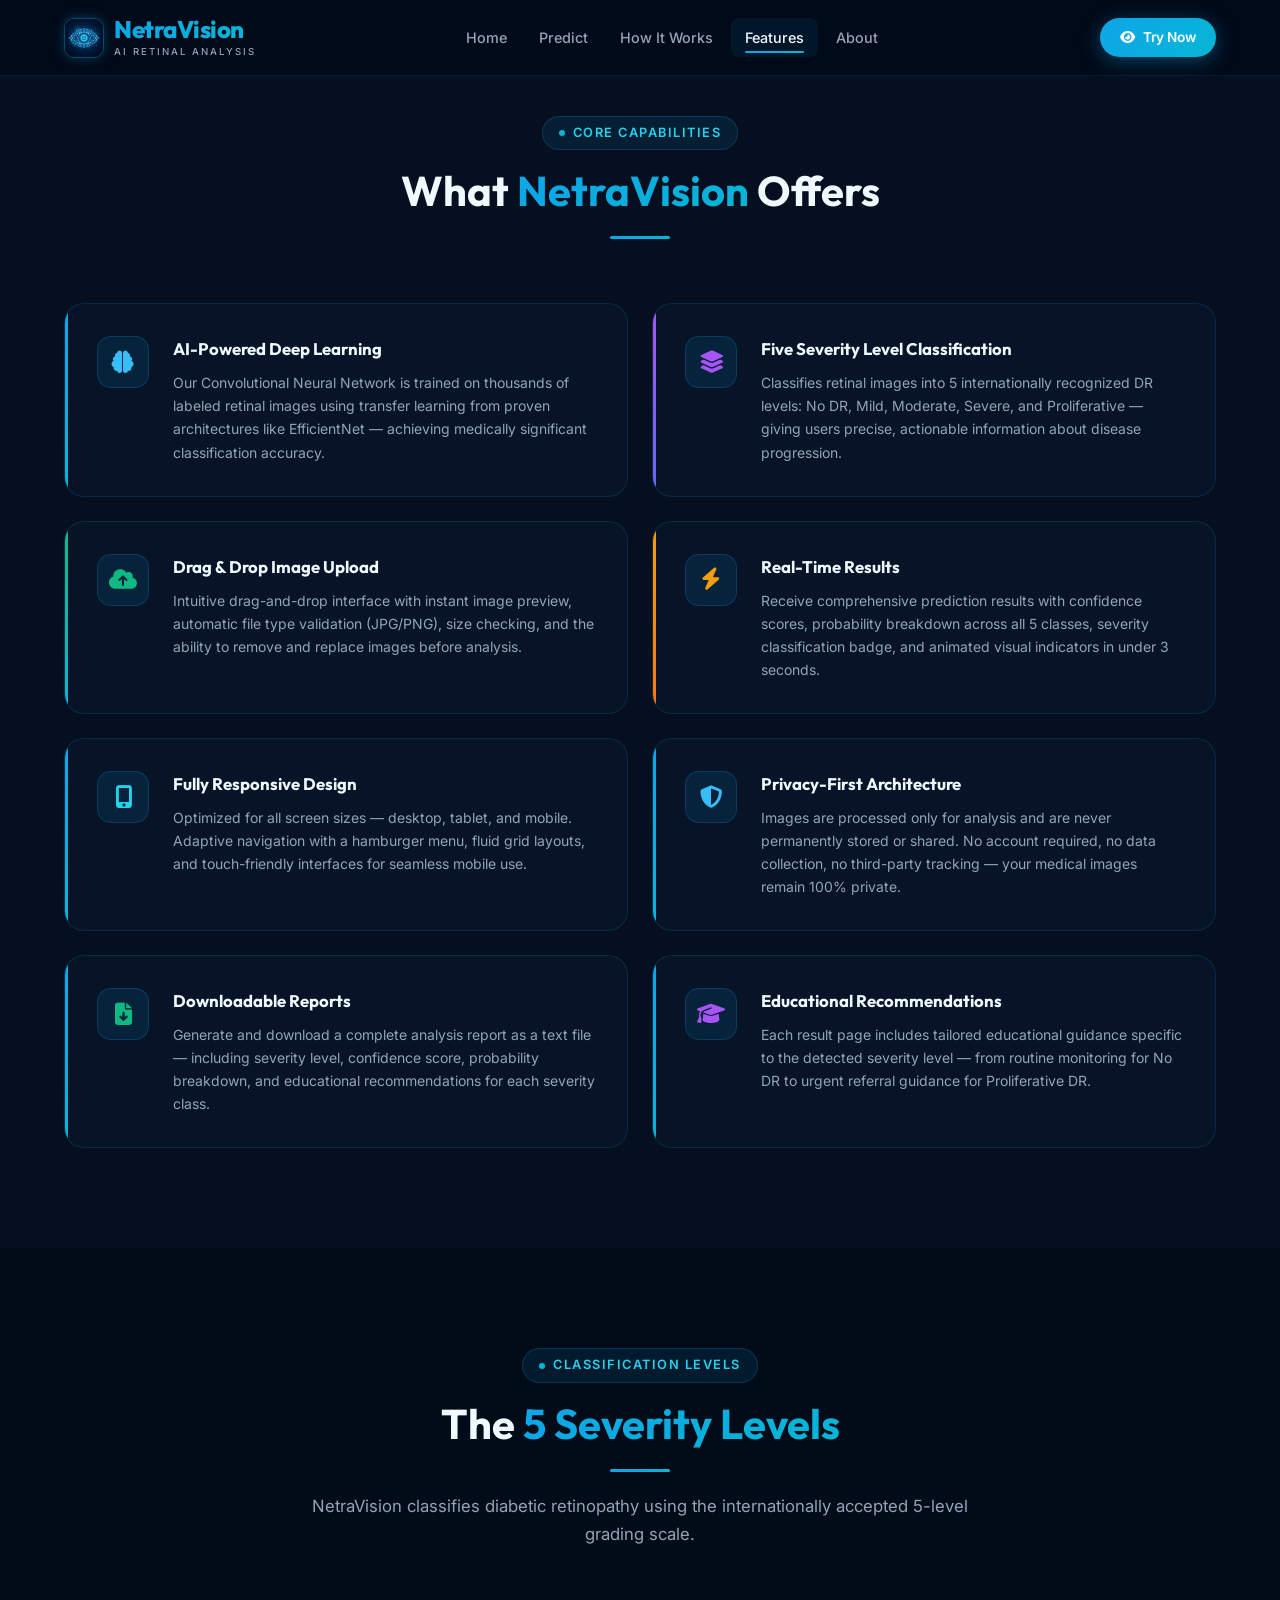
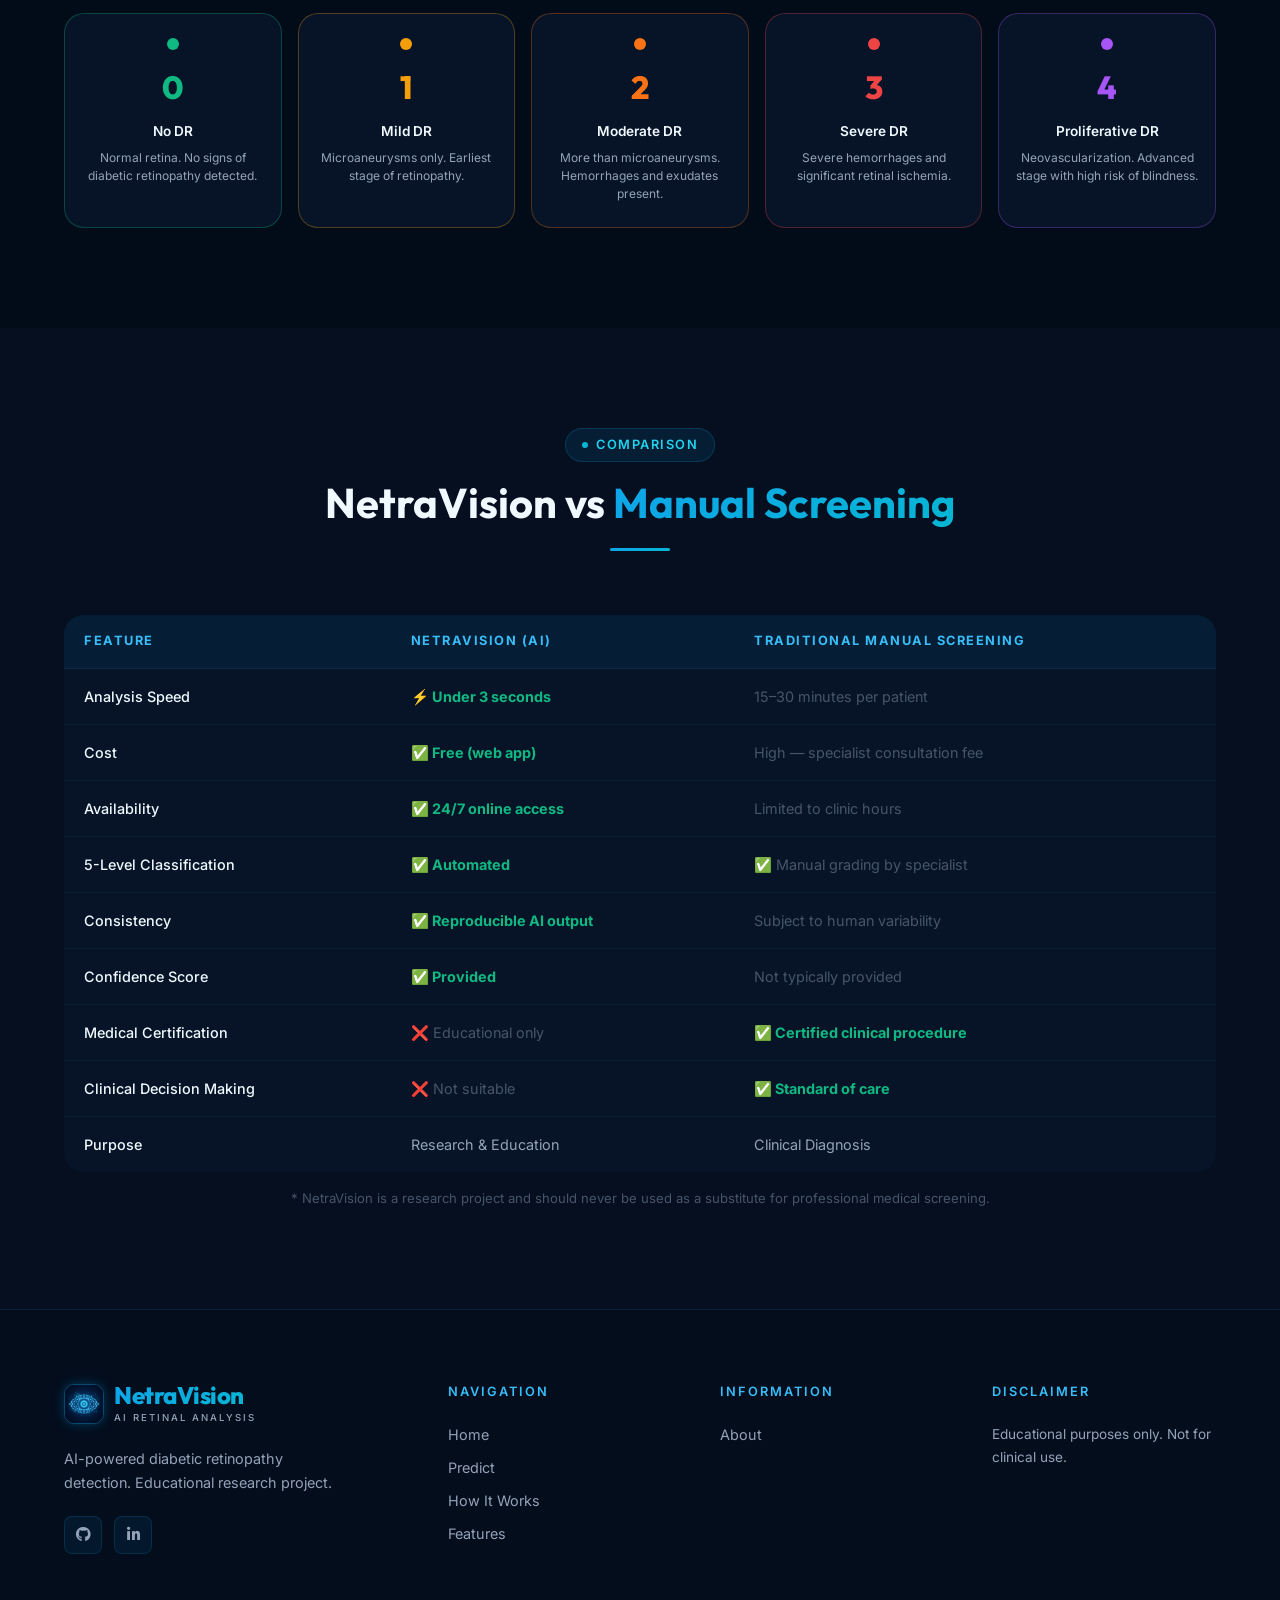
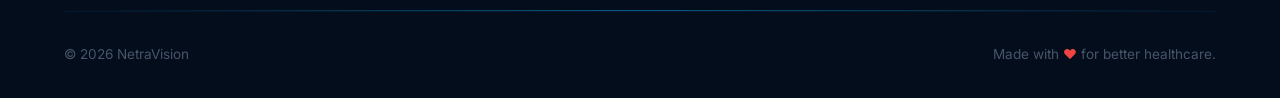
<file: frontend/features.html>
<!DOCTYPE html>
<html lang="en">
<head>
  <meta charset="UTF-8" />
  <meta name="viewport" content="width=device-width, initial-scale=1.0" />
  <title>Features — NetraVision | AI Retinopathy Detection Features</title>
  <meta name="description" content="Explore all features of NetraVision: AI-powered detection, 5-level severity classification, image upload, responsive design, privacy, and more." />
  <link rel="stylesheet" href="css/style.css" />
  <link rel="stylesheet" href="https://cdnjs.cloudflare.com/ajax/libs/font-awesome/6.5.0/css/all.min.css" />
  <style>
    /* Feature hero cards */
    .feature-hero-grid {
      display: grid;
      grid-template-columns: repeat(2, 1fr);
      gap: 24px;
    }
    .feature-hero-card {
      background: var(--clr-bg-card);
      border: var(--border-card);
      border-radius: var(--border-radius-lg);
      padding: 32px;
      display: flex;
      gap: 24px;
      align-items: flex-start;
      transition: transform var(--transition-base), border-color var(--transition-base), box-shadow var(--transition-base);
      position: relative;
      overflow: hidden;
    }
    .feature-hero-card::before {
      content: '';
      position: absolute;
      left: 0; top: 0; bottom: 0;
      width: 3px;
      background: var(--accent-color, var(--grad-blue));
      border-radius: 0 2px 2px 0;
    }
    .feature-hero-card:hover {
      transform: translateY(-4px);
      border-color: rgba(14,165,233,0.35);
      box-shadow: var(--shadow-card);
    }
    .fhc-icon {
      width: 52px; height: 52px;
      border-radius: var(--border-radius-md);
      background: rgba(14,165,233,0.1);
      border: 1px solid rgba(14,165,233,0.2);
      display: flex;
      align-items: center;
      justify-content: center;
      font-size: 1.4rem;
      flex-shrink: 0;
      transition: background var(--transition-base);
    }
    .feature-hero-card:hover .fhc-icon {
      background: rgba(14,165,233,0.18);
      box-shadow: 0 0 16px rgba(14,165,233,0.2);
    }
    .fhc-content h3 {
      font-family: var(--font-display);
      font-size: 1.05rem;
      font-weight: 700;
      margin-bottom: 8px;
    }
    .fhc-content p { font-size: 0.875rem; color: var(--clr-text-secondary); line-height: 1.65; }

    /* Comparison Table */
    .comp-table {
      width: 100%;
      border-collapse: collapse;
      border-radius: var(--border-radius-lg);
      overflow: hidden;
    }
    .comp-table th {
      padding: 16px 20px;
      text-align: left;
      font-size: 0.8rem;
      font-weight: 700;
      text-transform: uppercase;
      letter-spacing: 1.5px;
      background: rgba(14,165,233,0.1);
      color: var(--clr-blue-light);
      border-bottom: var(--border-card);
    }
    .comp-table td {
      padding: 16px 20px;
      font-size: 0.9rem;
      color: var(--clr-text-secondary);
      border-bottom: 1px solid rgba(14,165,233,0.06);
      background: var(--clr-bg-card);
    }
    .comp-table tr:last-child td { border-bottom: none; }
    .comp-table .yes { color: #10b981; font-weight: 700; }
    .comp-table .no  { color: var(--clr-text-muted); }
    .comp-table .col-feature { color: var(--clr-text-primary); font-weight: 500; }

    /* Severity Level Cards */
    .severity-level-cards {
      display: grid;
      grid-template-columns: repeat(5, 1fr);
      gap: 16px;
    }
    .slc {
      background: var(--clr-bg-card);
      border: var(--border-card);
      border-radius: var(--border-radius-lg);
      padding: 24px 16px;
      text-align: center;
      transition: transform var(--transition-base), box-shadow var(--transition-base);
    }
    .slc:hover { transform: translateY(-6px); }
    .slc-level {
      font-family: var(--font-display);
      font-size: 2rem;
      font-weight: 800;
      margin-bottom: 8px;
    }
    .slc-name { font-size: 0.85rem; font-weight: 600; margin-bottom: 6px; }
    .slc-desc { font-size: 0.75rem; color: var(--clr-text-secondary); line-height: 1.5; }
    .slc-dot {
      width: 12px; height: 12px;
      border-radius: 50%;
      margin: 0 auto 12px;
    }

    @media (max-width: 900px) {
      .feature-hero-grid { grid-template-columns: 1fr; }
      .severity-level-cards { grid-template-columns: repeat(2, 1fr); }
    }
    @media (max-width: 500px) {
      .severity-level-cards { grid-template-columns: 1fr; }
    }
  </style>
</head>
<body>

<!-- NAVBAR -->
<nav class="navbar" id="navbar">
  <div class="navbar__inner">
    <a href="index.html" class="navbar__logo">
      <div class="navbar__logo-icon"><img src="assets/images/logo_bg.jpg" alt="NetraVision" /></div>
      <div><span class="navbar__logo-text">NetraVision</span><span class="navbar__logo-sub">AI Retinal Analysis</span></div>
    </a>
    <nav class="navbar__nav">
      <a href="index.html"        class="navbar__link">Home</a>
      <a href="predict.html"      class="navbar__link">Predict</a>
      <a href="how-it-works.html" class="navbar__link">How It Works</a>
      <a href="features.html"     class="navbar__link active">Features</a>
      <a href="about.html"        class="navbar__link">About</a>
    </nav>
    <a href="predict.html" class="btn btn--primary btn--sm navbar__cta"><i class="fas fa-eye"></i> Try Now</a>
    <button class="navbar__hamburger" id="hamburger" aria-label="Toggle menu" aria-expanded="false">
      <span></span><span></span><span></span>
    </button>
  </div>
  <div class="navbar__mobile" id="mobileNav">
    <a href="index.html"        class="navbar__link">Home</a>
    <a href="predict.html"      class="navbar__link">Predict</a>
    <a href="how-it-works.html" class="navbar__link">How It Works</a>
    <a href="features.html"     class="navbar__link">Features</a>
    <a href="about.html"        class="navbar__link">About</a>
  </div>
</nav>

<!-- MAIN FEATURES GRID -->
<section class="section" style="background:var(--clr-bg-secondary); padding-top: calc(var(--navbar-h) + 40px);">
  <div class="container">
    <div class="section-header" data-reveal>
      <div class="section-badge">Core Capabilities</div>
      <h2>What <span class="text-gradient">NetraVision</span> Offers</h2>
      <div class="section-divider"></div>
    </div>

    <div class="feature-hero-grid">
      <div class="feature-hero-card" data-reveal data-reveal-delay="1" style="--accent-color:linear-gradient(to bottom,#0ea5e9,#06b6d4);">
        <div class="fhc-icon"><i class="fas fa-brain" style="color:var(--clr-blue-light)"></i></div>
        <div class="fhc-content">
          <h3>AI-Powered Deep Learning</h3>
          <p>Our Convolutional Neural Network is trained on thousands of labeled retinal images using transfer learning from proven architectures like EfficientNet — achieving medically significant classification accuracy.</p>
        </div>
      </div>

      <div class="feature-hero-card" data-reveal data-reveal-delay="2" style="--accent-color:linear-gradient(to bottom,#a855f7,#6366f1);">
        <div class="fhc-icon"><i class="fas fa-layer-group" style="color:#a855f7;"></i></div>
        <div class="fhc-content">
          <h3>Five Severity Level Classification</h3>
          <p>Classifies retinal images into 5 internationally recognized DR levels: No DR, Mild, Moderate, Severe, and Proliferative — giving users precise, actionable information about disease progression.</p>
        </div>
      </div>

      <div class="feature-hero-card" data-reveal data-reveal-delay="3" style="--accent-color:linear-gradient(to bottom,#10b981,#06b6d4);">
        <div class="fhc-icon"><i class="fas fa-cloud-upload-alt" style="color:#10b981;"></i></div>
        <div class="fhc-content">
          <h3>Drag &amp; Drop Image Upload</h3>
          <p>Intuitive drag-and-drop interface with instant image preview, automatic file type validation (JPG/PNG), size checking, and the ability to remove and replace images before analysis.</p>
        </div>
      </div>

      <div class="feature-hero-card" data-reveal data-reveal-delay="4" style="--accent-color:linear-gradient(to bottom,#f59e0b,#f97316);">
        <div class="fhc-icon"><i class="fas fa-bolt" style="color:#f59e0b;"></i></div>
        <div class="fhc-content">
          <h3>Real-Time Results</h3>
          <p>Receive comprehensive prediction results with confidence scores, probability breakdown across all 5 classes, severity classification badge, and animated visual indicators in under 3 seconds.</p>
        </div>
      </div>

      <div class="feature-hero-card" data-reveal data-reveal-delay="5">
        <div class="fhc-icon"><i class="fas fa-mobile-alt" style="color:var(--clr-cyan-light);"></i></div>
        <div class="fhc-content">
          <h3>Fully Responsive Design</h3>
          <p>Optimized for all screen sizes — desktop, tablet, and mobile. Adaptive navigation with a hamburger menu, fluid grid layouts, and touch-friendly interfaces for seamless mobile use.</p>
        </div>
      </div>

      <div class="feature-hero-card" data-reveal data-reveal-delay="6">
        <div class="fhc-icon"><i class="fas fa-shield-alt" style="color:var(--clr-blue-light);"></i></div>
        <div class="fhc-content">
          <h3>Privacy-First Architecture</h3>
          <p>Images are processed only for analysis and are never permanently stored or shared. No account required, no data collection, no third-party tracking — your medical images remain 100% private.</p>
        </div>
      </div>

      <div class="feature-hero-card" data-reveal data-reveal-delay="5">
        <div class="fhc-icon"><i class="fas fa-file-download" style="color:#10b981;"></i></div>
        <div class="fhc-content">
          <h3>Downloadable Reports</h3>
          <p>Generate and download a complete analysis report as a text file — including severity level, confidence score, probability breakdown, and educational recommendations for each severity class.</p>
        </div>
      </div>

      <div class="feature-hero-card" data-reveal data-reveal-delay="6">
        <div class="fhc-icon"><i class="fas fa-graduation-cap" style="color:#a855f7;"></i></div>
        <div class="fhc-content">
          <h3>Educational Recommendations</h3>
          <p>Each result page includes tailored educational guidance specific to the detected severity level — from routine monitoring for No DR to urgent referral guidance for Proliferative DR.</p>
        </div>
      </div>
    </div>
  </div>
</section>

<!-- 5 SEVERITY LEVELS BREAKDOWN -->
<section class="section">
  <div class="container">
    <div class="section-header" data-reveal>
      <div class="section-badge">Classification Levels</div>
      <h2>The <span class="text-gradient">5 Severity Levels</span></h2>
      <div class="section-divider"></div>
      <p>NetraVision classifies diabetic retinopathy using the internationally accepted 5-level grading scale.</p>
    </div>

    <div class="severity-level-cards">
      <div class="slc" data-reveal data-reveal-delay="1" style="border-color:rgba(16,185,129,0.3);">
        <div class="slc-dot" style="background:#10b981;"></div>
        <div class="slc-level" style="color:#10b981;">0</div>
        <div class="slc-name">No DR</div>
        <div class="slc-desc">Normal retina. No signs of diabetic retinopathy detected.</div>
      </div>
      <div class="slc" data-reveal data-reveal-delay="2" style="border-color:rgba(245,158,11,0.3);">
        <div class="slc-dot" style="background:#f59e0b;"></div>
        <div class="slc-level" style="color:#f59e0b;">1</div>
        <div class="slc-name">Mild DR</div>
        <div class="slc-desc">Microaneurysms only. Earliest stage of retinopathy.</div>
      </div>
      <div class="slc" data-reveal data-reveal-delay="3" style="border-color:rgba(249,115,22,0.3);">
        <div class="slc-dot" style="background:#f97316;"></div>
        <div class="slc-level" style="color:#f97316;">2</div>
        <div class="slc-name">Moderate DR</div>
        <div class="slc-desc">More than microaneurysms. Hemorrhages and exudates present.</div>
      </div>
      <div class="slc" data-reveal data-reveal-delay="4" style="border-color:rgba(239,68,68,0.3);">
        <div class="slc-dot" style="background:#ef4444;"></div>
        <div class="slc-level" style="color:#ef4444;">3</div>
        <div class="slc-name">Severe DR</div>
        <div class="slc-desc">Severe hemorrhages and significant retinal ischemia.</div>
      </div>
      <div class="slc" data-reveal data-reveal-delay="5" style="border-color:rgba(168,85,247,0.3);">
        <div class="slc-dot" style="background:#a855f7;"></div>
        <div class="slc-level" style="color:#a855f7;">4</div>
        <div class="slc-name">Proliferative DR</div>
        <div class="slc-desc">Neovascularization. Advanced stage with high risk of blindness.</div>
      </div>
    </div>
  </div>
</section>

<!-- COMPARISON TABLE -->
<section class="section" style="background:var(--clr-bg-secondary);">
  <div class="container">
    <div class="section-header" data-reveal>
      <div class="section-badge">Comparison</div>
      <h2>NetraVision vs <span class="text-gradient">Manual Screening</span></h2>
      <div class="section-divider"></div>
    </div>

    <div style="overflow:auto;" data-reveal>
      <table class="comp-table">
        <thead>
          <tr>
            <th>Feature</th>
            <th>NetraVision (AI)</th>
            <th>Traditional Manual Screening</th>
          </tr>
        </thead>
        <tbody>
          <tr><td class="col-feature">Analysis Speed</td><td class="yes">⚡ Under 3 seconds</td><td class="no">15–30 minutes per patient</td></tr>
          <tr><td class="col-feature">Cost</td><td class="yes">✅ Free (web app)</td><td class="no">High — specialist consultation fee</td></tr>
          <tr><td class="col-feature">Availability</td><td class="yes">✅ 24/7 online access</td><td class="no">Limited to clinic hours</td></tr>
          <tr><td class="col-feature">5-Level Classification</td><td class="yes">✅ Automated</td><td class="no">✅ Manual grading by specialist</td></tr>
          <tr><td class="col-feature">Consistency</td><td class="yes">✅ Reproducible AI output</td><td class="no">Subject to human variability</td></tr>
          <tr><td class="col-feature">Confidence Score</td><td class="yes">✅ Provided</td><td class="no">Not typically provided</td></tr>
          <tr><td class="col-feature">Medical Certification</td><td class="no">❌ Educational only</td><td class="yes">✅ Certified clinical procedure</td></tr>
          <tr><td class="col-feature">Clinical Decision Making</td><td class="no">❌ Not suitable</td><td class="yes">✅ Standard of care</td></tr>
          <tr><td class="col-feature">Purpose</td><td>Research &amp; Education</td><td>Clinical Diagnosis</td></tr>
        </tbody>
      </table>
    </div>
    <p style="text-align:center;font-size:0.82rem;color:var(--clr-text-muted);margin-top:16px;">
      * NetraVision is a research project and should never be used as a substitute for professional medical screening.
    </p>
  </div>
</section>

<!-- FOOTER -->
<footer class="footer">
  <div class="container">
    <div class="footer__grid">
      <div class="footer__brand">
        <a href="index.html" class="navbar__logo" style="display:inline-flex;margin-bottom:8px;">
          <div class="navbar__logo-icon"><img src="assets/images/logo_bg.jpg" alt="NetraVision" /></div>
          <div><span class="navbar__logo-text">NetraVision</span><span class="navbar__logo-sub">AI Retinal Analysis</span></div>
        </a>
        <p>AI-powered diabetic retinopathy detection. Educational research project.</p>
        <div class="footer__social" style="margin-top:20px;">
          <a href="#" class="social-icon"><i class="fab fa-github"></i></a>
          <a href="#" class="social-icon"><i class="fab fa-linkedin-in"></i></a>
        </div>
      </div>
      <div><div class="footer__heading">Navigation</div>
        <nav class="footer__links">
          <a href="index.html">Home</a><a href="predict.html">Predict</a>
          <a href="how-it-works.html">How It Works</a><a href="features.html">Features</a>
        </nav>
      </div>
      <div><div class="footer__heading">Information</div>
        <nav class="footer__links"><a href="about.html">About</a></nav>
      </div>
      <div>
        <div class="footer__heading">Disclaimer</div>
        <p style="color:var(--clr-text-secondary);font-size:0.85rem;line-height:1.7;">Educational purposes only. Not for clinical use.</p>
      </div>
    </div>
    <div class="glow-line"></div>
    <div class="footer__bottom">
      <p>© 2026 NetraVision</p>
      <p>Made with <span style="color:#ef4444;">❤</span> for better healthcare.</p>
    </div>
  </div>
</footer>

<script src="js/main.js"></script>
</body>
</html>
</file>
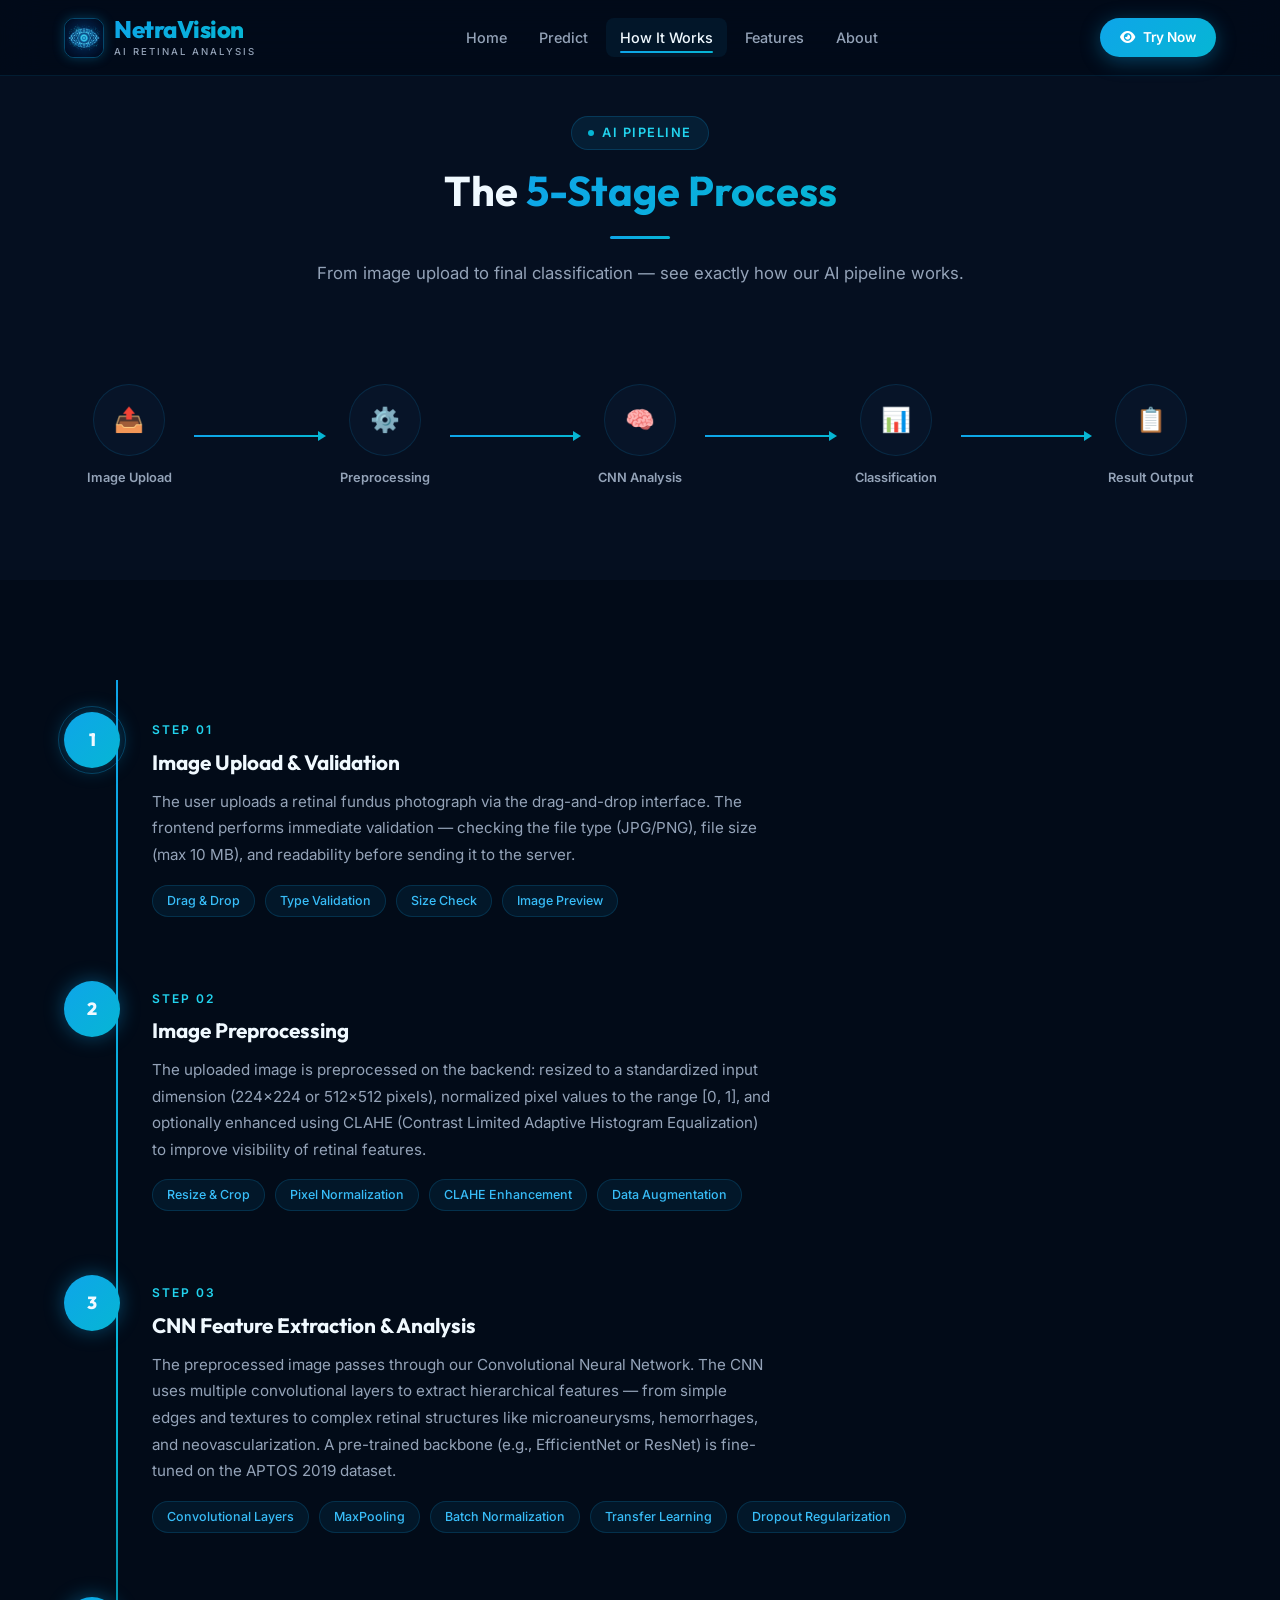
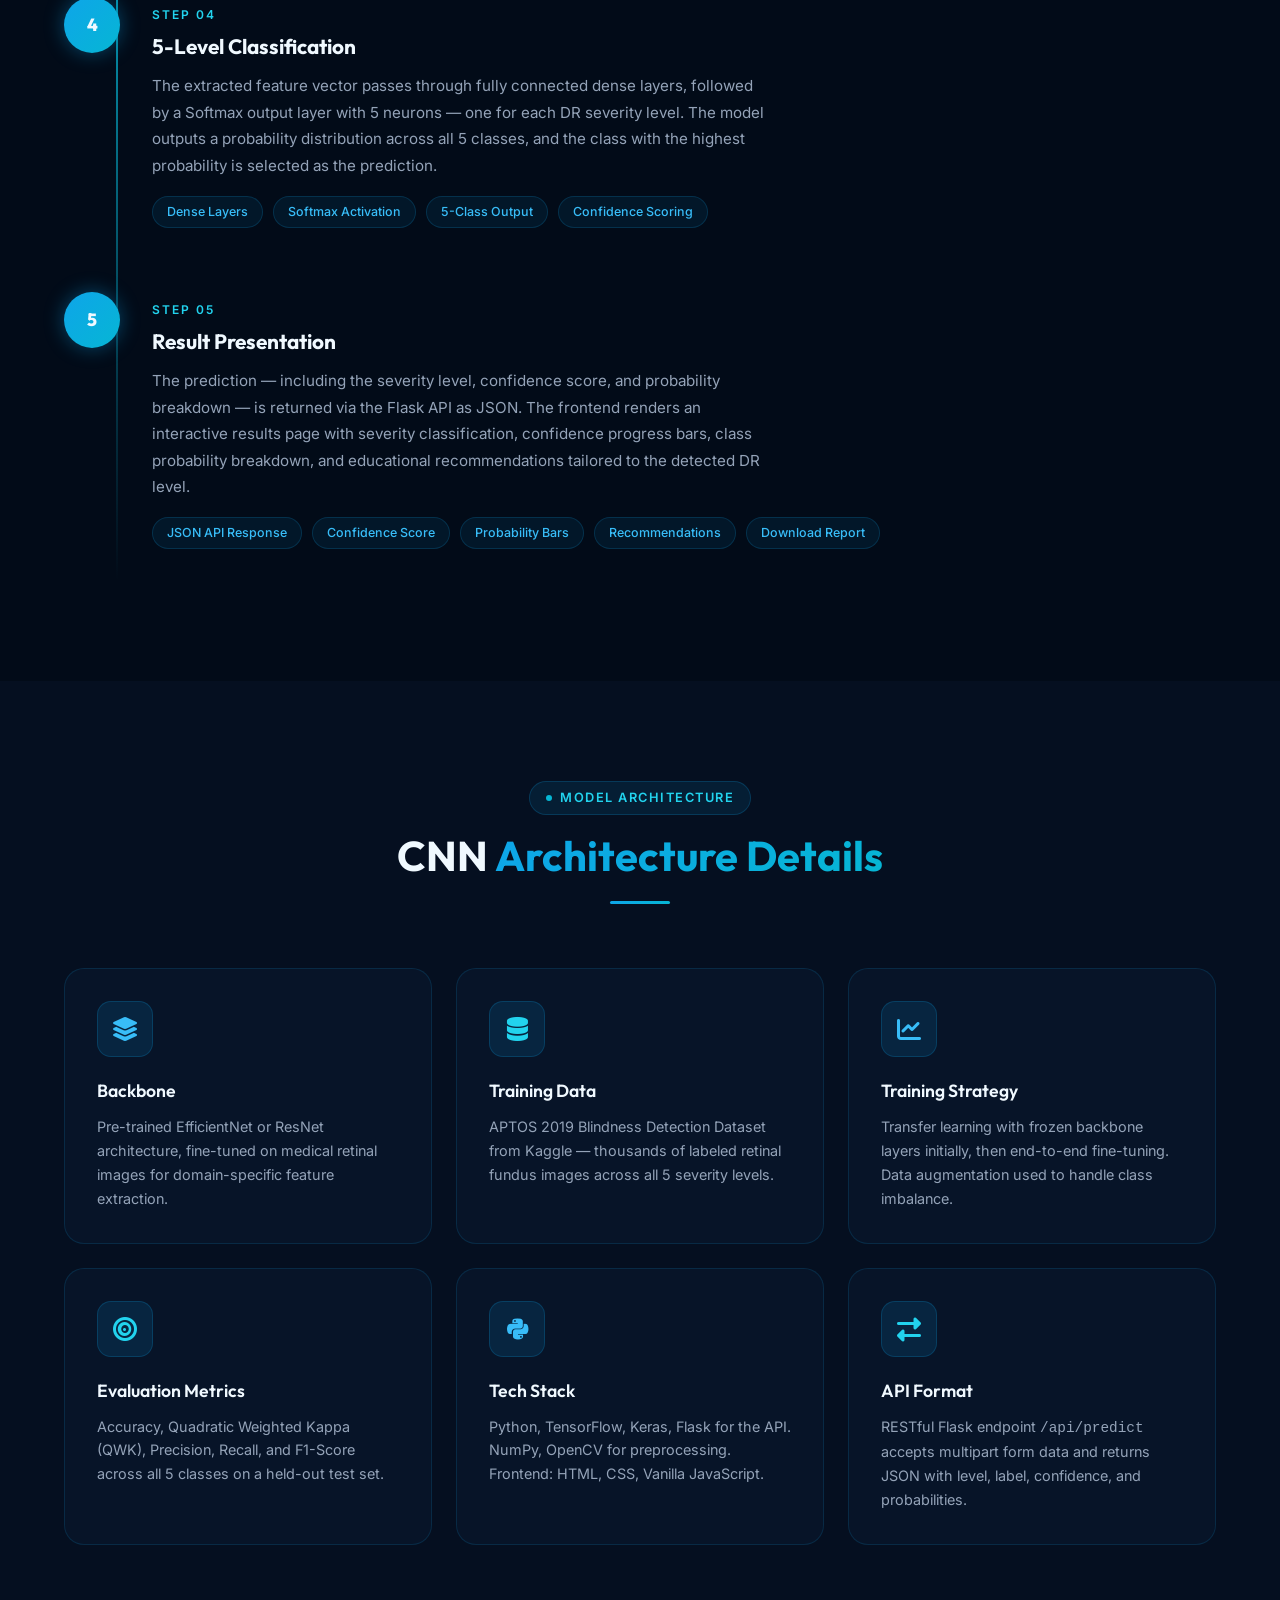
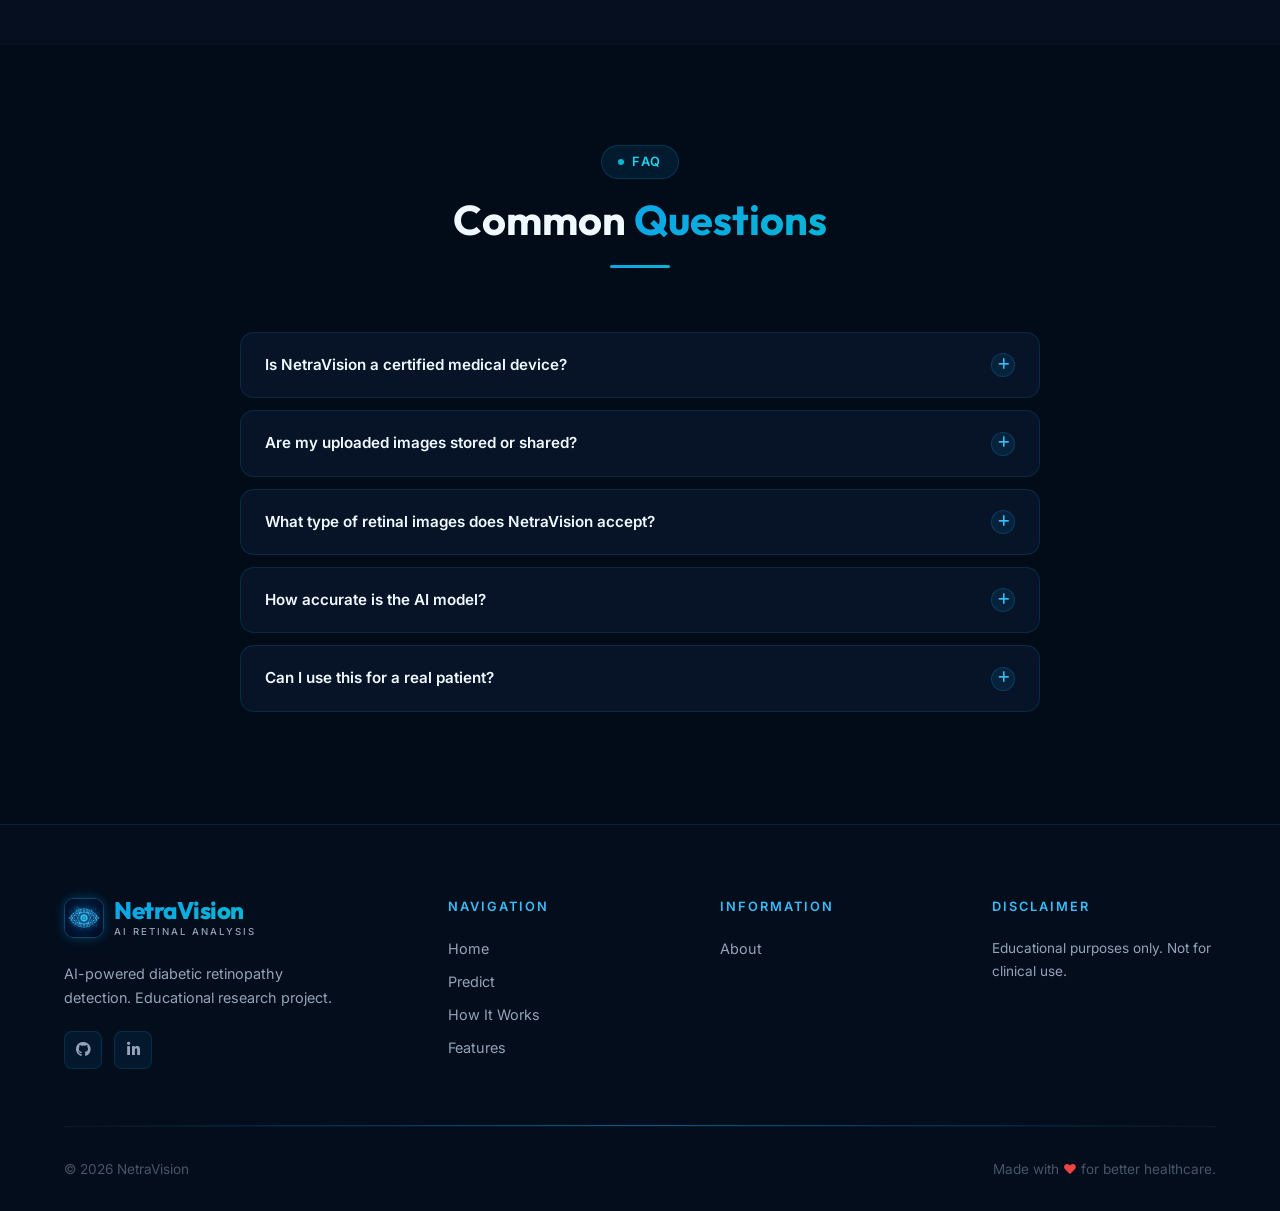
<file: frontend/how-it-works.html>
<!DOCTYPE html>
<html lang="en">
<head>
  <meta charset="UTF-8" />
  <meta name="viewport" content="width=device-width, initial-scale=1.0" />
  <title>How It Works — NetraVision | AI Pipeline Explained</title>
  <meta name="description" content="Learn how NetraVision's AI pipeline processes retinal images: upload, preprocessing, CNN analysis, classification, and results." />
  <link rel="stylesheet" href="css/style.css" />
  <link rel="stylesheet" href="https://cdnjs.cloudflare.com/ajax/libs/font-awesome/6.5.0/css/all.min.css" />
  <style>
    /* Workflow Steps */
    .workflow {
      position: relative;
      display: flex;
      flex-direction: column;
      gap: 0;
    }
    .workflow::before {
      content: '';
      position: absolute;
      left: 52px;
      top: 0; bottom: 0;
      width: 2px;
      background: linear-gradient(to bottom, var(--clr-blue-primary), var(--clr-cyan), transparent);
      z-index: 0;
    }
    .workflow-step {
      display: flex;
      gap: 32px;
      align-items: flex-start;
      padding: 32px 0;
      position: relative;
      z-index: 1;
    }
    .step-number {
      width: 56px; height: 56px;
      border-radius: 50%;
      background: var(--grad-blue);
      display: flex;
      align-items: center;
      justify-content: center;
      font-family: var(--font-display);
      font-weight: 800;
      font-size: 1.1rem;
      flex-shrink: 0;
      box-shadow: 0 0 20px rgba(14,165,233,0.4);
      position: relative;
      z-index: 2;
    }
    .step-icon-ring {
      position: absolute;
      inset: -6px;
      border-radius: 50%;
      border: 1.5px solid rgba(14,165,233,0.3);
      animation: pulse-ring 2s ease-in-out infinite;
    }
    @keyframes pulse-ring {
      0%,100% { transform: scale(1); opacity: 0.6; }
      50%      { transform: scale(1.1); opacity: 0.2; }
    }
    .step-content {
      flex: 1;
      padding-top: 8px;
    }
    .step-tag {
      font-size: 0.75rem;
      text-transform: uppercase;
      letter-spacing: 2px;
      color: var(--clr-cyan-light);
      font-weight: 600;
      margin-bottom: 6px;
    }
    .step-content h3 {
      font-family: var(--font-display);
      font-size: 1.3rem;
      font-weight: 700;
      margin-bottom: 10px;
    }
    .step-content p {
      color: var(--clr-text-secondary);
      font-size: 0.95rem;
      line-height: 1.75;
      max-width: 620px;
    }
    .step-details {
      margin-top: 16px;
      display: flex;
      flex-wrap: wrap;
      gap: 10px;
    }
    .step-tag-chip {
      padding: 5px 14px;
      border-radius: var(--border-radius-full);
      background: rgba(14,165,233,0.08);
      border: 1px solid rgba(14,165,233,0.18);
      font-size: 0.78rem;
      color: var(--clr-blue-light);
      font-weight: 500;
    }

    /* Tech Pipeline Visual */
    .pipeline-visual {
      display: flex;
      align-items: center;
      gap: 0;
      overflow-x: auto;
      padding: 32px 0;
    }
    .pipeline-node {
      display: flex;
      flex-direction: column;
      align-items: center;
      gap: 12px;
      min-width: 130px;
      text-align: center;
    }
    .pipeline-icon {
      width: 72px; height: 72px;
      border-radius: 50%;
      background: var(--clr-bg-card);
      border: var(--border-card);
      display: flex;
      align-items: center;
      justify-content: center;
      font-size: 1.5rem;
      transition: border-color var(--transition-base), box-shadow var(--transition-base);
    }
    .pipeline-node:hover .pipeline-icon {
      border-color: rgba(14,165,233,0.4);
      box-shadow: 0 0 20px rgba(14,165,233,0.2);
    }
    .pipeline-label { font-size: 0.8rem; font-weight: 600; color: var(--clr-text-secondary); }
    .pipeline-arrow {
      flex: 1;
      height: 2px;
      background: linear-gradient(90deg, var(--clr-blue-primary), var(--clr-cyan));
      min-width: 30px;
      position: relative;
    }
    .pipeline-arrow::after {
      content: '';
      position: absolute;
      right: -6px; top: 50%;
      transform: translateY(-50%);
      width: 0; height: 0;
      border-left: 8px solid var(--clr-cyan);
      border-top: 5px solid transparent;
      border-bottom: 5px solid transparent;
    }

    /* FAQ */
    .faq-item {
      background: var(--clr-bg-card);
      border: var(--border-card);
      border-radius: var(--border-radius-md);
      overflow: hidden;
      margin-bottom: 12px;
      transition: border-color var(--transition-base);
    }
    .faq-item:hover { border-color: rgba(14,165,233,0.3); }
    .faq-question {
      padding: 20px 24px;
      display: flex;
      justify-content: space-between;
      align-items: center;
      cursor: pointer;
      font-weight: 600;
      font-size: 0.95rem;
      user-select: none;
      gap: 16px;
    }
    .faq-icon {
      width: 24px; height: 24px;
      border-radius: 50%;
      background: rgba(14,165,233,0.1);
      border: 1px solid rgba(14,165,233,0.2);
      display: flex; align-items: center; justify-content: center;
      flex-shrink: 0;
      transition: transform var(--transition-base), background var(--transition-base);
      font-size: 0.8rem;
      color: var(--clr-blue-light);
    }
    .faq-item.open .faq-icon { transform: rotate(45deg); background: rgba(14,165,233,0.2); }
    .faq-answer {
      max-height: 0;
      overflow: hidden;
      transition: max-height 0.4s ease, padding var(--transition-base);
      padding: 0 24px;
      color: var(--clr-text-secondary);
      font-size: 0.9rem;
      line-height: 1.75;
    }
    .faq-item.open .faq-answer { max-height: 300px; padding: 0 24px 20px; }

    @media (max-width: 600px) {
      .workflow::before { left: 28px; }
      .step-number { width: 40px; height: 40px; font-size: 0.9rem; }
      .workflow-step { gap: 20px; }
    }
  </style>
</head>
<body>

<!-- NAVBAR -->
<nav class="navbar" id="navbar">
  <div class="navbar__inner">
    <a href="index.html" class="navbar__logo">
      <div class="navbar__logo-icon"><img src="assets/images/logo_bg.jpg" alt="NetraVision" /></div>
      <div><span class="navbar__logo-text">NetraVision</span><span class="navbar__logo-sub">AI Retinal Analysis</span></div>
    </a>
    <nav class="navbar__nav">
      <a href="index.html"        class="navbar__link">Home</a>
      <a href="predict.html"      class="navbar__link">Predict</a>
      <a href="how-it-works.html" class="navbar__link active">How It Works</a>
      <a href="features.html"     class="navbar__link">Features</a>
      <a href="about.html"        class="navbar__link">About</a>
    </nav>
    <a href="predict.html" class="btn btn--primary btn--sm navbar__cta"><i class="fas fa-eye"></i> Try Now</a>
    <button class="navbar__hamburger" id="hamburger" aria-label="Toggle menu" aria-expanded="false">
      <span></span><span></span><span></span>
    </button>
  </div>
  <div class="navbar__mobile" id="mobileNav">
    <a href="index.html"        class="navbar__link">Home</a>
    <a href="predict.html"      class="navbar__link">Predict</a>
    <a href="how-it-works.html" class="navbar__link">How It Works</a>
    <a href="features.html"     class="navbar__link">Features</a>
    <a href="about.html"        class="navbar__link">About</a>
  </div>
</nav>

<!-- PIPELINE VISUAL -->
<section class="section section--sm" style="background:var(--clr-bg-secondary); padding-top: calc(var(--navbar-h) + 40px);">
  <div class="container">
    <div class="section-header" data-reveal>
      <div class="section-badge">AI Pipeline</div>
      <h2>The <span class="text-gradient">5-Stage Process</span></h2>
      <div class="section-divider"></div>
      <p>From image upload to final classification — see exactly how our AI pipeline works.</p>
    </div>

    <div class="pipeline-visual" data-reveal>
      <div class="pipeline-node">
        <div class="pipeline-icon">📤</div>
        <span class="pipeline-label">Image Upload</span>
      </div>
      <div class="pipeline-arrow"></div>
      <div class="pipeline-node">
        <div class="pipeline-icon">⚙️</div>
        <span class="pipeline-label">Preprocessing</span>
      </div>
      <div class="pipeline-arrow"></div>
      <div class="pipeline-node">
        <div class="pipeline-icon">🧠</div>
        <span class="pipeline-label">CNN Analysis</span>
      </div>
      <div class="pipeline-arrow"></div>
      <div class="pipeline-node">
        <div class="pipeline-icon">📊</div>
        <span class="pipeline-label">Classification</span>
      </div>
      <div class="pipeline-arrow"></div>
      <div class="pipeline-node">
        <div class="pipeline-icon">📋</div>
        <span class="pipeline-label">Result Output</span>
      </div>
    </div>
  </div>
</section>

<!-- DETAILED STEPS -->
<section class="section">
  <div class="container">
    <div class="workflow">

      <div class="workflow-step" data-reveal>
        <div class="step-number">
          1
          <div class="step-icon-ring"></div>
        </div>
        <div class="step-content">
          <div class="step-tag">Step 01</div>
          <h3>Image Upload &amp; Validation</h3>
          <p>The user uploads a retinal fundus photograph via the drag-and-drop interface. The frontend performs immediate validation — checking the file type (JPG/PNG), file size (max 10 MB), and readability before sending it to the server.</p>
          <div class="step-details">
            <span class="step-tag-chip">Drag &amp; Drop</span>
            <span class="step-tag-chip">Type Validation</span>
            <span class="step-tag-chip">Size Check</span>
            <span class="step-tag-chip">Image Preview</span>
          </div>
        </div>
      </div>

      <div class="workflow-step" data-reveal>
        <div class="step-number">2</div>
        <div class="step-content">
          <div class="step-tag">Step 02</div>
          <h3>Image Preprocessing</h3>
          <p>The uploaded image is preprocessed on the backend: resized to a standardized input dimension (224×224 or 512×512 pixels), normalized pixel values to the range [0, 1], and optionally enhanced using CLAHE (Contrast Limited Adaptive Histogram Equalization) to improve visibility of retinal features.</p>
          <div class="step-details">
            <span class="step-tag-chip">Resize &amp; Crop</span>
            <span class="step-tag-chip">Pixel Normalization</span>
            <span class="step-tag-chip">CLAHE Enhancement</span>
            <span class="step-tag-chip">Data Augmentation</span>
          </div>
        </div>
      </div>

      <div class="workflow-step" data-reveal>
        <div class="step-number">3</div>
        <div class="step-content">
          <div class="step-tag">Step 03</div>
          <h3>CNN Feature Extraction &amp; Analysis</h3>
          <p>The preprocessed image passes through our Convolutional Neural Network. The CNN uses multiple convolutional layers to extract hierarchical features — from simple edges and textures to complex retinal structures like microaneurysms, hemorrhages, and neovascularization. A pre-trained backbone (e.g., EfficientNet or ResNet) is fine-tuned on the APTOS 2019 dataset.</p>
          <div class="step-details">
            <span class="step-tag-chip">Convolutional Layers</span>
            <span class="step-tag-chip">MaxPooling</span>
            <span class="step-tag-chip">Batch Normalization</span>
            <span class="step-tag-chip">Transfer Learning</span>
            <span class="step-tag-chip">Dropout Regularization</span>
          </div>
        </div>
      </div>

      <div class="workflow-step" data-reveal>
        <div class="step-number">4</div>
        <div class="step-content">
          <div class="step-tag">Step 04</div>
          <h3>5-Level Classification</h3>
          <p>The extracted feature vector passes through fully connected dense layers, followed by a Softmax output layer with 5 neurons — one for each DR severity level. The model outputs a probability distribution across all 5 classes, and the class with the highest probability is selected as the prediction.</p>
          <div class="step-details">
            <span class="step-tag-chip">Dense Layers</span>
            <span class="step-tag-chip">Softmax Activation</span>
            <span class="step-tag-chip">5-Class Output</span>
            <span class="step-tag-chip">Confidence Scoring</span>
          </div>
        </div>
      </div>

      <div class="workflow-step" data-reveal>
        <div class="step-number">5</div>
        <div class="step-content">
          <div class="step-tag">Step 05</div>
          <h3>Result Presentation</h3>
          <p>The prediction — including the severity level, confidence score, and probability breakdown — is returned via the Flask API as JSON. The frontend renders an interactive results page with severity classification, confidence progress bars, class probability breakdown, and educational recommendations tailored to the detected DR level.</p>
          <div class="step-details">
            <span class="step-tag-chip">JSON API Response</span>
            <span class="step-tag-chip">Confidence Score</span>
            <span class="step-tag-chip">Probability Bars</span>
            <span class="step-tag-chip">Recommendations</span>
            <span class="step-tag-chip">Download Report</span>
          </div>
        </div>
      </div>

    </div>
  </div>
</section>

<!-- MODEL ARCHITECTURE -->
<section class="section" style="background:var(--clr-bg-secondary);">
  <div class="container">
    <div class="section-header" data-reveal>
      <div class="section-badge">Model Architecture</div>
      <h2>CNN <span class="text-gradient">Architecture Details</span></h2>
      <div class="section-divider"></div>
    </div>

    <div class="grid-3" style="gap:24px;">
      <div class="card" data-reveal data-reveal-delay="1">
        <div class="card__icon"><i class="fas fa-layer-group" style="color:var(--clr-blue-light)"></i></div>
        <h3>Backbone</h3>
        <p>Pre-trained EfficientNet or ResNet architecture, fine-tuned on medical retinal images for domain-specific feature extraction.</p>
      </div>
      <div class="card" data-reveal data-reveal-delay="2">
        <div class="card__icon"><i class="fas fa-database" style="color:var(--clr-cyan-light)"></i></div>
        <h3>Training Data</h3>
        <p>APTOS 2019 Blindness Detection Dataset from Kaggle — thousands of labeled retinal fundus images across all 5 severity levels.</p>
      </div>
      <div class="card" data-reveal data-reveal-delay="3">
        <div class="card__icon"><i class="fas fa-chart-line" style="color:var(--clr-blue-light)"></i></div>
        <h3>Training Strategy</h3>
        <p>Transfer learning with frozen backbone layers initially, then end-to-end fine-tuning. Data augmentation used to handle class imbalance.</p>
      </div>
      <div class="card" data-reveal data-reveal-delay="4">
        <div class="card__icon"><i class="fas fa-bullseye" style="color:var(--clr-cyan-light)"></i></div>
        <h3>Evaluation Metrics</h3>
        <p>Accuracy, Quadratic Weighted Kappa (QWK), Precision, Recall, and F1-Score across all 5 classes on a held-out test set.</p>
      </div>
      <div class="card" data-reveal data-reveal-delay="5">
        <div class="card__icon"><i class="fab fa-python" style="color:var(--clr-blue-light)"></i></div>
        <h3>Tech Stack</h3>
        <p>Python, TensorFlow, Keras, Flask for the API. NumPy, OpenCV for preprocessing. Frontend: HTML, CSS, Vanilla JavaScript.</p>
      </div>
      <div class="card" data-reveal data-reveal-delay="6">
        <div class="card__icon"><i class="fas fa-exchange-alt" style="color:var(--clr-cyan-light)"></i></div>
        <h3>API Format</h3>
        <p>RESTful Flask endpoint <code>/api/predict</code> accepts multipart form data and returns JSON with level, label, confidence, and probabilities.</p>
      </div>
    </div>
  </div>
</section>

<!-- FAQ -->
<section class="section">
  <div class="container">
    <div class="section-header" data-reveal>
      <div class="section-badge">FAQ</div>
      <h2>Common <span class="text-gradient">Questions</span></h2>
      <div class="section-divider"></div>
    </div>

    <div style="max-width:800px;margin-inline:auto;">
      <div class="faq-item" data-reveal>
        <div class="faq-question">
          <span>Is NetraVision a certified medical device?</span>
          <div class="faq-icon"><i class="fas fa-plus"></i></div>
        </div>
        <div class="faq-answer">No. NetraVision is a college research project and is not certified by any medical regulatory authority. It is designed for educational and research purposes only. Always consult a qualified ophthalmologist for medical advice.</div>
      </div>

      <div class="faq-item" data-reveal>
        <div class="faq-question">
          <span>Are my uploaded images stored or shared?</span>
          <div class="faq-icon"><i class="fas fa-plus"></i></div>
        </div>
        <div class="faq-answer">No. Images are only used for the duration of the analysis and are not stored on any server. Your data remains private and is never shared with third parties.</div>
      </div>

      <div class="faq-item" data-reveal>
        <div class="faq-question">
          <span>What type of retinal images does NetraVision accept?</span>
          <div class="faq-icon"><i class="fas fa-plus"></i></div>
        </div>
        <div class="faq-answer">NetraVision accepts retinal fundus photographs in JPG or PNG format, up to 10 MB. For best results, use a clear, well-lit fundus photograph with the retina centered in the frame.</div>
      </div>

      <div class="faq-item" data-reveal>
        <div class="faq-question">
          <span>How accurate is the AI model?</span>
          <div class="faq-icon"><i class="fas fa-plus"></i></div>
        </div>
        <div class="faq-answer">Our CNN model achieves competitive accuracy on the APTOS 2019 test set, measured using Quadratic Weighted Kappa (QWK) and overall accuracy. The exact metrics are documented in our project report. Remember: accuracy on a test dataset does not guarantee real-world clinical performance.</div>
      </div>

      <div class="faq-item" data-reveal>
        <div class="faq-question">
          <span>Can I use this for a real patient?</span>
          <div class="faq-icon"><i class="fas fa-plus"></i></div>
        </div>
        <div class="faq-answer">Absolutely not. NetraVision is for educational use only and must never be used to make clinical decisions for real patients. It cannot replace the judgment of a trained ophthalmologist.</div>
      </div>
    </div>
  </div>
</section>

<!-- FOOTER -->
<footer class="footer">
  <div class="container">
    <div class="footer__grid">
      <div class="footer__brand">
        <a href="index.html" class="navbar__logo" style="display:inline-flex;margin-bottom:8px;">
          <div class="navbar__logo-icon"><img src="assets/images/logo_bg.jpg" alt="NetraVision" /></div>
          <div><span class="navbar__logo-text">NetraVision</span><span class="navbar__logo-sub">AI Retinal Analysis</span></div>
        </a>
        <p>AI-powered diabetic retinopathy detection. Educational research project.</p>
        <div class="footer__social" style="margin-top:20px;">
          <a href="#" class="social-icon"><i class="fab fa-github"></i></a>
          <a href="#" class="social-icon"><i class="fab fa-linkedin-in"></i></a>
        </div>
      </div>
      <div><div class="footer__heading">Navigation</div>
        <nav class="footer__links">
          <a href="index.html">Home</a><a href="predict.html">Predict</a>
          <a href="how-it-works.html">How It Works</a><a href="features.html">Features</a>
        </nav>
      </div>
      <div><div class="footer__heading">Information</div>
        <nav class="footer__links"><a href="about.html">About</a></nav>
      </div>
      <div>
        <div class="footer__heading">Disclaimer</div>
        <p style="color:var(--clr-text-secondary);font-size:0.85rem;line-height:1.7;">Educational purposes only. Not for clinical use.</p>
      </div>
    </div>
    <div class="glow-line"></div>
    <div class="footer__bottom">
      <p>© 2026 NetraVision</p>
      <p>Made with <span style="color:#ef4444;">❤</span> for better healthcare.</p>
    </div>
  </div>
</footer>

<script src="js/main.js"></script>
<script>
// FAQ accordion
document.querySelectorAll('.faq-question').forEach(q => {
  q.addEventListener('click', () => {
    const item = q.parentElement;
    const isOpen = item.classList.contains('open');
    // Close all
    document.querySelectorAll('.faq-item').forEach(i => i.classList.remove('open'));
    // Open clicked (if it wasn't open)
    if (!isOpen) item.classList.add('open');
  });
});
</script>
</body>
</html>
</file>
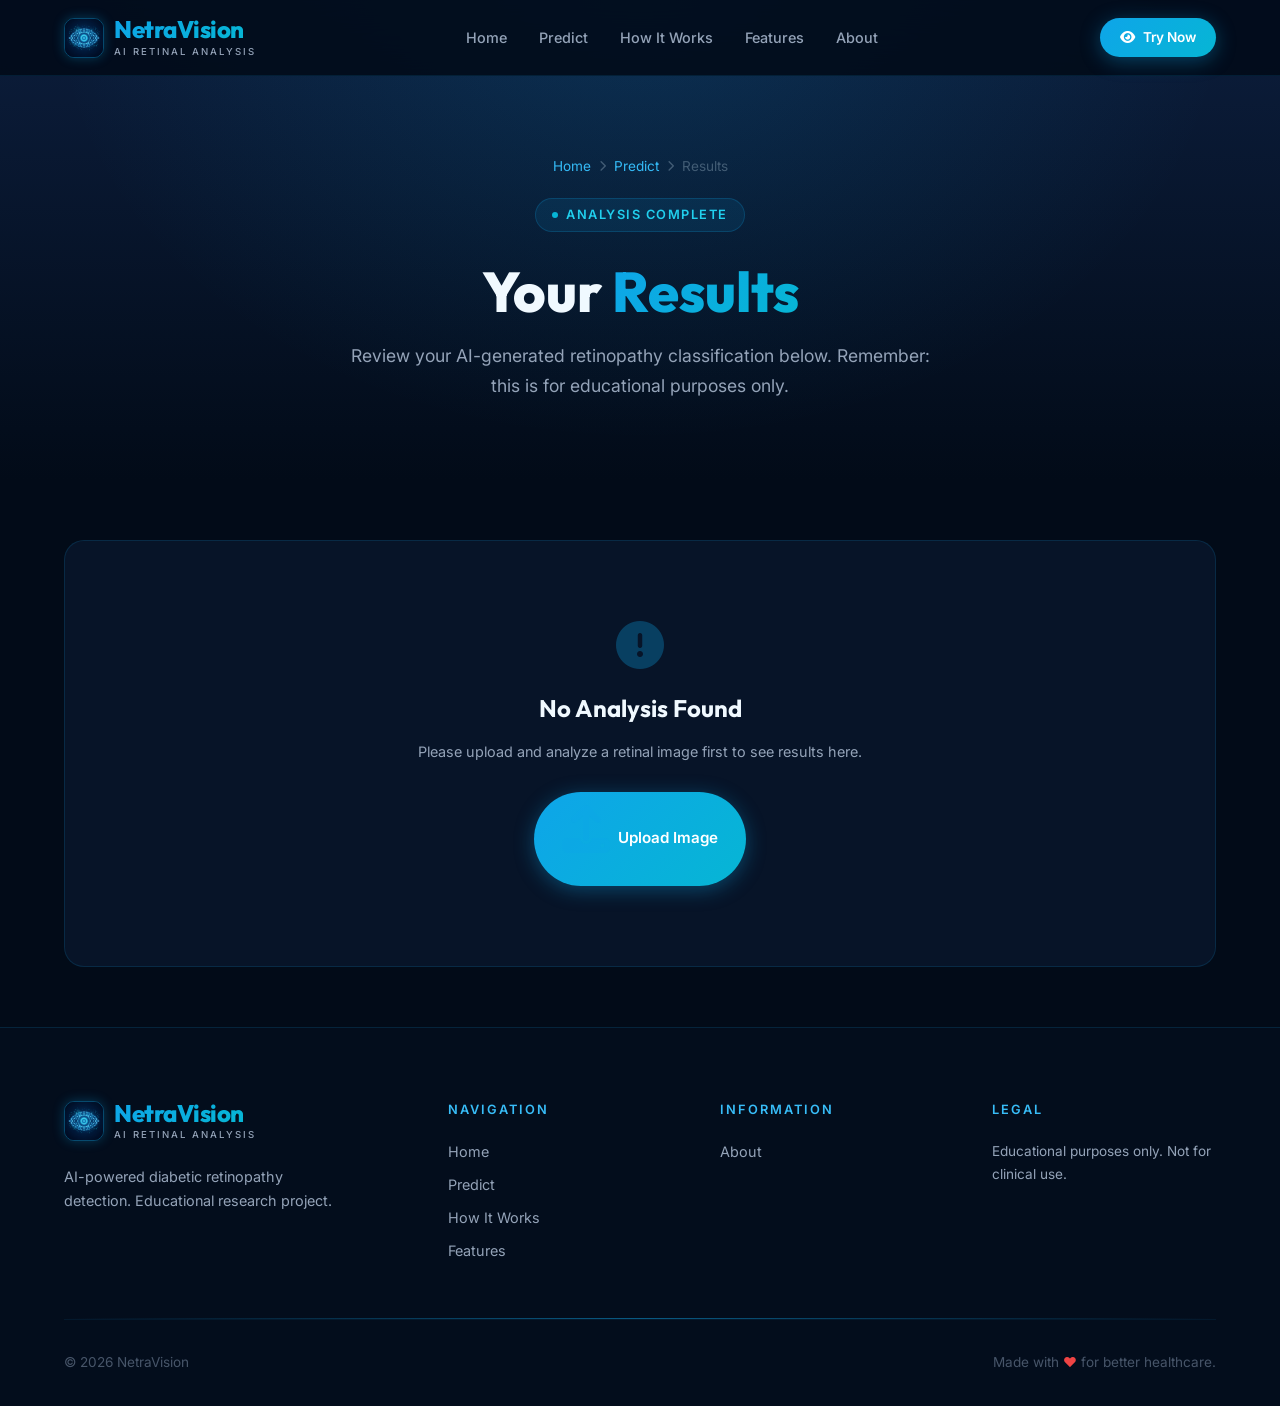
<file: frontend/results.html>
<!DOCTYPE html>
<html lang="en">
<head>
  <meta charset="UTF-8" />
  <meta name="viewport" content="width=device-width, initial-scale=1.0" />
  <title>Analysis Results — NetraVision</title>
  <meta name="description" content="View your diabetic retinopathy analysis results from NetraVision's AI model." />
  <link rel="stylesheet" href="css/style.css" />
  <link rel="stylesheet" href="https://cdnjs.cloudflare.com/ajax/libs/font-awesome/6.5.0/css/all.min.css" />
  <style>
    .results-layout {
      display: grid;
      grid-template-columns: 1fr 1.4fr;
      gap: 32px;
      align-items: start;
    }
    /* Result card */
    .result-card {
      background: var(--clr-bg-card);
      border: var(--border-card);
      border-radius: var(--border-radius-xl);
      padding: 32px;
      position: relative;
      overflow: hidden;
    }
    .result-card::before {
      content: '';
      position: absolute;
      top: 0; left: 0; right: 0;
      height: 3px;
      background: var(--grad-blue);
    }
    .result-label {
      font-size: 0.75rem;
      text-transform: uppercase;
      letter-spacing: 2px;
      color: var(--clr-text-muted);
      margin-bottom: 8px;
    }
    .result-severity {
      font-family: var(--font-display);
      font-size: 2rem;
      font-weight: 800;
      margin: 8px 0 16px;
    }
    .confidence-section { margin: 24px 0; }
    .confidence-row {
      display: flex;
      justify-content: space-between;
      align-items: center;
      margin-bottom: 8px;
    }
    .confidence-label { font-size: 0.875rem; color: var(--clr-text-secondary); }
    .confidence-value {
      font-family: var(--font-display);
      font-size: 1.6rem;
      font-weight: 800;
      background: var(--grad-blue);
      -webkit-background-clip: text;
      -webkit-text-fill-color: transparent;
      background-clip: text;
    }

    /* 5-Level Progress Breakdown */
    .severity-breakdown { margin-top: 24px; }
    .severity-breakdown h4 {
      font-size: 0.85rem;
      font-weight: 600;
      color: var(--clr-text-secondary);
      margin-bottom: 16px;
      text-transform: uppercase;
      letter-spacing: 1px;
    }
    .breakdown-row {
      display: flex;
      align-items: center;
      gap: 12px;
      margin-bottom: 10px;
    }
    .breakdown-name {
      font-size: 0.8rem;
      color: var(--clr-text-secondary);
      min-width: 120px;
    }
    .breakdown-bar {
      flex: 1;
      height: 6px;
      background: rgba(14,165,233,0.08);
      border-radius: 99px;
      overflow: hidden;
    }
    .breakdown-fill {
      height: 100%;
      border-radius: 99px;
      transition: width 1.2s cubic-bezier(0.4,0,0.2,1) 0.3s;
    }
    .breakdown-pct {
      font-size: 0.8rem;
      font-weight: 600;
      min-width: 36px;
      text-align: right;
    }

    /* Image */
    .result-image-wrap {
      border-radius: var(--border-radius-lg);
      overflow: hidden;
      border: var(--border-card);
      position: relative;
      background: #000;
    }
    .result-image-wrap img {
      width: 100%;
      max-height: 340px;
      object-fit: contain;
      display: block;
    }
    .image-overlay-badge {
      position: absolute;
      bottom: 12px; left: 12px;
      background: rgba(2,11,24,0.85);
      border: var(--border-card);
      border-radius: 8px;
      padding: 6px 12px;
      font-size: 0.75rem;
      color: var(--clr-text-secondary);
      backdrop-filter: blur(8px);
    }

    /* Recommendations */
    .rec-grid {
      display: grid;
      grid-template-columns: repeat(2, 1fr);
      gap: 16px;
      margin-top: 20px;
    }
    .rec-card {
      background: var(--clr-bg-secondary);
      border: var(--border-card);
      border-radius: var(--border-radius-md);
      padding: 20px;
      transition: border-color var(--transition-base);
    }
    .rec-card:hover { border-color: rgba(14,165,233,0.35); }
    .rec-icon { font-size: 1.3rem; margin-bottom: 10px; }
    .rec-card h5 {
      font-size: 0.9rem;
      font-weight: 600;
      margin-bottom: 6px;
    }
    .rec-card p { font-size: 0.82rem; color: var(--clr-text-secondary); line-height: 1.5; }

    /* Demo Banner */
    .demo-banner {
      background: rgba(99,102,241,0.08);
      border: 1px solid rgba(99,102,241,0.25);
      border-radius: var(--border-radius-md);
      padding: 14px 18px;
      display: flex;
      align-items: center;
      gap: 12px;
      font-size: 0.85rem;
      color: #a5b4fc;
      margin-bottom: 28px;
    }

    /* No-result screen */
    .no-result {
      text-align: center;
      padding: 80px 40px;
    }
    .no-result i { font-size: 3rem; color: rgba(14,165,233,0.3); margin-bottom: 20px; display: block; }
    .no-result h2 { font-family: var(--font-display); font-size: 1.5rem; margin-bottom: 12px; }
    .no-result p { color: var(--clr-text-secondary); margin-bottom: 28px; }

    @media (max-width: 860px) {
      .results-layout { grid-template-columns: 1fr; }
      .rec-grid { grid-template-columns: 1fr; }
    }
  </style>
</head>
<body>

<!-- NAVBAR -->
<nav class="navbar" id="navbar">
  <div class="navbar__inner">
    <a href="index.html" class="navbar__logo">
      <div class="navbar__logo-icon"><img src="assets/images/logo_bg.jpg" alt="NetraVision" /></div>
      <div><span class="navbar__logo-text">NetraVision</span><span class="navbar__logo-sub">AI Retinal Analysis</span></div>
    </a>
    <nav class="navbar__nav">
      <a href="index.html"        class="navbar__link">Home</a>
      <a href="predict.html"      class="navbar__link">Predict</a>
      <a href="how-it-works.html" class="navbar__link">How It Works</a>
      <a href="features.html"     class="navbar__link">Features</a>
      <a href="about.html"        class="navbar__link">About</a>
    </nav>
    <a href="predict.html" class="btn btn--primary btn--sm navbar__cta"><i class="fas fa-eye"></i> Try Now</a>
    <button class="navbar__hamburger" id="hamburger" aria-label="Toggle menu" aria-expanded="false">
      <span></span><span></span><span></span>
    </button>
  </div>
  <div class="navbar__mobile" id="mobileNav">
    <a href="index.html"        class="navbar__link">Home</a>
    <a href="predict.html"      class="navbar__link">Predict</a>
    <a href="how-it-works.html" class="navbar__link">How It Works</a>
    <a href="features.html"     class="navbar__link">Features</a>
    <a href="about.html"        class="navbar__link">About</a>
  </div>
</nav>

<!-- PAGE HERO -->
<div class="page-hero">
  <div class="container">
    <nav class="breadcrumb">
      <a href="index.html">Home</a>
      <i class="fas fa-chevron-right" style="font-size:0.7rem"></i>
      <a href="predict.html">Predict</a>
      <i class="fas fa-chevron-right" style="font-size:0.7rem"></i>
      <span>Results</span>
    </nav>
    <div class="section-badge" style="margin-inline:auto;display:inline-flex;">Analysis Complete</div>
    <h1 style="margin-top:12px;">Your <span class="text-gradient">Results</span></h1>
    <p>Review your AI-generated retinopathy classification below. Remember: this is for educational purposes only.</p>
  </div>
</div>

<!-- MAIN -->
<section class="section section--sm">
  <div class="container">

    <!-- No Result Screen (shown when no session data) -->
    <div id="noResult" class="hidden">
      <div class="no-result card">
        <i class="fas fa-exclamation-circle"></i>
        <h2>No Analysis Found</h2>
        <p>Please upload and analyze a retinal image first to see results here.</p>
        <a href="predict.html" class="btn btn--primary"><i class="fas fa-upload"></i> Upload Image</a>
      </div>
    </div>

    <!-- Results (shown when session data exists) -->
    <div id="resultsContent">
      <!-- AI Inference Banner -->
      <div class="demo-banner" style="background: rgba(14,165,233,0.08); border: 1px solid rgba(14,165,233,0.3); color: #38bdf8;">
        <i class="fas fa-brain" style="flex-shrink:0;"></i>
        <div>
          <strong>AI Model Inference Complete</strong> &nbsp;|&nbsp;
          Analysis performed using NetraVision's trained Deep Residual CNN. Educational prototype — not a clinical diagnosis.
        </div>
      </div>

      <div class="results-layout">
        <!-- LEFT: Image -->
        <div>
          <div class="result-image-wrap" data-reveal>
            <img id="resultImage" src="assets/images/hero_retina.jpg" alt="Analyzed retinal image" />
            <div class="image-overlay-badge">
              <i class="fas fa-eye" style="margin-right:6px;color:var(--clr-blue-light);"></i>
              <span id="imageName">retinal-scan.jpg</span>
            </div>
          </div>

          <!-- Timestamp & Meta -->
          <div style="margin-top:16px;display:flex;flex-direction:column;gap:8px;">
            <div style="display:flex;justify-content:space-between;font-size:0.82rem;color:var(--clr-text-muted);">
              <span><i class="fas fa-clock" style="margin-right:6px;"></i>Analyzed at</span>
              <span id="resultTimestamp">—</span>
            </div>
            <div style="display:flex;justify-content:space-between;font-size:0.82rem;color:var(--clr-text-muted);">
              <span><i class="fas fa-brain" style="margin-right:6px;"></i>Model</span>
              <span>NetraVision DRNet (ResNet)</span>
            </div>
          </div>

          <!-- Action Buttons -->
          <div style="display:flex;gap:12px;margin-top:24px;flex-wrap:wrap;">
            <a href="predict.html" class="btn btn--primary" id="analyzeAnotherBtn">
              <i class="fas fa-redo"></i> Analyze Another Image
            </a>
            <button class="btn btn--outline" id="downloadBtn">
              <i class="fas fa-download"></i> Download Report
            </button>
          </div>
        </div>

        <!-- RIGHT: Result Info -->
        <div>
          <!-- Main Result Card -->
          <div class="result-card" data-reveal>
            <div class="result-label">Prediction Result</div>

            <div id="resultBadge" style="margin:12px 0;"></div>

            <div class="result-severity" id="resultSeverity">Mild DR</div>

            <p id="resultDescription" style="color:var(--clr-text-secondary);font-size:0.9rem;line-height:1.7;margin-bottom:20px;">
              Mild diabetic retinopathy has been detected. Microaneurysms are present in the retina. Regular monitoring and blood sugar control are advised.
            </p>

            <!-- Confidence Score -->
            <div class="confidence-section">
              <div class="confidence-row">
                <span class="confidence-label">Confidence Score</span>
                <span class="confidence-value" id="confidenceValue">87.4%</span>
              </div>
              <div class="progress-bar">
                <div class="progress-bar__fill" id="confidenceFill" style="width:0%"></div>
              </div>
            </div>

            <!-- 5-Level Breakdown -->
            <div class="severity-breakdown">
              <h4>Class Probability Breakdown</h4>
              <div id="breakdownRows"></div>
            </div>
          </div>

          <!-- Recommendations -->
          <div style="margin-top:24px;" data-reveal class="delay-2">
            <h3 style="font-family:var(--font-display);font-size:1.1rem;font-weight:600;margin-bottom:4px;">
              <i class="fas fa-notes-medical" style="color:var(--clr-blue-light);margin-right:8px;"></i>
              Recommendations
            </h3>
            <p style="color:var(--clr-text-secondary);font-size:0.85rem;margin-bottom:16px;">
              Based on the classification result — educational guidance only.
            </p>

            <div class="rec-grid" id="recommendationsGrid"></div>

            <div class="alert alert--warning" style="margin-top:16px;">
              <i class="fas fa-exclamation-triangle" style="flex-shrink:0;"></i>
              <div>
                <strong>Important:</strong> These recommendations are generated automatically for educational purposes.
                Always consult a qualified ophthalmologist or healthcare provider for medical advice.
              </div>
            </div>
          </div>
        </div>
      </div>
    </div>

  </div>
</section>

<!-- FOOTER -->
<footer class="footer">
  <div class="container">
    <div class="footer__grid">
      <div class="footer__brand">
        <a href="index.html" class="navbar__logo" style="display:inline-flex;margin-bottom:8px;">
          <div class="navbar__logo-icon"><img src="assets/images/logo_bg.jpg" alt="NetraVision" /></div>
          <div><span class="navbar__logo-text">NetraVision</span><span class="navbar__logo-sub">AI Retinal Analysis</span></div>
        </a>
        <p>AI-powered diabetic retinopathy detection. Educational research project.</p>
      </div>
      <div><div class="footer__heading">Navigation</div>
        <nav class="footer__links">
          <a href="index.html">Home</a><a href="predict.html">Predict</a>
          <a href="how-it-works.html">How It Works</a><a href="features.html">Features</a>
        </nav>
      </div>
      <div><div class="footer__heading">Information</div>
        <nav class="footer__links">
          <a href="about.html">About</a>
        </nav>
      </div>
      <div>
        <div class="footer__heading">Legal</div>
        <p style="color:var(--clr-text-secondary);font-size:0.85rem;line-height:1.7;">Educational purposes only. Not for clinical use.</p>
      </div>
    </div>
    <div class="glow-line"></div>
    <div class="footer__bottom">
      <p>© 2026 NetraVision</p>
      <p>Made with <span style="color:#ef4444;">❤</span> for better healthcare.</p>
    </div>
  </div>
</footer>

<script src="js/main.js?v=2.3.0"></script>
<script>
/**
 * results.js (inline) — Reads sessionStorage data from predict.js
 * and populates the results page UI.
 */
(function initResults() {
  console.log('[NetraVision] results.html v2.3.0 initialized');
  const stored = sessionStorage.getItem('nv_result');

  if (!stored) {
    document.getElementById('noResult').classList.remove('hidden');
    document.getElementById('resultsContent').classList.add('hidden');
    return;
  }

  let data;
  try {
    data = JSON.parse(stored);
  } catch (e) {
    sessionStorage.removeItem('nv_result');
    document.getElementById('noResult').classList.remove('hidden');
    document.getElementById('resultsContent').classList.add('hidden');
    return;
  }

  // Guard: if stored data is not an authentic successful prediction, clear and hide
  if (!data || data.status !== 'success' || data.predicted_class === undefined || !Array.isArray(data.probabilities)) {
    sessionStorage.removeItem('nv_result');
    document.getElementById('noResult').classList.remove('hidden');
    document.getElementById('resultsContent').classList.add('hidden');
    return;
  }

  // Severity definitions
  const severityInfo = [
    {
      label: 'No DR (Normal)',
      color: '#10b981',
      className: 'severity--0',
      description: 'No signs of diabetic retinopathy detected. The retina appears normal. Maintain good blood sugar control and schedule regular annual eye exams.',
      recs: [
        { icon: '🔄', title: 'Annual Eye Exams', text: 'Continue yearly dilated eye exams to monitor retinal health.' },
        { icon: '🩸', title: 'Blood Sugar Control', text: 'Maintain HbA1c below 7% to prevent future retinopathy.' },
        { icon: '🥗', title: 'Healthy Lifestyle', text: 'Follow a balanced diet and exercise routine to manage diabetes.' },
        { icon: '💊', title: 'Medication Adherence', text: 'Take prescribed diabetes medications as directed by your doctor.' },
      ]
    },
    {
      label: 'Mild DR',
      color: '#f59e0b',
      className: 'severity--1',
      description: 'Mild diabetic retinopathy detected. Microaneurysms are present — small bulges in blood vessels of the retina. Regular monitoring is important.',
      recs: [
        { icon: '👁', title: 'Frequent Monitoring', text: 'Schedule eye exams every 6–9 months to track progression.' },
        { icon: '🩺', title: 'Specialist Referral', text: 'Consult an ophthalmologist for a detailed retinal evaluation.' },
        { icon: '🩸', title: 'Tighter Glucose Control', text: 'Work with your doctor to improve blood glucose management.' },
        { icon: '💡', title: 'Early Intervention', text: 'Early treatment at this stage can significantly prevent vision loss.' },
      ]
    },
    {
      label: 'Moderate DR',
      color: '#f97316',
      className: 'severity--2',
      description: 'Moderate diabetic retinopathy detected. Multiple microaneurysms, hemorrhages, and exudates are present. Prompt medical consultation recommended.',
      recs: [
        { icon: '🚑', title: 'Urgent Ophthalmology Visit', text: 'See a retinal specialist within 3 months for assessment.' },
        { icon: '🔬', title: 'Further Testing', text: 'Fluorescein angiography or OCT may be required for evaluation.' },
        { icon: '🩸', title: 'Strict Glucose Control', text: 'Intensive diabetes management to slow progression.' },
        { icon: '💉', title: 'Possible Treatment', text: 'Laser therapy or anti-VEGF injections may be considered.' },
      ]
    },
    {
      label: 'Severe DR',
      color: '#ef4444',
      className: 'severity--3',
      description: 'Severe diabetic retinopathy detected. Significant retinal ischemia and extensive hemorrhages. Immediate medical attention is strongly recommended.',
      recs: [
        { icon: '🆘', title: 'Immediate Consultation', text: 'See a retinal specialist as soon as possible — within weeks.' },
        { icon: '💉', title: 'Anti-VEGF Treatment', text: 'Intravitreal injections may be required to prevent progression.' },
        { icon: '🔆', title: 'Laser Photocoagulation', text: 'Pan-retinal photocoagulation (PRP) may be recommended.' },
        { icon: '🩺', title: 'Systemic Control', text: 'Aggressively control blood pressure, glucose, and cholesterol.' },
      ]
    },
    {
      label: 'Proliferative DR',
      color: '#a855f7',
      className: 'severity--4',
      description: 'Proliferative diabetic retinopathy detected — the most advanced stage. New abnormal blood vessels are growing. Risk of blindness is high without treatment.',
      recs: [
        { icon: '🚨', title: 'Emergency Ophthalmic Care', text: 'Seek urgent specialist care immediately — same day if possible.' },
        { icon: '🔬', title: 'Vitrectomy', text: 'Surgical intervention may be required to remove vitreous hemorrhage.' },
        { icon: '💉', title: 'Anti-VEGF Injections', text: 'Repeated anti-VEGF therapy essential to suppress new vessel growth.' },
        { icon: '🛡', title: 'Vision Preservation', text: 'All treatment options aimed at preserving remaining vision.' },
      ]
    },
  ];

  const level = data.level !== undefined ? data.level : (data.predicted_class !== undefined ? data.predicted_class : 0);
  const info = severityInfo[level] || severityInfo[0];

  // Badge
  const badge = document.getElementById('resultBadge');
  if (badge) {
    badge.innerHTML = `<span class="severity-badge ${info.className}">
      <span style="width:8px;height:8px;border-radius:50%;background:${info.color};display:inline-block;"></span>
      Level ${level}
    </span>`;
  }

  // Severity label
  const sevEl = document.getElementById('resultSeverity');
  if (sevEl) {
    sevEl.textContent = data.label || info.label;
    sevEl.style.color = info.color;
  }

  // Description
  const descEl = document.getElementById('resultDescription');
  if (descEl) {
    if (data.recommendation && data.recommendation.action) {
      descEl.textContent = `${info.description} Recommendation: ${data.recommendation.action}`;
    } else {
      descEl.textContent = info.description;
    }
  }

  // Confidence
  const conf = data.confidence !== undefined ? parseFloat(data.confidence) : 87.4;
  const confEl = document.getElementById('confidenceValue');
  if (confEl) confEl.textContent = conf.toFixed(1) + '%';

  // Confidence bar (animate after render)
  setTimeout(() => {
    const fill = document.getElementById('confidenceFill');
    if (fill) fill.style.width = Math.min(100, Math.max(0, conf)) + '%';
  }, 200);

  // Timestamp
  const tsEl = document.getElementById('resultTimestamp');
  if (tsEl && data.timestamp) {
    tsEl.textContent = new Date(data.timestamp).toLocaleString();
  }

  // Image
  const imgEl = document.getElementById('resultImage');
  if (imgEl && data.imageData) imgEl.src = data.imageData;

  // Filename
  const nameEl = document.getElementById('imageName');
  if (nameEl && data.imageName) nameEl.textContent = data.imageName;

  // Actual Model Probabilities Breakdown
  let probs = [0, 0, 0, 0, 0];
  if (Array.isArray(data.probabilities_pct) && data.probabilities_pct.length === 5) {
    probs = data.probabilities_pct.map(p => parseFloat(Number(p).toFixed(1)));
  } else if (Array.isArray(data.probabilities) && data.probabilities.length === 5) {
    const isFraction = data.probabilities.every(p => Number(p) <= 1.01);
    probs = data.probabilities.map(p => {
      const val = isFraction ? Number(p) * 100 : Number(p);
      return parseFloat(val.toFixed(1));
    });
  } else if (typeof data.probabilities_by_class === 'object' && data.probabilities_by_class !== null) {
    const classKeys = ['No DR', 'Mild', 'Moderate', 'Severe', 'Proliferative DR'];
    probs = classKeys.map(k => {
      const p = data.probabilities_by_class[k] !== undefined ? data.probabilities_by_class[k] : 0;
      const val = Number(p) <= 1.01 ? Number(p) * 100 : Number(p);
      return parseFloat(val.toFixed(1));
    });
  } else {
    // Graceful fallback: set predicted class bar to confidence and others to 0
    probs = [0, 0, 0, 0, 0];
    const safeConf = !isNaN(conf) && conf > 0 ? conf : 100.0;
    probs[level] = parseFloat(safeConf.toFixed(1));
  }

  const breakdownContainer = document.getElementById('breakdownRows');
  if (breakdownContainer) {
    const colors = ['#10b981', '#f59e0b', '#f97316', '#ef4444', '#a855f7'];
    const labels = ['No DR', 'Mild', 'Moderate', 'Severe', 'Proliferative DR'];
    breakdownContainer.innerHTML = labels.map((label, i) => `
      <div class="breakdown-row">
        <span class="breakdown-name" style="color:${colors[i]}">${label}</span>
        <div class="breakdown-bar">
          <div class="breakdown-fill" style="width:0%;background:${colors[i]};" data-target="${probs[i]}"></div>
        </div>
        <span class="breakdown-pct" style="color:${colors[i]}">${probs[i].toFixed(1)}%</span>
      </div>
    `).join('');
    // Animate fills
    setTimeout(() => {
      breakdownContainer.querySelectorAll('.breakdown-fill').forEach(el => {
        el.style.width = Math.min(100, Math.max(0, parseFloat(el.dataset.target || 0))) + '%';
      });
    }, 400);
  }

  // Recommendations
  const recGrid = document.getElementById('recommendationsGrid');
  if (recGrid) {
    let recCards = (info && info.recs && info.recs.length > 0) ? [...info.recs] : [];
    if (data.recommendation && data.recommendation.action) {
      if (recCards.length > 0) {
        recCards[0] = {
          icon: '📋',
          title: 'Clinical Action',
          text: data.recommendation.action
        };
      } else {
        recCards.push({
          icon: '📋',
          title: 'Clinical Action',
          text: data.recommendation.action
        });
      }
    }
    if (recCards.length === 0) {
      recCards = [
        { icon: '👁️', title: 'Specialist Evaluation', text: 'Schedule a dilated retinal examination with an ophthalmologist.' },
        { icon: '🩸', title: 'Glycemic Control', text: 'Maintain blood glucose, blood pressure, and cholesterol within clinical target ranges.' },
        { icon: '🔄', title: 'Routine Monitoring', text: 'Adhere to scheduled ophthalmology follow-up intervals.' },
        { icon: '💊', title: 'Medication Adherence', text: 'Take prescribed diabetic medications as directed by your physician.' }
      ];
    }
    recGrid.innerHTML = recCards.map(r => `
      <div class="rec-card">
        <div class="rec-icon">${r.icon || '🩺'}</div>
        <h5>${r.title || 'Recommendation'}</h5>
        <p>${r.text || 'Consult a healthcare provider.'}</p>
      </div>
    `).join('');
  }

  // Download Report Button
  const dlBtn = document.getElementById('downloadBtn');
  if (dlBtn) {
    dlBtn.addEventListener('click', () => downloadReport(data, info, conf, probs));
  }
})();

// Download simple text report
function downloadReport(data, info, conf, probs) {
  const labels = ['No DR', 'Mild', 'Moderate', 'Severe', 'Proliferative DR'];
  const report = `
NETRAVISION — AI RETINAL ANALYSIS REPORT
==========================================
Date: ${new Date(data.timestamp).toLocaleString()}
Image: ${data.imageName || 'N/A'}
Model: NetraVision DRNet (Deep Residual CNN)

RESULT
------
Severity Level : ${data.level} — ${data.label || (info ? info.label : 'N/A')}
Confidence     : ${conf.toFixed(1)}%

CLASS PROBABILITIES
-------------------
${labels.map((l, i) => `${l.padEnd(20)}: ${(probs[i] !== undefined ? probs[i] : 0).toFixed(1)}%`).join('\n')}

DESCRIPTION
-----------
${info ? info.description : 'Retinal fundus image analysis complete.'}

RECOMMENDATIONS
---------------
${info && info.recs ? info.recs.map(r => `• ${r.title}: ${r.text}`).join('\n') : '• Consult an ophthalmologist for detailed diagnosis.'}

DISCLAIMER
----------
This report is generated by NetraVision, an educational prototype.
Predictions are generated by a deep neural network and are NOT a substitute for
professional clinical ophthalmic examination or diagnosis.

==========================================
© 2026 NetraVision
`.trim();

  const blob = new Blob([report], { type: 'text/plain' });
  const url = URL.createObjectURL(blob);
  const a = document.createElement('a');
  a.href = url;
  a.download = `NetraVision_Report_${Date.now()}.txt`;
  a.click();
  URL.revokeObjectURL(url);
  window.NetraVision && window.NetraVision.showToast('Report downloaded!', 'success');
}
</script>
</body>
</html>
</file>
<file: css/style.css>
/* ============================================================
   NetraVision — Main Stylesheet
   Design System: Dark Navy | Electric Blue | Cyan Accents
   ============================================================ */

/* --- Google Fonts Import --- */
@import url('https://fonts.googleapis.com/css2?family=Inter:wght@300;400;500;600;700;800;900&family=Outfit:wght@300;400;500;600;700;800&display=swap');

/* ============================================================
   1. CSS Custom Properties (Design Tokens)
   ============================================================ */
:root {
  /* Colors */
  --clr-bg-primary:    #020b18;
  --clr-bg-secondary:  #050f20;
  --clr-bg-card:       #071428;
  --clr-bg-glass:      rgba(7, 20, 40, 0.75);

  --clr-blue-primary:  #0ea5e9;
  --clr-blue-dark:     #0369a1;
  --clr-blue-light:    #38bdf8;
  --clr-cyan:          #06b6d4;
  --clr-cyan-light:    #22d3ee;
  --clr-accent:        #7dd3fc;

  --clr-text-primary:  #f0f9ff;
  --clr-text-secondary:#94a3b8;
  --clr-text-muted:    #475569;

  --clr-success:       #10b981;
  --clr-warning:       #f59e0b;
  --clr-danger:        #ef4444;
  --clr-info:          #6366f1;

  /* Gradients */
  --grad-hero:         linear-gradient(135deg, #020b18 0%, #0c1e3d 50%, #020b18 100%);
  --grad-blue:         linear-gradient(135deg, #0ea5e9, #06b6d4);
  --grad-card:         linear-gradient(135deg, rgba(14,165,233,0.08), rgba(6,182,212,0.04));
  --grad-glow:         radial-gradient(ellipse at center, rgba(14,165,233,0.15) 0%, transparent 70%);

  /* Shadows */
  --shadow-card:       0 4px 24px rgba(14,165,233,0.08), 0 1px 4px rgba(0,0,0,0.5);
  --shadow-glow:       0 0 30px rgba(14,165,233,0.25), 0 0 60px rgba(14,165,233,0.10);
  --shadow-btn:        0 4px 20px rgba(14,165,233,0.35);
  --shadow-lg:         0 20px 60px rgba(0,0,0,0.6);

  /* Borders */
  --border-card:       1px solid rgba(14,165,233,0.15);
  --border-glow:       1px solid rgba(14,165,233,0.40);
  --border-radius-sm:  8px;
  --border-radius-md:  14px;
  --border-radius-lg:  20px;
  --border-radius-xl:  28px;
  --border-radius-full:9999px;

  /* Typography */
  --font-primary:      'Inter', sans-serif;
  --font-display:      'Outfit', sans-serif;

  /* Spacing */
  --section-padding:   100px 0;
  --container-max:     1200px;
  --navbar-h:          76px;

  /* Transitions */
  --transition-fast:   0.2s ease;
  --transition-base:   0.3s ease;
  --transition-slow:   0.5s ease;
}

/* ============================================================
   2. Reset & Base (Selection & Drag Protection)
   ============================================================ */
*, *::before, *::after { 
  box-sizing: border-box; 
  margin: 0; 
  padding: 0; 
  -webkit-user-select: none;
  -moz-user-select: none;
  -ms-user-select: none;
  user-select: none;
}
html { scroll-behavior: smooth; font-size: 16px; }
body {
  font-family: var(--font-primary);
  background-color: var(--clr-bg-primary);
  color: var(--clr-text-primary);
  line-height: 1.6;
  overflow-x: hidden;
  min-height: 100vh;
  -webkit-user-select: none;
  -moz-user-select: none;
  -ms-user-select: none;
  user-select: none;
}
img { 
  max-width: 100%; 
  height: auto; 
  display: block; 
  -webkit-user-drag: none;
  -khtml-user-drag: none;
  -moz-user-drag: none;
  -o-user-drag: none;
  user-drag: none;
}
a  { color: inherit; text-decoration: none; }
ul { list-style: none; }
button { cursor: pointer; font-family: inherit; border: none; background: none; }
input, textarea, select { 
  font-family: inherit; 
  -webkit-user-select: text;
  -moz-user-select: text;
  -ms-user-select: text;
  user-select: text;
}

/* ============================================================
   3. Typography
   ============================================================ */
.text-gradient {
  background: var(--grad-blue);
  -webkit-background-clip: text;
  -webkit-text-fill-color: transparent;
  background-clip: text;
}
.text-muted  { color: var(--clr-text-secondary); }
.text-blue   { color: var(--clr-blue-primary); }
.text-center { text-align: center; }

/* ============================================================
   4. Layout
   ============================================================ */
.container {
  max-width: var(--container-max);
  margin-inline: auto;
  padding-inline: 24px;
}
.section    { padding: var(--section-padding); }
.section--sm { padding: 60px 0; }
.grid-2 { display: grid; grid-template-columns: repeat(2, 1fr); gap: 32px; }
.grid-3 { display: grid; grid-template-columns: repeat(3, 1fr); gap: 28px; }
.grid-4 { display: grid; grid-template-columns: repeat(4, 1fr); gap: 24px; }
.flex-center { display: flex; align-items: center; justify-content: center; }
.flex-between { display: flex; align-items: center; justify-content: space-between; }

/* ============================================================
   5. Navbar
   ============================================================ */
.navbar {
  position: fixed;
  top: 0; left: 0; right: 0;
  height: var(--navbar-h);
  z-index: 1000;
  background: rgba(2, 11, 24, 0.88);
  backdrop-filter: blur(20px);
  -webkit-backdrop-filter: blur(20px);
  border-bottom: 1px solid rgba(14,165,233,0.12);
  transition: background var(--transition-base), box-shadow var(--transition-base);
}
.navbar.scrolled {
  background: rgba(2, 11, 24, 0.97);
  box-shadow: 0 4px 30px rgba(0,0,0,0.5);
}
.navbar__inner {
  display: flex;
  align-items: center;
  justify-content: space-between;
  height: 100%;
  max-width: var(--container-max);
  margin-inline: auto;
  padding-inline: 24px;
}
.navbar__logo {
  display: flex;
  align-items: center;
  gap: 10px;
  text-decoration: none;
}
.navbar__logo-icon {
  width: 40px; height: 40px;
  border-radius: 10px;
  overflow: hidden;
  border: 1.5px solid rgba(14,165,233,0.4);
  box-shadow: 0 0 12px rgba(14,165,233,0.3);
  flex-shrink: 0;
}
.navbar__logo-icon img { width: 100%; height: 100%; object-fit: cover; }
.navbar__logo-text {
  font-family: var(--font-display);
  font-size: 1.5rem;
  font-weight: 800;
  background: var(--grad-blue);
  -webkit-background-clip: text;
  -webkit-text-fill-color: transparent;
  background-clip: text;
  letter-spacing: -0.5px;
  line-height: 1.1;
}
.navbar__logo-sub {
  font-size: 0.6rem;
  font-weight: 500;
  color: var(--clr-text-secondary);
  display: block;
  letter-spacing: 2px;
  text-transform: uppercase;
  margin-top: -2px;
}
.navbar__nav {
  display: flex;
  align-items: center;
  gap: 4px;
}
.navbar__link {
  padding: 8px 14px;
  border-radius: var(--border-radius-sm);
  font-size: 0.9rem;
  font-weight: 500;
  color: var(--clr-text-secondary);
  transition: color var(--transition-fast), background var(--transition-fast);
  position: relative;
}
.navbar__link::after {
  content: '';
  position: absolute;
  bottom: 4px; left: 14px; right: 14px;
  height: 2px;
  background: var(--grad-blue);
  border-radius: 2px;
  transform: scaleX(0);
  transition: transform var(--transition-base);
  transform-origin: left;
}
.navbar__link:hover,
.navbar__link.active {
  color: var(--clr-text-primary);
  background: rgba(14,165,233,0.08);
}
.navbar__link.active::after,
.navbar__link:hover::after { transform: scaleX(1); }
.navbar__cta { margin-left: 12px; }

/* Hamburger */
.navbar__hamburger {
  display: none;
  flex-direction: column;
  gap: 5px;
  padding: 8px;
  cursor: pointer;
  border-radius: var(--border-radius-sm);
  background: transparent;
  border: none;
  transition: background var(--transition-fast);
}
.navbar__hamburger:hover { background: rgba(14,165,233,0.08); }
.navbar__hamburger span {
  display: block;
  width: 24px; height: 2px;
  background: var(--clr-blue-light);
  border-radius: 2px;
  transition: transform var(--transition-base), opacity var(--transition-base);
}
.navbar__hamburger.open span:nth-child(1) { transform: translateY(7px) rotate(45deg); }
.navbar__hamburger.open span:nth-child(2) { opacity: 0; }
.navbar__hamburger.open span:nth-child(3) { transform: translateY(-7px) rotate(-45deg); }

/* Mobile Drawer */
.navbar__mobile {
  display: none;
  flex-direction: column;
  background: rgba(5,15,32,0.98);
  border-top: var(--border-card);
  padding: 16px 24px 24px;
  gap: 4px;
}
.navbar__mobile.open { display: flex; }
.navbar__mobile .navbar__link { display: block; padding: 12px 16px; font-size: 1rem; }

/* ============================================================
   6. Buttons
   ============================================================ */
.btn {
  display: inline-flex;
  align-items: center;
  justify-content: center;
  gap: 8px;
  padding: 13px 28px;
  border-radius: var(--border-radius-full);
  font-size: 0.95rem;
  font-weight: 600;
  text-decoration: none;
  transition: all var(--transition-base);
  cursor: pointer;
  border: none;
  outline: none;
  white-space: nowrap;
}
.btn--primary {
  background: var(--grad-blue);
  color: #fff;
  box-shadow: var(--shadow-btn);
}
.btn--primary:hover {
  transform: translateY(-2px);
  box-shadow: 0 8px 30px rgba(14,165,233,0.5);
  filter: brightness(1.1);
}
.btn--outline {
  background: transparent;
  color: var(--clr-blue-light);
  border: 1.5px solid rgba(14,165,233,0.45);
  backdrop-filter: blur(8px);
}
.btn--outline:hover {
  background: rgba(14,165,233,0.12);
  border-color: var(--clr-blue-primary);
  transform: translateY(-2px);
  box-shadow: 0 6px 20px rgba(14,165,233,0.2);
}
.btn--ghost {
  background: rgba(14,165,233,0.08);
  color: var(--clr-blue-light);
}
.btn--ghost:hover {
  background: rgba(14,165,233,0.16);
  transform: translateY(-2px);
}
.btn--danger {
  background: linear-gradient(135deg, #ef4444, #dc2626);
  color: #fff;
  box-shadow: 0 4px 20px rgba(239,68,68,0.35);
}
.btn--danger:hover { transform: translateY(-2px); filter: brightness(1.1); }
.btn--sm { padding: 9px 20px; font-size: 0.85rem; }
.btn--lg { padding: 17px 40px; font-size: 1.05rem; }
.btn:disabled { opacity: 0.6; cursor: not-allowed; transform: none !important; }

/* ============================================================
   7. Cards
   ============================================================ */
.card {
  background: var(--clr-bg-card);
  border: var(--border-card);
  border-radius: var(--border-radius-lg);
  padding: 32px;
  transition: transform var(--transition-base), box-shadow var(--transition-base), border-color var(--transition-base);
  position: relative;
  overflow: hidden;
}
.card::before {
  content: '';
  position: absolute;
  top: 0; left: 0; right: 0;
  height: 1px;
  background: var(--grad-blue);
  opacity: 0;
  transition: opacity var(--transition-base);
}
.card:hover {
  transform: translateY(-6px);
  border-color: rgba(14,165,233,0.35);
  box-shadow: var(--shadow-card), 0 20px 50px rgba(14,165,233,0.08);
}
.card:hover::before { opacity: 1; }
.card--glass {
  background: var(--clr-bg-glass);
  backdrop-filter: blur(16px);
  -webkit-backdrop-filter: blur(16px);
}
.card__icon {
  width: 56px; height: 56px;
  border-radius: var(--border-radius-md);
  background: rgba(14,165,233,0.12);
  border: 1px solid rgba(14,165,233,0.2);
  display: flex;
  align-items: center;
  justify-content: center;
  margin-bottom: 20px;
  font-size: 1.5rem;
  transition: background var(--transition-base), box-shadow var(--transition-base);
}
.card:hover .card__icon {
  background: rgba(14,165,233,0.2);
  box-shadow: 0 0 20px rgba(14,165,233,0.25);
}
.card h3 {
  font-family: var(--font-display);
  font-size: 1.1rem;
  font-weight: 600;
  margin-bottom: 10px;
}
.card p { color: var(--clr-text-secondary); font-size: 0.9rem; line-height: 1.65; }

/* ============================================================
   8. Section Header
   ============================================================ */
.section-badge {
  display: inline-flex;
  align-items: center;
  gap: 8px;
  padding: 6px 16px;
  border-radius: var(--border-radius-full);
  background: rgba(14,165,233,0.1);
  border: 1px solid rgba(14,165,233,0.2);
  font-size: 0.8rem;
  font-weight: 600;
  color: var(--clr-cyan-light);
  letter-spacing: 1.5px;
  text-transform: uppercase;
  margin-bottom: 16px;
}
.section-badge::before {
  content: '';
  width: 6px; height: 6px;
  border-radius: 50%;
  background: var(--clr-cyan);
  animation: pulse-dot 2s infinite;
}
@keyframes pulse-dot {
  0%,100% { opacity: 1; transform: scale(1); }
  50%      { opacity: 0.5; transform: scale(0.8); }
}
.section-header {
  text-align: center;
  max-width: 700px;
  margin-inline: auto;
  margin-bottom: 64px;
}
.section-header h2 {
  font-family: var(--font-display);
  font-size: clamp(1.8rem, 3.5vw, 2.6rem);
  font-weight: 700;
  line-height: 1.2;
  margin-bottom: 16px;
}
.section-header p {
  color: var(--clr-text-secondary);
  font-size: 1.05rem;
  line-height: 1.7;
}
.section-divider {
  width: 60px; height: 3px;
  background: var(--grad-blue);
  border-radius: 2px;
  margin: 20px auto;
}

/* ============================================================
   9. Hero
   ============================================================ */
.hero {
  position: relative;
  min-height: calc(100vh - var(--navbar-h));
  display: flex;
  align-items: center;
  overflow: hidden;
  background: var(--grad-hero);
  padding-top: calc(var(--navbar-h) + 14px);
  padding-bottom: 24px;
}
.hero__bg {
  position: absolute;
  inset: 0;
  z-index: 0;
  overflow: hidden;
  pointer-events: none;
}
.hero__bg-grid {
  position: absolute;
  inset: 0;
  background-image: 
    linear-gradient(rgba(14, 165, 233, 0.04) 1px, transparent 1px),
    linear-gradient(90deg, rgba(14, 165, 233, 0.04) 1px, transparent 1px);
  background-size: 44px 44px;
}
.hero__bg-glow {
  position: absolute;
  width: 600px;
  height: 600px;
  top: 10%;
  right: -5%;
  background: radial-gradient(circle, rgba(14, 165, 233, 0.14) 0%, rgba(6, 182, 212, 0.04) 50%, transparent 70%);
  filter: blur(50px);
}

.hero__container {
  width: 100%;
}
.hero__layout {
  display: grid;
  grid-template-columns: 1.15fr 0.85fr;
  align-items: center;
  gap: 40px;
  width: 100%;
  position: relative;
  z-index: 1;
}
.hero__content {
  position: relative;
  z-index: 2;
  max-width: 600px;
}
.hero__badge {
  display: inline-flex;
  align-items: center;
  gap: 8px;
  background: rgba(14,165,233,0.1);
  border: 1px solid rgba(14,165,233,0.25);
  border-radius: var(--border-radius-full);
  padding: 5px 14px;
  font-size: 0.75rem;
  font-weight: 600;
  color: var(--clr-cyan-light);
  letter-spacing: 1.5px;
  text-transform: uppercase;
  margin-bottom: 14px;
  backdrop-filter: blur(8px);
}
.hero__badge-dot {
  width: 7px; height: 7px;
  border-radius: 50%;
  background: var(--clr-cyan);
  animation: pulse-dot 2s infinite;
}
.hero__title {
  font-family: var(--font-display);
  font-size: clamp(2.2rem, 3.8vw, 3.4rem);
  font-weight: 900;
  line-height: 1.1;
  letter-spacing: -1px;
  margin-bottom: 14px;
}
.hero__subtitle {
  font-size: clamp(0.9rem, 1.2vw, 1.05rem);
  color: var(--clr-text-secondary);
  line-height: 1.65;
  max-width: 530px;
  margin-bottom: 24px;
}
.hero__cta {
  display: flex;
  gap: 14px;
  flex-wrap: wrap;
  margin-bottom: 26px;
}
.hero__stats {
  display: flex;
  gap: 26px;
  align-items: center;
  padding-top: 18px;
  border-top: 1px solid rgba(14,165,233,0.12);
}
.stat__value {
  font-family: var(--font-display);
  font-size: 1.7rem;
  font-weight: 800;
  background: var(--grad-blue);
  -webkit-background-clip: text;
  -webkit-text-fill-color: transparent;
  background-clip: text;
  line-height: 1;
}
.stat__label {
  font-size: 0.75rem;
  color: var(--clr-text-secondary);
  margin-top: 4px;
  letter-spacing: 0.5px;
}

/* Hero Visual Column */
.hero__visual-col {
  display: flex;
  align-items: center;
  justify-content: center;
  position: relative;
  z-index: 1;
}
.hero__visual {
  position: relative;
  width: 380px;
  height: 380px;
  display: flex;
  align-items: center;
  justify-content: center;
  flex-shrink: 0;
}
.scan-ring {
  position: absolute;
  border-radius: 50%;
  border: 1px solid rgba(14,165,233,0.22);
  animation: spin-slow linear infinite;
  pointer-events: none;
}
.scan-ring:nth-child(1) { inset: 0; animation-duration: 22s; }
.scan-ring:nth-child(2) { inset: 30px; border-color: rgba(14,165,233,0.16); animation-duration: 16s; animation-direction: reverse; }
.scan-ring:nth-child(3) { inset: 60px; border-color: rgba(6,182,212,0.2); animation-duration: 26s; }
.scan-ring:nth-child(4) { inset: 90px; border-color: rgba(6,182,212,0.12); animation-duration: 18s; animation-direction: reverse; }
@keyframes spin-slow { to { transform: rotate(360deg); } }

.scan-center {
  position: absolute;
  inset: 105px;
  border-radius: 50%;
  overflow: hidden;
  border: 2px solid rgba(14,165,233,0.6);
  box-shadow: 0 0 45px rgba(14,165,233,0.35), inset 0 0 30px rgba(14,165,233,0.2);
}
.scan-center img {
  width: 100%;
  height: 100%;
  object-fit: cover;
  filter: brightness(0.9) saturate(1.2);
}
.scan-line {
  position: absolute;
  top: 0; left: 0; right: 0;
  height: 2px;
  background: linear-gradient(90deg, transparent, rgba(14,165,233,0.9), transparent);
  animation: scan-sweep 3s ease-in-out infinite;
  z-index: 5;
}
@keyframes scan-sweep {
  0%   { top: 0%; opacity: 0; }
  10%  { opacity: 1; }
  90%  { opacity: 1; }
  100% { top: 100%; opacity: 0; }
}

/* Floating Clean Badges */
.scan-badge {
  position: absolute;
  background: rgba(3, 15, 33, 0.88);
  border: 1px solid rgba(14, 165, 233, 0.35);
  backdrop-filter: blur(12px);
  -webkit-backdrop-filter: blur(12px);
  padding: 6px 14px;
  border-radius: 99px;
  font-size: 0.74rem;
  font-weight: 600;
  color: var(--clr-blue-light);
  box-shadow: 0 4px 20px rgba(0,0,0,0.5);
  display: inline-flex;
  align-items: center;
  gap: 8px;
  z-index: 6;
  white-space: nowrap;
}
.scan-badge--top {
  top: 8px;
  left: 50%;
  transform: translateX(-50%);
}
.scan-badge--bottom {
  bottom: 8px;
  left: 50%;
  transform: translateX(-50%);
  font-size: 0.72rem;
  letter-spacing: 0.5px;
}

/* ============================================================
   10. Page Hero (inner pages)
   ============================================================ */
.page-hero {
  padding-top: calc(var(--navbar-h) + 80px);
  padding-bottom: 80px;
  text-align: center;
  position: relative;
  overflow: hidden;
  background: linear-gradient(180deg, #0c1e3d 0%, var(--clr-bg-primary) 100%);
}
.page-hero::before {
  content: '';
  position: absolute;
  inset: 0;
  background: radial-gradient(ellipse at 50% 0%, rgba(14,165,233,0.15) 0%, transparent 65%);
  pointer-events: none;
}
.page-hero h1 {
  font-family: var(--font-display);
  font-size: clamp(2rem, 4.5vw, 3.5rem);
  font-weight: 800;
  line-height: 1.15;
  margin-bottom: 16px;
  position: relative;
}
.page-hero p {
  font-size: 1.1rem;
  color: var(--clr-text-secondary);
  max-width: 600px;
  margin-inline: auto;
  line-height: 1.7;
  position: relative;
}
.breadcrumb {
  display: flex;
  align-items: center;
  justify-content: center;
  gap: 8px;
  font-size: 0.85rem;
  color: var(--clr-text-muted);
  margin-bottom: 20px;
}
.breadcrumb a { color: var(--clr-blue-light); }
.breadcrumb a:hover { color: var(--clr-cyan-light); }

/* ============================================================
   11. Footer
   ============================================================ */
.footer {
  background: #030d1c;
  border-top: var(--border-card);
  padding: 72px 0 32px;
}
.footer__grid {
  display: grid;
  grid-template-columns: 1.5fr 1fr 1fr 1fr;
  gap: 48px;
  margin-bottom: 56px;
}
.footer__brand p {
  color: var(--clr-text-secondary);
  font-size: 0.9rem;
  line-height: 1.7;
  margin-top: 14px;
  max-width: 280px;
}
.footer__heading {
  font-size: 0.8rem;
  font-weight: 600;
  text-transform: uppercase;
  letter-spacing: 2px;
  color: var(--clr-blue-light);
  margin-bottom: 20px;
}
.footer__links {
  display: flex;
  flex-direction: column;
  gap: 10px;
}
.footer__links a {
  color: var(--clr-text-secondary);
  font-size: 0.9rem;
  transition: color var(--transition-fast), padding-left var(--transition-fast);
}
.footer__links a:hover { color: var(--clr-blue-light); padding-left: 4px; }
.footer__bottom {
  display: flex;
  align-items: center;
  justify-content: space-between;
  padding-top: 32px;
  border-top: 1px solid rgba(14,165,233,0.08);
  flex-wrap: wrap;
  gap: 16px;
}
.footer__bottom p { font-size: 0.85rem; color: var(--clr-text-muted); }
.footer__bottom a { color: var(--clr-blue-light); transition: color var(--transition-fast); }
.footer__bottom a:hover { color: var(--clr-cyan-light); }
.footer__social { display: flex; gap: 12px; }
.social-icon {
  width: 38px; height: 38px;
  border-radius: var(--border-radius-sm);
  background: rgba(14,165,233,0.08);
  border: var(--border-card);
  display: flex;
  align-items: center;
  justify-content: center;
  color: var(--clr-text-secondary);
  font-size: 0.95rem;
  transition: all var(--transition-fast);
  text-decoration: none;
}
.social-icon:hover {
  background: rgba(14,165,233,0.2);
  color: var(--clr-blue-light);
  border-color: rgba(14,165,233,0.4);
  transform: translateY(-2px);
}

/* ============================================================
   12. Forms
   ============================================================ */
.form-group {
  display: flex;
  flex-direction: column;
  gap: 8px;
  margin-bottom: 20px;
}
.form-group label {
  font-size: 0.875rem;
  font-weight: 500;
  color: var(--clr-text-secondary);
}
.form-control {
  width: 100%;
  padding: 13px 18px;
  background: rgba(7,20,40,0.8);
  border: 1px solid rgba(14,165,233,0.18);
  border-radius: var(--border-radius-md);
  color: var(--clr-text-primary);
  font-size: 0.95rem;
  font-family: inherit;
  outline: none;
  transition: border-color var(--transition-fast), box-shadow var(--transition-fast);
}
.form-control:focus {
  border-color: rgba(14,165,233,0.5);
  box-shadow: 0 0 0 3px rgba(14,165,233,0.1);
}
.form-control::placeholder { color: var(--clr-text-muted); }
textarea.form-control { resize: vertical; min-height: 130px; }
.form-error { font-size: 0.8rem; color: var(--clr-danger); margin-top: -12px; margin-bottom: 8px; }

/* ============================================================
   13. Severity Badges
   ============================================================ */
.severity-badge {
  display: inline-flex;
  align-items: center;
  gap: 8px;
  padding: 6px 14px;
  border-radius: var(--border-radius-full);
  font-size: 0.8rem;
  font-weight: 700;
  text-transform: uppercase;
  letter-spacing: 1px;
}
.severity--0 { background: rgba(16,185,129,0.15); color: #10b981; border: 1px solid rgba(16,185,129,0.3); }
.severity--1 { background: rgba(245,158,11,0.15); color: #f59e0b; border: 1px solid rgba(245,158,11,0.3); }
.severity--2 { background: rgba(249,115,22,0.15); color: #f97316; border: 1px solid rgba(249,115,22,0.3); }
.severity--3 { background: rgba(239,68,68,0.15);  color: #ef4444; border: 1px solid rgba(239,68,68,0.3); }
.severity--4 { background: rgba(168,85,247,0.15); color: #a855f7; border: 1px solid rgba(168,85,247,0.3); }

/* ============================================================
   14. Progress Bar
   ============================================================ */
.progress-bar {
  width: 100%;
  height: 8px;
  background: rgba(14,165,233,0.1);
  border-radius: var(--border-radius-full);
  overflow: hidden;
}
.progress-bar__fill {
  height: 100%;
  border-radius: var(--border-radius-full);
  background: var(--grad-blue);
  transition: width 1.2s cubic-bezier(0.4, 0, 0.2, 1);
}

/* ============================================================
   15. Loading / Spinner
   ============================================================ */
.spinner {
  width: 20px; height: 20px;
  border: 2px solid rgba(255,255,255,0.3);
  border-top-color: #fff;
  border-radius: 50%;
  animation: spin 0.8s linear infinite;
  display: inline-block;
}
.spinner--lg { width: 40px; height: 40px; border-width: 3px; }
@keyframes spin { to { transform: rotate(360deg); } }
.loading-overlay {
  position: absolute;
  inset: 0;
  background: rgba(2,11,24,0.88);
  display: flex;
  flex-direction: column;
  align-items: center;
  justify-content: center;
  gap: 16px;
  border-radius: inherit;
  z-index: 10;
}
.loading-overlay p { color: var(--clr-blue-light); font-size: 0.9rem; font-weight: 500; }

/* ============================================================
   16. Alert
   ============================================================ */
.alert {
  display: flex;
  align-items: flex-start;
  gap: 12px;
  padding: 14px 18px;
  border-radius: var(--border-radius-md);
  font-size: 0.9rem;
  line-height: 1.5;
}
.alert--warning { background: rgba(245,158,11,0.08); border: 1px solid rgba(245,158,11,0.25); color: #fbbf24; }
.alert--info    { background: rgba(14,165,233,0.08); border: 1px solid rgba(14,165,233,0.25); color: var(--clr-blue-light); }
.alert--success { background: rgba(16,185,129,0.08); border: 1px solid rgba(16,185,129,0.25); color: #34d399; }
.alert--error   { background: rgba(239,68,68,0.08);  border: 1px solid rgba(239,68,68,0.25);  color: #f87171; }

/* ============================================================
   17. Animations
   ============================================================ */
[data-reveal] {
  opacity: 0;
  transform: translateY(30px);
  transition: opacity 0.6s ease, transform 0.6s ease;
}
[data-reveal].revealed { opacity: 1; transform: translateY(0); }
[data-reveal].delay-1 { transition-delay: 0.1s; }
[data-reveal].delay-2 { transition-delay: 0.2s; }
[data-reveal].delay-3 { transition-delay: 0.3s; }
[data-reveal].delay-4 { transition-delay: 0.4s; }
[data-reveal].delay-5 { transition-delay: 0.5s; }
[data-reveal].delay-6 { transition-delay: 0.6s; }

.fade-in {
  animation: fadeIn 0.5s ease forwards;
}
@keyframes fadeIn { from { opacity: 0; } to { opacity: 1; } }

/* ============================================================
   18. Glow / Decorators
   ============================================================ */
.glow-line {
  height: 1px;
  background: linear-gradient(90deg, transparent, rgba(14,165,233,0.5), transparent);
}
.floating-orb {
  position: absolute;
  border-radius: 50%;
  filter: blur(80px);
  pointer-events: none;
  z-index: 0;
}
.orb-blue { background: rgba(14,165,233,0.12); }
.orb-cyan { background: rgba(6,182,212,0.08); }

/* ============================================================
   19. Utility
   ============================================================ */
.hidden { display: none !important; }
.mt-sm  { margin-top: 16px; }
.mt-md  { margin-top: 32px; }
.mt-lg  { margin-top: 64px; }
.mb-sm  { margin-bottom: 16px; }
.mb-md  { margin-bottom: 32px; }
.mb-lg  { margin-bottom: 64px; }
.w-full { width: 100%; }
.relative { position: relative; }

/* ============================================================
   20. Scrollbar
   ============================================================ */
::-webkit-scrollbar { width: 6px; }
::-webkit-scrollbar-track { background: var(--clr-bg-primary); }
::-webkit-scrollbar-thumb { background: rgba(14,165,233,0.3); border-radius: 3px; }
::-webkit-scrollbar-thumb:hover { background: rgba(14,165,233,0.5); }

/* ============================================================
   21. Responsive
   ============================================================ */
@media (max-width: 1100px) {
  .hero__layout {
    gap: 32px;
  }
  .hero__visual {
    width: 360px;
    height: 360px;
  }
  .scan-center {
    inset: 90px;
  }
}

@media (max-width: 1024px) {
  .footer__grid { grid-template-columns: 1fr 1fr; gap: 32px; }
  .grid-4 { grid-template-columns: repeat(2, 1fr); }
  .hero__layout {
    grid-template-columns: 1fr;
    text-align: center;
    gap: 36px;
  }
  .hero__content {
    max-width: 100%;
    margin-inline: auto;
  }
  .hero__subtitle {
    margin-inline: auto;
  }
  .hero__cta {
    justify-content: center;
  }
  .hero__stats {
    justify-content: center;
    gap: 28px;
  }
  .hero__visual-col {
    order: -1;
    margin-bottom: 8px;
  }
  .hero__visual {
    width: 320px;
    height: 320px;
  }
  .scan-center {
    inset: 80px;
  }
}

@media (max-width: 992px) {
  .navbar__nav, .navbar__cta { display: none; }
  .navbar__hamburger { display: flex; }
}

@media (max-width: 768px) {
  :root { --section-padding: 72px 0; }
  .grid-2, .grid-3, .grid-4 { grid-template-columns: 1fr; }
  .footer__grid { grid-template-columns: 1fr; gap: 32px; }
  .footer__bottom { flex-direction: column; text-align: center; }
  .hero__visual { width: 280px; height: 280px; }
  .scan-center { inset: 70px; }
  .hero__stats { gap: 20px; }
  .stat__value { font-size: 1.5rem; }
}

@media (max-width: 480px) {
  :root { --section-padding: 56px 0; }
  .hero__cta { flex-direction: column; }
  .section-header h2 { font-size: 1.6rem; }
  .hero__title { font-size: 2.2rem; }
  .hero__visual { width: 240px; height: 240px; }
  .scan-center { inset: 60px; }
}
</file>
<file: frontend/css/style.css>
/* ============================================================
   NetraVision — Main Stylesheet
   Design System: Dark Navy | Electric Blue | Cyan Accents
   ============================================================ */

/* --- Google Fonts Import --- */
@import url('https://fonts.googleapis.com/css2?family=Inter:wght@300;400;500;600;700;800;900&family=Outfit:wght@300;400;500;600;700;800&display=swap');

/* ============================================================
   1. CSS Custom Properties (Design Tokens)
   ============================================================ */
:root {
  /* Colors */
  --clr-bg-primary:    #020b18;
  --clr-bg-secondary:  #050f20;
  --clr-bg-card:       #071428;
  --clr-bg-glass:      rgba(7, 20, 40, 0.75);

  --clr-blue-primary:  #0ea5e9;
  --clr-blue-dark:     #0369a1;
  --clr-blue-light:    #38bdf8;
  --clr-cyan:          #06b6d4;
  --clr-cyan-light:    #22d3ee;
  --clr-accent:        #7dd3fc;

  --clr-text-primary:  #f0f9ff;
  --clr-text-secondary:#94a3b8;
  --clr-text-muted:    #475569;

  --clr-success:       #10b981;
  --clr-warning:       #f59e0b;
  --clr-danger:        #ef4444;
  --clr-info:          #6366f1;

  /* Gradients */
  --grad-hero:         linear-gradient(135deg, #020b18 0%, #0c1e3d 50%, #020b18 100%);
  --grad-blue:         linear-gradient(135deg, #0ea5e9, #06b6d4);
  --grad-card:         linear-gradient(135deg, rgba(14,165,233,0.08), rgba(6,182,212,0.04));
  --grad-glow:         radial-gradient(ellipse at center, rgba(14,165,233,0.15) 0%, transparent 70%);

  /* Shadows */
  --shadow-card:       0 4px 24px rgba(14,165,233,0.08), 0 1px 4px rgba(0,0,0,0.5);
  --shadow-glow:       0 0 30px rgba(14,165,233,0.25), 0 0 60px rgba(14,165,233,0.10);
  --shadow-btn:        0 4px 20px rgba(14,165,233,0.35);
  --shadow-lg:         0 20px 60px rgba(0,0,0,0.6);

  /* Borders */
  --border-card:       1px solid rgba(14,165,233,0.15);
  --border-glow:       1px solid rgba(14,165,233,0.40);
  --border-radius-sm:  8px;
  --border-radius-md:  14px;
  --border-radius-lg:  20px;
  --border-radius-xl:  28px;
  --border-radius-full:9999px;

  /* Typography */
  --font-primary:      'Inter', sans-serif;
  --font-display:      'Outfit', sans-serif;

  /* Spacing */
  --section-padding:   100px 0;
  --container-max:     1200px;
  --navbar-h:          76px;

  /* Transitions */
  --transition-fast:   0.2s ease;
  --transition-base:   0.3s ease;
  --transition-slow:   0.5s ease;
}

/* ============================================================
   2. Reset & Base (Selection & Drag Protection)
   ============================================================ */
*, *::before, *::after { 
  box-sizing: border-box; 
  margin: 0; 
  padding: 0; 
  -webkit-user-select: none;
  -moz-user-select: none;
  -ms-user-select: none;
  user-select: none;
}
html { scroll-behavior: smooth; font-size: 16px; }
body {
  font-family: var(--font-primary);
  background-color: var(--clr-bg-primary);
  color: var(--clr-text-primary);
  line-height: 1.6;
  overflow-x: hidden;
  min-height: 100vh;
  -webkit-user-select: none;
  -moz-user-select: none;
  -ms-user-select: none;
  user-select: none;
}
img { 
  max-width: 100%; 
  height: auto; 
  display: block; 
  -webkit-user-drag: none;
  -khtml-user-drag: none;
  -moz-user-drag: none;
  -o-user-drag: none;
  user-drag: none;
}
a  { color: inherit; text-decoration: none; }
ul { list-style: none; }
button { cursor: pointer; font-family: inherit; border: none; background: none; }
input, textarea, select { 
  font-family: inherit; 
  -webkit-user-select: text;
  -moz-user-select: text;
  -ms-user-select: text;
  user-select: text;
}

/* ============================================================
   3. Typography
   ============================================================ */
.text-gradient {
  background: var(--grad-blue);
  -webkit-background-clip: text;
  -webkit-text-fill-color: transparent;
  background-clip: text;
}
.text-muted  { color: var(--clr-text-secondary); }
.text-blue   { color: var(--clr-blue-primary); }
.text-center { text-align: center; }

/* ============================================================
   4. Layout
   ============================================================ */
.container {
  max-width: var(--container-max);
  margin-inline: auto;
  padding-inline: 24px;
}
.section    { padding: var(--section-padding); }
.section--sm { padding: 60px 0; }
.grid-2 { display: grid; grid-template-columns: repeat(2, 1fr); gap: 32px; }
.grid-3 { display: grid; grid-template-columns: repeat(3, 1fr); gap: 28px; }
.grid-4 { display: grid; grid-template-columns: repeat(4, 1fr); gap: 24px; }
.flex-center { display: flex; align-items: center; justify-content: center; }
.flex-between { display: flex; align-items: center; justify-content: space-between; }

/* ============================================================
   5. Navbar
   ============================================================ */
.navbar {
  position: fixed;
  top: 0; left: 0; right: 0;
  height: var(--navbar-h);
  z-index: 1000;
  background: rgba(2, 11, 24, 0.88);
  backdrop-filter: blur(20px);
  -webkit-backdrop-filter: blur(20px);
  border-bottom: 1px solid rgba(14,165,233,0.12);
  transition: background var(--transition-base), box-shadow var(--transition-base);
}
.navbar.scrolled {
  background: rgba(2, 11, 24, 0.97);
  box-shadow: 0 4px 30px rgba(0,0,0,0.5);
}
.navbar__inner {
  display: flex;
  align-items: center;
  justify-content: space-between;
  height: 100%;
  max-width: var(--container-max);
  margin-inline: auto;
  padding-inline: 24px;
}
.navbar__logo {
  display: flex;
  align-items: center;
  gap: 10px;
  text-decoration: none;
}
.navbar__logo-icon {
  width: 40px; height: 40px;
  border-radius: 10px;
  overflow: hidden;
  border: 1.5px solid rgba(14,165,233,0.4);
  box-shadow: 0 0 12px rgba(14,165,233,0.3);
  flex-shrink: 0;
}
.navbar__logo-icon img { width: 100%; height: 100%; object-fit: cover; }
.navbar__logo-text {
  font-family: var(--font-display);
  font-size: 1.5rem;
  font-weight: 800;
  background: var(--grad-blue);
  -webkit-background-clip: text;
  -webkit-text-fill-color: transparent;
  background-clip: text;
  letter-spacing: -0.5px;
  line-height: 1.1;
}
.navbar__logo-sub {
  font-size: 0.6rem;
  font-weight: 500;
  color: var(--clr-text-secondary);
  display: block;
  letter-spacing: 2px;
  text-transform: uppercase;
  margin-top: -2px;
}
.navbar__nav {
  display: flex;
  align-items: center;
  gap: 4px;
}
.navbar__link {
  padding: 8px 14px;
  border-radius: var(--border-radius-sm);
  font-size: 0.9rem;
  font-weight: 500;
  color: var(--clr-text-secondary);
  transition: color var(--transition-fast), background var(--transition-fast);
  position: relative;
}
.navbar__link::after {
  content: '';
  position: absolute;
  bottom: 4px; left: 14px; right: 14px;
  height: 2px;
  background: var(--grad-blue);
  border-radius: 2px;
  transform: scaleX(0);
  transition: transform var(--transition-base);
  transform-origin: left;
}
.navbar__link:hover,
.navbar__link.active {
  color: var(--clr-text-primary);
  background: rgba(14,165,233,0.08);
}
.navbar__link.active::after,
.navbar__link:hover::after { transform: scaleX(1); }
.navbar__cta { margin-left: 12px; }

/* Hamburger */
.navbar__hamburger {
  display: none;
  flex-direction: column;
  gap: 5px;
  padding: 8px;
  cursor: pointer;
  border-radius: var(--border-radius-sm);
  background: transparent;
  border: none;
  transition: background var(--transition-fast);
}
.navbar__hamburger:hover { background: rgba(14,165,233,0.08); }
.navbar__hamburger span {
  display: block;
  width: 24px; height: 2px;
  background: var(--clr-blue-light);
  border-radius: 2px;
  transition: transform var(--transition-base), opacity var(--transition-base);
}
.navbar__hamburger.open span:nth-child(1) { transform: translateY(7px) rotate(45deg); }
.navbar__hamburger.open span:nth-child(2) { opacity: 0; }
.navbar__hamburger.open span:nth-child(3) { transform: translateY(-7px) rotate(-45deg); }

/* Mobile Drawer */
.navbar__mobile {
  display: none;
  flex-direction: column;
  background: rgba(5,15,32,0.98);
  border-top: var(--border-card);
  padding: 16px 24px 24px;
  gap: 4px;
}
.navbar__mobile.open { display: flex; }
.navbar__mobile .navbar__link { display: block; padding: 12px 16px; font-size: 1rem; }

/* ============================================================
   6. Buttons
   ============================================================ */
.btn {
  display: inline-flex;
  align-items: center;
  justify-content: center;
  gap: 8px;
  padding: 13px 28px;
  border-radius: var(--border-radius-full);
  font-size: 0.95rem;
  font-weight: 600;
  text-decoration: none;
  transition: all var(--transition-base);
  cursor: pointer;
  border: none;
  outline: none;
  white-space: nowrap;
}
.btn--primary {
  background: var(--grad-blue);
  color: #fff;
  box-shadow: var(--shadow-btn);
}
.btn--primary:hover {
  transform: translateY(-2px);
  box-shadow: 0 8px 30px rgba(14,165,233,0.5);
  filter: brightness(1.1);
}
.btn--outline {
  background: transparent;
  color: var(--clr-blue-light);
  border: 1.5px solid rgba(14,165,233,0.45);
  backdrop-filter: blur(8px);
}
.btn--outline:hover {
  background: rgba(14,165,233,0.12);
  border-color: var(--clr-blue-primary);
  transform: translateY(-2px);
  box-shadow: 0 6px 20px rgba(14,165,233,0.2);
}
.btn--ghost {
  background: rgba(14,165,233,0.08);
  color: var(--clr-blue-light);
}
.btn--ghost:hover {
  background: rgba(14,165,233,0.16);
  transform: translateY(-2px);
}
.btn--danger {
  background: linear-gradient(135deg, #ef4444, #dc2626);
  color: #fff;
  box-shadow: 0 4px 20px rgba(239,68,68,0.35);
}
.btn--danger:hover { transform: translateY(-2px); filter: brightness(1.1); }
.btn--sm { padding: 9px 20px; font-size: 0.85rem; }
.btn--lg { padding: 17px 40px; font-size: 1.05rem; }
.btn:disabled { opacity: 0.6; cursor: not-allowed; transform: none !important; }

/* ============================================================
   7. Cards
   ============================================================ */
.card {
  background: var(--clr-bg-card);
  border: var(--border-card);
  border-radius: var(--border-radius-lg);
  padding: 32px;
  transition: transform var(--transition-base), box-shadow var(--transition-base), border-color var(--transition-base);
  position: relative;
  overflow: hidden;
}
.card::before {
  content: '';
  position: absolute;
  top: 0; left: 0; right: 0;
  height: 1px;
  background: var(--grad-blue);
  opacity: 0;
  transition: opacity var(--transition-base);
}
.card:hover {
  transform: translateY(-6px);
  border-color: rgba(14,165,233,0.35);
  box-shadow: var(--shadow-card), 0 20px 50px rgba(14,165,233,0.08);
}
.card:hover::before { opacity: 1; }
.card--glass {
  background: var(--clr-bg-glass);
  backdrop-filter: blur(16px);
  -webkit-backdrop-filter: blur(16px);
}
.card__icon {
  width: 56px; height: 56px;
  border-radius: var(--border-radius-md);
  background: rgba(14,165,233,0.12);
  border: 1px solid rgba(14,165,233,0.2);
  display: flex;
  align-items: center;
  justify-content: center;
  margin-bottom: 20px;
  font-size: 1.5rem;
  transition: background var(--transition-base), box-shadow var(--transition-base);
}
.card:hover .card__icon {
  background: rgba(14,165,233,0.2);
  box-shadow: 0 0 20px rgba(14,165,233,0.25);
}
.card h3 {
  font-family: var(--font-display);
  font-size: 1.1rem;
  font-weight: 600;
  margin-bottom: 10px;
}
.card p { color: var(--clr-text-secondary); font-size: 0.9rem; line-height: 1.65; }

/* ============================================================
   8. Section Header
   ============================================================ */
.section-badge {
  display: inline-flex;
  align-items: center;
  gap: 8px;
  padding: 6px 16px;
  border-radius: var(--border-radius-full);
  background: rgba(14,165,233,0.1);
  border: 1px solid rgba(14,165,233,0.2);
  font-size: 0.8rem;
  font-weight: 600;
  color: var(--clr-cyan-light);
  letter-spacing: 1.5px;
  text-transform: uppercase;
  margin-bottom: 16px;
}
.section-badge::before {
  content: '';
  width: 6px; height: 6px;
  border-radius: 50%;
  background: var(--clr-cyan);
  animation: pulse-dot 2s infinite;
}
@keyframes pulse-dot {
  0%,100% { opacity: 1; transform: scale(1); }
  50%      { opacity: 0.5; transform: scale(0.8); }
}
.section-header {
  text-align: center;
  max-width: 700px;
  margin-inline: auto;
  margin-bottom: 64px;
}
.section-header h2 {
  font-family: var(--font-display);
  font-size: clamp(1.8rem, 3.5vw, 2.6rem);
  font-weight: 700;
  line-height: 1.2;
  margin-bottom: 16px;
}
.section-header p {
  color: var(--clr-text-secondary);
  font-size: 1.05rem;
  line-height: 1.7;
}
.section-divider {
  width: 60px; height: 3px;
  background: var(--grad-blue);
  border-radius: 2px;
  margin: 20px auto;
}

/* ============================================================
   9. Hero
   ============================================================ */
.hero {
  position: relative;
  min-height: calc(100vh - var(--navbar-h));
  display: flex;
  align-items: center;
  overflow: hidden;
  background: var(--grad-hero);
  padding-top: calc(var(--navbar-h) + 14px);
  padding-bottom: 24px;
}
.hero__bg {
  position: absolute;
  inset: 0;
  z-index: 0;
  overflow: hidden;
  pointer-events: none;
}
.hero__bg-grid {
  position: absolute;
  inset: 0;
  background-image: 
    linear-gradient(rgba(14, 165, 233, 0.04) 1px, transparent 1px),
    linear-gradient(90deg, rgba(14, 165, 233, 0.04) 1px, transparent 1px);
  background-size: 44px 44px;
}
.hero__bg-glow {
  position: absolute;
  width: 600px;
  height: 600px;
  top: 10%;
  right: -5%;
  background: radial-gradient(circle, rgba(14, 165, 233, 0.14) 0%, rgba(6, 182, 212, 0.04) 50%, transparent 70%);
  filter: blur(50px);
}

.hero__container {
  width: 100%;
}
.hero__layout {
  display: grid;
  grid-template-columns: 1.15fr 0.85fr;
  align-items: center;
  gap: 40px;
  width: 100%;
  position: relative;
  z-index: 1;
}
.hero__content {
  position: relative;
  z-index: 2;
  max-width: 600px;
}
.hero__badge {
  display: inline-flex;
  align-items: center;
  gap: 8px;
  background: rgba(14,165,233,0.1);
  border: 1px solid rgba(14,165,233,0.25);
  border-radius: var(--border-radius-full);
  padding: 5px 14px;
  font-size: 0.75rem;
  font-weight: 600;
  color: var(--clr-cyan-light);
  letter-spacing: 1.5px;
  text-transform: uppercase;
  margin-bottom: 14px;
  backdrop-filter: blur(8px);
}
.hero__badge-dot {
  width: 7px; height: 7px;
  border-radius: 50%;
  background: var(--clr-cyan);
  animation: pulse-dot 2s infinite;
}
.hero__title {
  font-family: var(--font-display);
  font-size: clamp(2.2rem, 3.8vw, 3.4rem);
  font-weight: 900;
  line-height: 1.1;
  letter-spacing: -1px;
  margin-bottom: 14px;
}
.hero__subtitle {
  font-size: clamp(0.9rem, 1.2vw, 1.05rem);
  color: var(--clr-text-secondary);
  line-height: 1.65;
  max-width: 530px;
  margin-bottom: 24px;
}
.hero__cta {
  display: flex;
  gap: 14px;
  flex-wrap: wrap;
  margin-bottom: 26px;
}
.hero__stats {
  display: flex;
  gap: 26px;
  align-items: center;
  padding-top: 18px;
  border-top: 1px solid rgba(14,165,233,0.12);
}
.stat__value {
  font-family: var(--font-display);
  font-size: 1.7rem;
  font-weight: 800;
  background: var(--grad-blue);
  -webkit-background-clip: text;
  -webkit-text-fill-color: transparent;
  background-clip: text;
  line-height: 1;
}
.stat__label {
  font-size: 0.75rem;
  color: var(--clr-text-secondary);
  margin-top: 4px;
  letter-spacing: 0.5px;
}

/* Hero Visual Column */
.hero__visual-col {
  display: flex;
  align-items: center;
  justify-content: center;
  position: relative;
  z-index: 1;
}
.hero__visual {
  position: relative;
  width: 380px;
  height: 380px;
  display: flex;
  align-items: center;
  justify-content: center;
  flex-shrink: 0;
}
.scan-ring {
  position: absolute;
  border-radius: 50%;
  border: 1px solid rgba(14,165,233,0.22);
  animation: spin-slow linear infinite;
  pointer-events: none;
}
.scan-ring:nth-child(1) { inset: 0; animation-duration: 22s; }
.scan-ring:nth-child(2) { inset: 30px; border-color: rgba(14,165,233,0.16); animation-duration: 16s; animation-direction: reverse; }
.scan-ring:nth-child(3) { inset: 60px; border-color: rgba(6,182,212,0.2); animation-duration: 26s; }
.scan-ring:nth-child(4) { inset: 90px; border-color: rgba(6,182,212,0.12); animation-duration: 18s; animation-direction: reverse; }
@keyframes spin-slow { to { transform: rotate(360deg); } }

.scan-center {
  position: absolute;
  inset: 105px;
  border-radius: 50%;
  overflow: hidden;
  border: 2px solid rgba(14,165,233,0.6);
  box-shadow: 0 0 45px rgba(14,165,233,0.35), inset 0 0 30px rgba(14,165,233,0.2);
}
.scan-center img {
  width: 100%;
  height: 100%;
  object-fit: cover;
  filter: brightness(0.9) saturate(1.2);
}
.scan-line {
  position: absolute;
  top: 0; left: 0; right: 0;
  height: 2px;
  background: linear-gradient(90deg, transparent, rgba(14,165,233,0.9), transparent);
  animation: scan-sweep 3s ease-in-out infinite;
  z-index: 5;
}
@keyframes scan-sweep {
  0%   { top: 0%; opacity: 0; }
  10%  { opacity: 1; }
  90%  { opacity: 1; }
  100% { top: 100%; opacity: 0; }
}

/* Floating Clean Badges */
.scan-badge {
  position: absolute;
  background: rgba(3, 15, 33, 0.88);
  border: 1px solid rgba(14, 165, 233, 0.35);
  backdrop-filter: blur(12px);
  -webkit-backdrop-filter: blur(12px);
  padding: 6px 14px;
  border-radius: 99px;
  font-size: 0.74rem;
  font-weight: 600;
  color: var(--clr-blue-light);
  box-shadow: 0 4px 20px rgba(0,0,0,0.5);
  display: inline-flex;
  align-items: center;
  gap: 8px;
  z-index: 6;
  white-space: nowrap;
}
.scan-badge--top {
  top: 8px;
  left: 50%;
  transform: translateX(-50%);
}
.scan-badge--bottom {
  bottom: 8px;
  left: 50%;
  transform: translateX(-50%);
  font-size: 0.72rem;
  letter-spacing: 0.5px;
}

/* ============================================================
   10. Page Hero (inner pages)
   ============================================================ */
.page-hero {
  padding-top: calc(var(--navbar-h) + 80px);
  padding-bottom: 80px;
  text-align: center;
  position: relative;
  overflow: hidden;
  background: linear-gradient(180deg, #0c1e3d 0%, var(--clr-bg-primary) 100%);
}
.page-hero::before {
  content: '';
  position: absolute;
  inset: 0;
  background: radial-gradient(ellipse at 50% 0%, rgba(14,165,233,0.15) 0%, transparent 65%);
  pointer-events: none;
}
.page-hero h1 {
  font-family: var(--font-display);
  font-size: clamp(2rem, 4.5vw, 3.5rem);
  font-weight: 800;
  line-height: 1.15;
  margin-bottom: 16px;
  position: relative;
}
.page-hero p {
  font-size: 1.1rem;
  color: var(--clr-text-secondary);
  max-width: 600px;
  margin-inline: auto;
  line-height: 1.7;
  position: relative;
}
.breadcrumb {
  display: flex;
  align-items: center;
  justify-content: center;
  gap: 8px;
  font-size: 0.85rem;
  color: var(--clr-text-muted);
  margin-bottom: 20px;
}
.breadcrumb a { color: var(--clr-blue-light); }
.breadcrumb a:hover { color: var(--clr-cyan-light); }

/* ============================================================
   11. Footer
   ============================================================ */
.footer {
  background: #030d1c;
  border-top: var(--border-card);
  padding: 72px 0 32px;
}
.footer__grid {
  display: grid;
  grid-template-columns: 1.5fr 1fr 1fr 1fr;
  gap: 48px;
  margin-bottom: 56px;
}
.footer__brand p {
  color: var(--clr-text-secondary);
  font-size: 0.9rem;
  line-height: 1.7;
  margin-top: 14px;
  max-width: 280px;
}
.footer__heading {
  font-size: 0.8rem;
  font-weight: 600;
  text-transform: uppercase;
  letter-spacing: 2px;
  color: var(--clr-blue-light);
  margin-bottom: 20px;
}
.footer__links {
  display: flex;
  flex-direction: column;
  gap: 10px;
}
.footer__links a {
  color: var(--clr-text-secondary);
  font-size: 0.9rem;
  transition: color var(--transition-fast), padding-left var(--transition-fast);
}
.footer__links a:hover { color: var(--clr-blue-light); padding-left: 4px; }
.footer__bottom {
  display: flex;
  align-items: center;
  justify-content: space-between;
  padding-top: 32px;
  border-top: 1px solid rgba(14,165,233,0.08);
  flex-wrap: wrap;
  gap: 16px;
}
.footer__bottom p { font-size: 0.85rem; color: var(--clr-text-muted); }
.footer__bottom a { color: var(--clr-blue-light); transition: color var(--transition-fast); }
.footer__bottom a:hover { color: var(--clr-cyan-light); }
.footer__social { display: flex; gap: 12px; }
.social-icon {
  width: 38px; height: 38px;
  border-radius: var(--border-radius-sm);
  background: rgba(14,165,233,0.08);
  border: var(--border-card);
  display: flex;
  align-items: center;
  justify-content: center;
  color: var(--clr-text-secondary);
  font-size: 0.95rem;
  transition: all var(--transition-fast);
  text-decoration: none;
}
.social-icon:hover {
  background: rgba(14,165,233,0.2);
  color: var(--clr-blue-light);
  border-color: rgba(14,165,233,0.4);
  transform: translateY(-2px);
}

/* ============================================================
   12. Forms
   ============================================================ */
.form-group {
  display: flex;
  flex-direction: column;
  gap: 8px;
  margin-bottom: 20px;
}
.form-group label {
  font-size: 0.875rem;
  font-weight: 500;
  color: var(--clr-text-secondary);
}
.form-control {
  width: 100%;
  padding: 13px 18px;
  background: rgba(7,20,40,0.8);
  border: 1px solid rgba(14,165,233,0.18);
  border-radius: var(--border-radius-md);
  color: var(--clr-text-primary);
  font-size: 0.95rem;
  font-family: inherit;
  outline: none;
  transition: border-color var(--transition-fast), box-shadow var(--transition-fast);
}
.form-control:focus {
  border-color: rgba(14,165,233,0.5);
  box-shadow: 0 0 0 3px rgba(14,165,233,0.1);
}
.form-control::placeholder { color: var(--clr-text-muted); }
textarea.form-control { resize: vertical; min-height: 130px; }
.form-error { font-size: 0.8rem; color: var(--clr-danger); margin-top: -12px; margin-bottom: 8px; }

/* ============================================================
   13. Severity Badges
   ============================================================ */
.severity-badge {
  display: inline-flex;
  align-items: center;
  gap: 8px;
  padding: 6px 14px;
  border-radius: var(--border-radius-full);
  font-size: 0.8rem;
  font-weight: 700;
  text-transform: uppercase;
  letter-spacing: 1px;
}
.severity--0 { background: rgba(16,185,129,0.15); color: #10b981; border: 1px solid rgba(16,185,129,0.3); }
.severity--1 { background: rgba(245,158,11,0.15); color: #f59e0b; border: 1px solid rgba(245,158,11,0.3); }
.severity--2 { background: rgba(249,115,22,0.15); color: #f97316; border: 1px solid rgba(249,115,22,0.3); }
.severity--3 { background: rgba(239,68,68,0.15);  color: #ef4444; border: 1px solid rgba(239,68,68,0.3); }
.severity--4 { background: rgba(168,85,247,0.15); color: #a855f7; border: 1px solid rgba(168,85,247,0.3); }

/* ============================================================
   14. Progress Bar
   ============================================================ */
.progress-bar {
  width: 100%;
  height: 8px;
  background: rgba(14,165,233,0.1);
  border-radius: var(--border-radius-full);
  overflow: hidden;
}
.progress-bar__fill {
  height: 100%;
  border-radius: var(--border-radius-full);
  background: var(--grad-blue);
  transition: width 1.2s cubic-bezier(0.4, 0, 0.2, 1);
}

/* ============================================================
   15. Loading / Spinner
   ============================================================ */
.spinner {
  width: 20px; height: 20px;
  border: 2px solid rgba(255,255,255,0.3);
  border-top-color: #fff;
  border-radius: 50%;
  animation: spin 0.8s linear infinite;
  display: inline-block;
}
.spinner--lg { width: 40px; height: 40px; border-width: 3px; }
@keyframes spin { to { transform: rotate(360deg); } }
.loading-overlay {
  position: absolute;
  inset: 0;
  background: rgba(2,11,24,0.88);
  display: flex;
  flex-direction: column;
  align-items: center;
  justify-content: center;
  gap: 16px;
  border-radius: inherit;
  z-index: 10;
}
.loading-overlay p { color: var(--clr-blue-light); font-size: 0.9rem; font-weight: 500; }

/* ============================================================
   16. Alert
   ============================================================ */
.alert {
  display: flex;
  align-items: flex-start;
  gap: 12px;
  padding: 14px 18px;
  border-radius: var(--border-radius-md);
  font-size: 0.9rem;
  line-height: 1.5;
}
.alert--warning { background: rgba(245,158,11,0.08); border: 1px solid rgba(245,158,11,0.25); color: #fbbf24; }
.alert--info    { background: rgba(14,165,233,0.08); border: 1px solid rgba(14,165,233,0.25); color: var(--clr-blue-light); }
.alert--success { background: rgba(16,185,129,0.08); border: 1px solid rgba(16,185,129,0.25); color: #34d399; }
.alert--error   { background: rgba(239,68,68,0.08);  border: 1px solid rgba(239,68,68,0.25);  color: #f87171; }

/* ============================================================
   17. Animations
   ============================================================ */
[data-reveal] {
  opacity: 0;
  transform: translateY(30px);
  transition: opacity 0.6s ease, transform 0.6s ease;
}
[data-reveal].revealed { opacity: 1; transform: translateY(0); }
[data-reveal].delay-1 { transition-delay: 0.1s; }
[data-reveal].delay-2 { transition-delay: 0.2s; }
[data-reveal].delay-3 { transition-delay: 0.3s; }
[data-reveal].delay-4 { transition-delay: 0.4s; }
[data-reveal].delay-5 { transition-delay: 0.5s; }
[data-reveal].delay-6 { transition-delay: 0.6s; }

.fade-in {
  animation: fadeIn 0.5s ease forwards;
}
@keyframes fadeIn { from { opacity: 0; } to { opacity: 1; } }

/* ============================================================
   18. Glow / Decorators
   ============================================================ */
.glow-line {
  height: 1px;
  background: linear-gradient(90deg, transparent, rgba(14,165,233,0.5), transparent);
}
.floating-orb {
  position: absolute;
  border-radius: 50%;
  filter: blur(80px);
  pointer-events: none;
  z-index: 0;
}
.orb-blue { background: rgba(14,165,233,0.12); }
.orb-cyan { background: rgba(6,182,212,0.08); }

/* ============================================================
   19. Utility
   ============================================================ */
.hidden { display: none !important; }
.mt-sm  { margin-top: 16px; }
.mt-md  { margin-top: 32px; }
.mt-lg  { margin-top: 64px; }
.mb-sm  { margin-bottom: 16px; }
.mb-md  { margin-bottom: 32px; }
.mb-lg  { margin-bottom: 64px; }
.w-full { width: 100%; }
.relative { position: relative; }

/* ============================================================
   20. Scrollbar
   ============================================================ */
::-webkit-scrollbar { width: 6px; }
::-webkit-scrollbar-track { background: var(--clr-bg-primary); }
::-webkit-scrollbar-thumb { background: rgba(14,165,233,0.3); border-radius: 3px; }
::-webkit-scrollbar-thumb:hover { background: rgba(14,165,233,0.5); }

/* ============================================================
   21. Responsive
   ============================================================ */
@media (max-width: 1100px) {
  .hero__layout {
    gap: 32px;
  }
  .hero__visual {
    width: 360px;
    height: 360px;
  }
  .scan-center {
    inset: 90px;
  }
}

@media (max-width: 1024px) {
  .footer__grid { grid-template-columns: 1fr 1fr; gap: 32px; }
  .grid-4 { grid-template-columns: repeat(2, 1fr); }
  .hero__layout {
    grid-template-columns: 1fr;
    text-align: center;
    gap: 36px;
  }
  .hero__content {
    max-width: 100%;
    margin-inline: auto;
  }
  .hero__subtitle {
    margin-inline: auto;
  }
  .hero__cta {
    justify-content: center;
  }
  .hero__stats {
    justify-content: center;
    gap: 28px;
  }
  .hero__visual-col {
    order: -1;
    margin-bottom: 8px;
  }
  .hero__visual {
    width: 320px;
    height: 320px;
  }
  .scan-center {
    inset: 80px;
  }
}

@media (max-width: 992px) {
  .navbar__nav, .navbar__cta { display: none; }
  .navbar__hamburger { display: flex; }
}

@media (max-width: 768px) {
  :root { --section-padding: 72px 0; }
  .grid-2, .grid-3, .grid-4 { grid-template-columns: 1fr; }
  .footer__grid { grid-template-columns: 1fr; gap: 32px; }
  .footer__bottom { flex-direction: column; text-align: center; }
  .hero__visual { width: 280px; height: 280px; }
  .scan-center { inset: 70px; }
  .hero__stats { gap: 20px; }
  .stat__value { font-size: 1.5rem; }
}

@media (max-width: 480px) {
  :root { --section-padding: 56px 0; }
  .hero__cta { flex-direction: column; }
  .section-header h2 { font-size: 1.6rem; }
  .hero__title { font-size: 2.2rem; }
  .hero__visual { width: 240px; height: 240px; }
  .scan-center { inset: 60px; }
}
</file>
